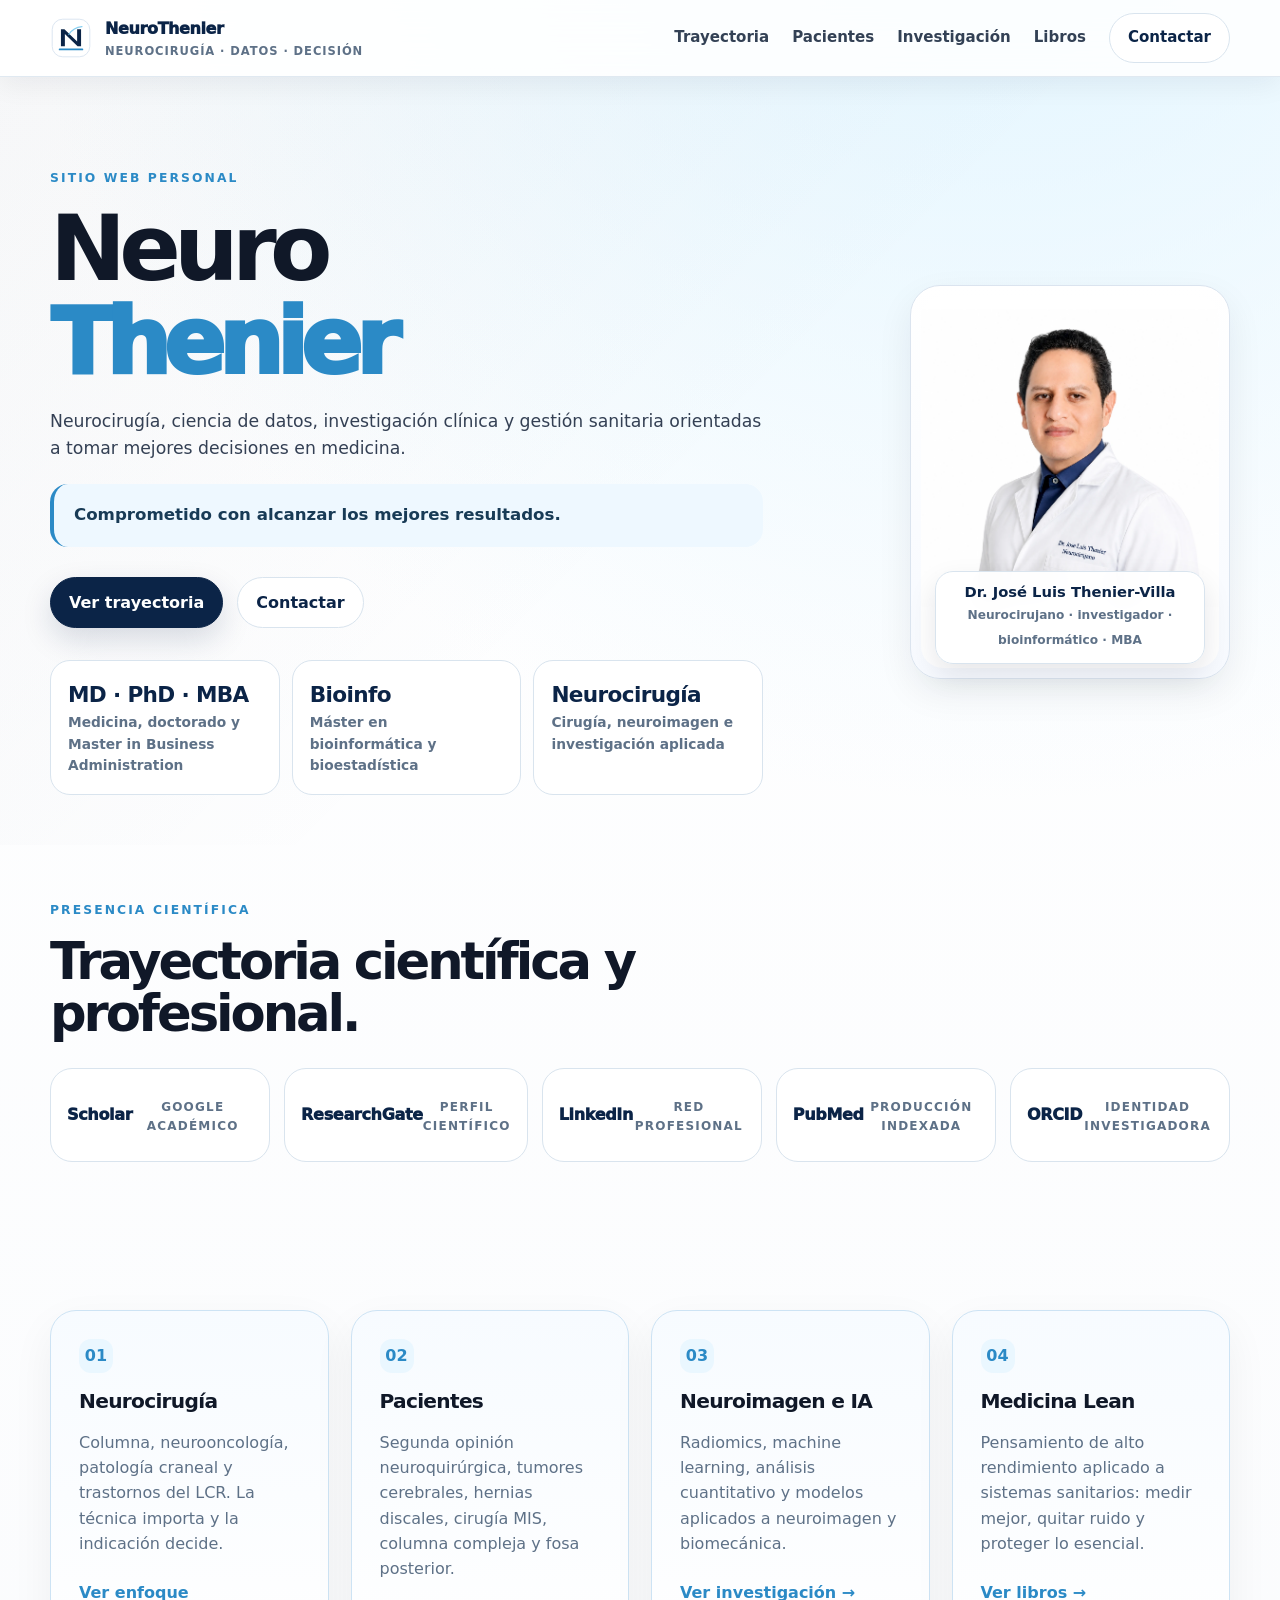
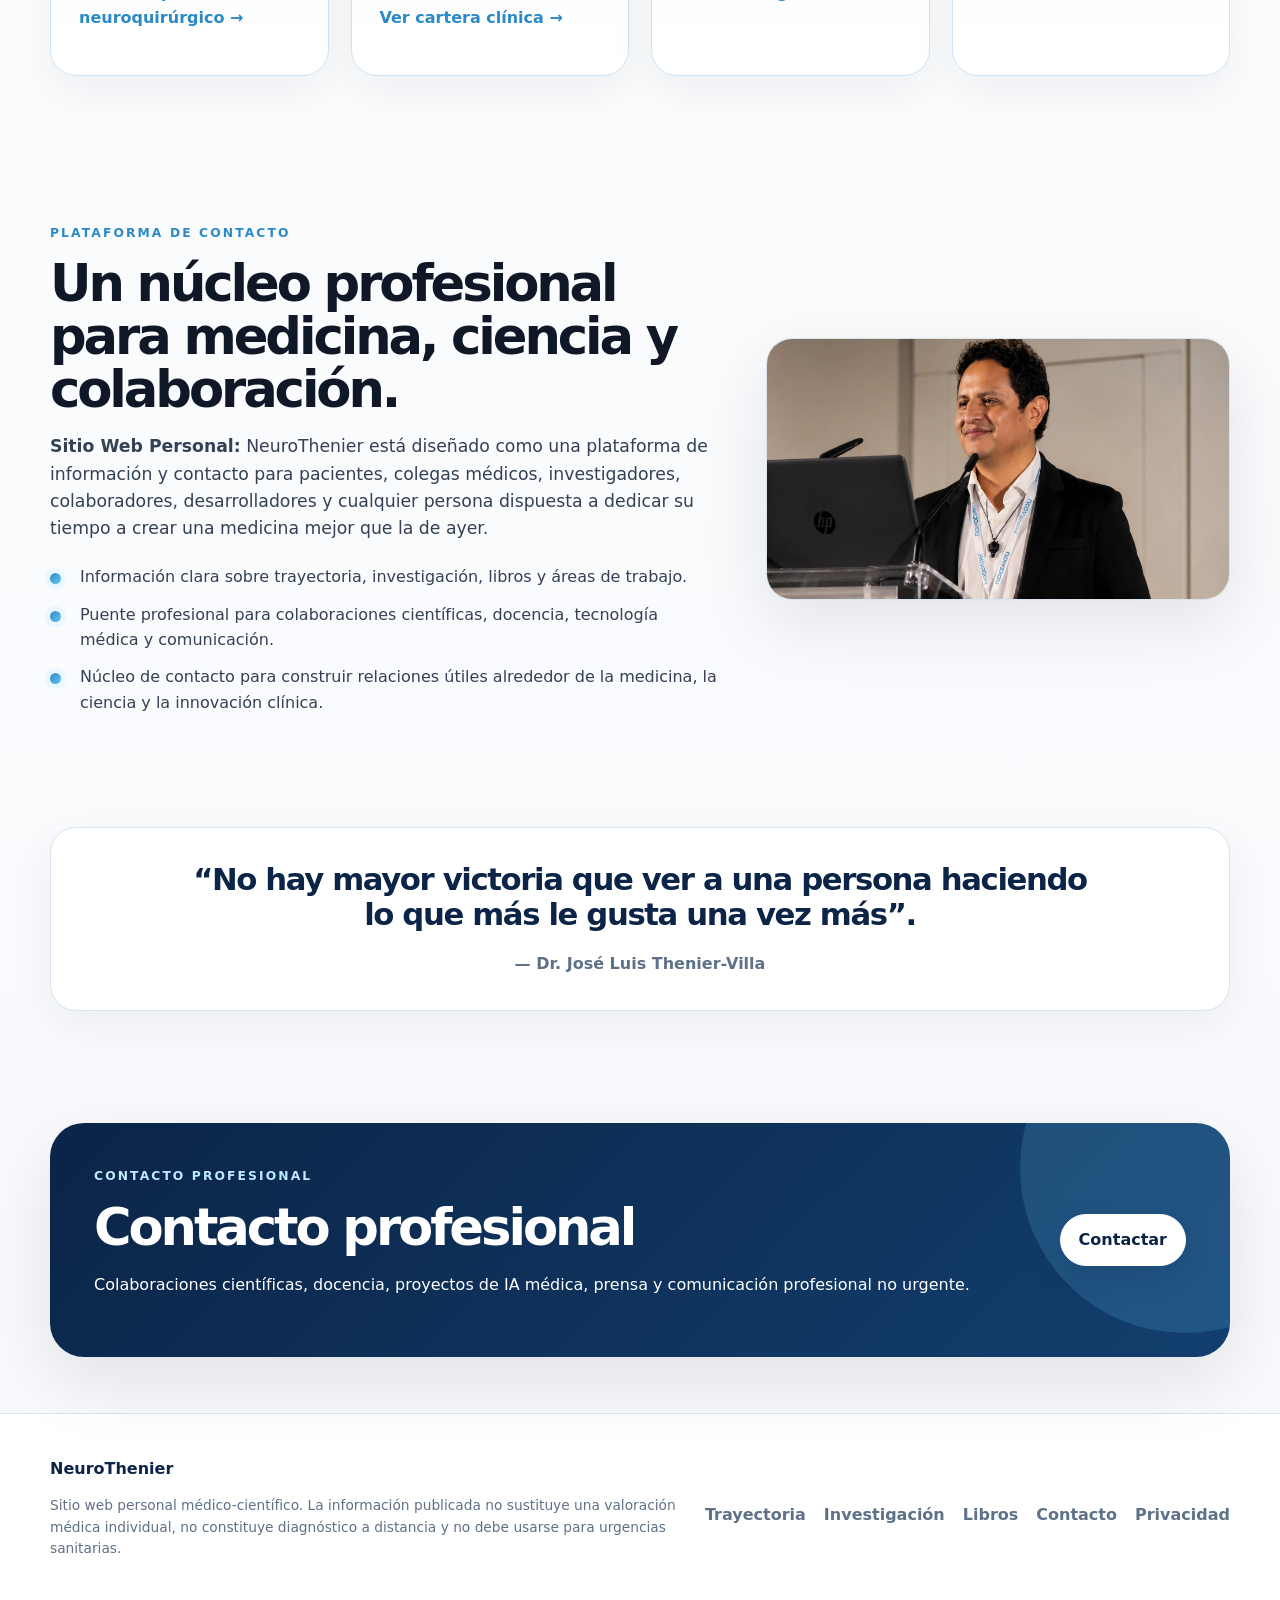
<file: index.html>
<!DOCTYPE html><html lang="es"> <head><meta charset="UTF-8"><meta name="viewport" content="width=device-width, initial-scale=1.0"><title>NeuroThenier — Neurocirugía, ciencia de datos y criterio clínico</title><meta name="description" content="Sitio web personal del Dr. José Luis Thenier-Villa: neurocirugía, investigación, bioinformática, MBA y pensamiento clínico aplicado."><link rel="canonical" href="https://neurothenier.com/"><link rel="icon" href="/favicon.svg" type="image/svg+xml"><meta property="og:type" content="website"><meta property="og:title" content="NeuroThenier — Neurocirugía, ciencia de datos y criterio clínico"><meta property="og:description" content="Sitio web personal del Dr. José Luis Thenier-Villa: neurocirugía, investigación, bioinformática, MBA y pensamiento clínico aplicado."><meta property="og:url" content="https://neurothenier.com/"><meta property="og:image" content="https://neurothenier.com/assets/og-neurothenier.jpg"><meta name="twitter:card" content="summary_large_image"><script type="application/ld+json">{"@context":"https://schema.org","@type":"Person","name":"Dr. José Luis Thenier-Villa","alternateName":"NeuroThenier","jobTitle":"Neurocirujano","url":"https://neurothenier.com","image":"https://neurothenier.com/assets/jose-luis-thenier-profile.webp","knowsAbout":["Neurocirugía","Bioinformática","Bioestadística","Neuroimagen","Machine Learning","Cirugía de columna","Neurooncología","Gestión sanitaria","MBA","Dinámica de fluidos computacional"],"sameAs":["https://scholar.google.com/citations?user=HsTThs4AAAAJ&hl=es","https://www.researchgate.net/profile/Jose-Thenier-Villa","https://www.linkedin.com/in/jose-luis-thenier-villa-0b798397/","https://pubmed.ncbi.nlm.nih.gov/?term=Thenier-Villa+JL&cauthor_id=31351895","https://orcid.org/0000-0001-7012-6328"]}</script><link rel="stylesheet" href="/_astro/contacto.PSpHfiZK.css"></head> <body> <header class="site-header"> <div class="container nav"> <a class="brand" href="/" aria-label="NeuroThenier inicio"> <img src="/brand/neurothenier-mark.svg" width="42" height="42" alt=""> <span>NeuroThenier <small>neurocirugía · datos · decisión</small></span> </a> <nav class="nav-links" aria-label="Navegación principal"> <a href="/trayectoria/">Trayectoria</a> <a href="/pacientes/">Pacientes</a> <a href="/investigacion/">Investigación</a> <a href="/libros/">Libros</a> <a aria-label="Escribir a contacto@neurothenier.com" class="btn secondary" href="mailto:contacto@neurothenier.com?subject=Contacto%20desde%20NeuroThenier">Contactar</a> </nav> </div> </header> <main> <section class="hero"> <div class="container hero-grid"> <div class="hero-copy"> <p class="eyebrow">Sitio web personal</p> <h1 class="hero-title">Neuro<span>Thenier</span></h1> <p class="lead">Neurocirugía, ciencia de datos, investigación clínica y gestión sanitaria orientadas a tomar mejores decisiones en medicina.</p> <p class="motto">Comprometido con alcanzar los mejores resultados.</p> <div class="hero-actions"> <a class="btn" href="/trayectoria/">Ver trayectoria</a> <a aria-label="Escribir a contacto@neurothenier.com" class="btn secondary" href="mailto:contacto@neurothenier.com?subject=Contacto%20desde%20NeuroThenier">Contactar</a> </div> <div class="stats" aria-label="Resumen profesional"> <div class="stat"><strong>MD · PhD · MBA</strong><span>Medicina, doctorado y Master in Business Administration</span></div> <div class="stat"><strong>Bioinfo</strong><span>Máster en bioinformática y bioestadística</span></div> <div class="stat"><strong>Neurocirugía</strong><span>Cirugía, neuroimagen e investigación aplicada</span></div> </div> </div> <aside class="hero-photo compact-photo"> <img src="/assets/jose-luis-thenier-profile.webp" alt="Dr. José Luis Thenier-Villa" width="1254" height="1254"> <div class="signature-card"><strong>Dr. José Luis Thenier-Villa</strong><span>Neurocirujano · investigador · bioinformático · MBA</span></div> </aside> </div> </section> <section class="section-tight"> <div class="container"> <p class="eyebrow">Presencia científica</p> <h2 class="two-line">Trayectoria científica y profesional.</h2> <div class="logo-strip" aria-label="Perfiles y fuentes científicas"> <a class="logo-tile" href="https://scholar.google.com/citations?user=HsTThs4AAAAJ&hl=es" target="_blank" rel="noopener noreferrer">Scholar<span>Google Académico</span></a><a class="logo-tile" href="https://www.researchgate.net/profile/Jose-Thenier-Villa" target="_blank" rel="noopener noreferrer">ResearchGate<span>Perfil científico</span></a><a class="logo-tile" href="https://www.linkedin.com/in/jose-luis-thenier-villa-0b798397/" target="_blank" rel="noopener noreferrer">LinkedIn<span>Red profesional</span></a><a class="logo-tile" href="https://pubmed.ncbi.nlm.nih.gov/?term=Thenier-Villa+JL&cauthor_id=31351895" target="_blank" rel="noopener noreferrer">PubMed<span>Producción indexada</span></a><a class="logo-tile" href="https://orcid.org/0000-0001-7012-6328" target="_blank" rel="noopener noreferrer">ORCID<span>Identidad investigadora</span></a> </div> </div> </section> <section class="section"> <div class="container grid grid-4"> <article class="card blue"><span class="number">01</span><h3>Neurocirugía</h3><p class="muted">Columna, neurooncología, patología craneal y trastornos del LCR. La técnica importa y la indicación decide.</p><p><a class="text-link" href="/neurocirugia/">Ver enfoque neuroquirúrgico →</a></p></article> <article class="card blue"><span class="number">02</span><h3>Pacientes</h3><p class="muted">Segunda opinión neuroquirúrgica, tumores cerebrales, hernias discales, cirugía MIS, columna compleja y fosa posterior.</p><p><a class="text-link" href="/pacientes/">Ver cartera clínica →</a></p></article> <article class="card blue"><span class="number">03</span><h3>Neuroimagen e IA</h3><p class="muted">Radiomics, machine learning, análisis cuantitativo y modelos aplicados a neuroimagen y biomecánica.</p><p><a class="text-link" href="/investigacion/">Ver investigación →</a></p></article> <article class="card blue"><span class="number">04</span><h3>Medicina Lean</h3><p class="muted">Pensamiento de alto rendimiento aplicado a sistemas sanitarios: medir mejor, quitar ruido y proteger lo esencial.</p><p><a class="text-link" href="/libros/">Ver libros →</a></p></article> </div> </section> <section class="section-tight"> <div class="container split split-image-right"> <div> <p class="eyebrow">Plataforma de contacto</p> <h2>Un núcleo profesional para medicina, ciencia y colaboración.</h2> <p class="lead"><strong>Sitio Web Personal:</strong> NeuroThenier está diseñado como una plataforma de información y contacto para pacientes, colegas médicos, investigadores, colaboradores, desarrolladores y cualquier persona dispuesta a dedicar su tiempo a crear una medicina mejor que la de ayer.</p> <ul class="list"> <li>Información clara sobre trayectoria, investigación, libros y áreas de trabajo.</li> <li>Puente profesional para colaboraciones científicas, docencia, tecnología médica y comunicación.</li> <li>Núcleo de contacto para construir relaciones útiles alrededor de la medicina, la ciencia y la innovación clínica.</li> </ul> </div> <div class="media media-portrait"><img src="/assets/homepage-collaboration-wide.webp" alt="Dr. José Luis Thenier-Villa en una ponencia profesional" width="1086" height="1448"></div> </div> </section> <section class="section-tight"> <div class="container"> <article class="card quote-block"> <p class="quote">“No hay mayor victoria que ver a una persona haciendo lo que más le gusta una vez más”.</p> <p class="quote-sign">— Dr. José Luis Thenier-Villa</p> </article> </div> </section> <section class="section-tight"> <div class="container cta"> <div> <p class="eyebrow" style="color:#bdeaff">Contacto profesional</p> <h2>Contacto profesional</h2> <p class="muted">Colaboraciones científicas, docencia, proyectos de IA médica, prensa y comunicación profesional no urgente.</p> </div> <a aria-label="Escribir a contacto@neurothenier.com" class="btn" href="mailto:contacto@neurothenier.com?subject=Contacto%20desde%20NeuroThenier">Contactar</a> </div> </section> </main> <footer class="footer"> <div class="container footer-grid"> <div> <strong style="color:#0B2447">NeuroThenier</strong> <p class="legal-note">Sitio web personal médico-científico. La información publicada no sustituye una valoración médica individual, no constituye diagnóstico a distancia y no debe usarse para urgencias sanitarias.</p> </div> <div class="footer-links"> <a href="/trayectoria/">Trayectoria</a> <a href="/investigacion/">Investigación</a> <a href="/libros/">Libros</a> <a aria-label="Escribir a contacto@neurothenier.com" href="mailto:contacto@neurothenier.com?subject=Contacto%20desde%20NeuroThenier">Contacto</a> <a href="/privacidad/">Privacidad</a> </div> </div> </footer> </body></html>
</file>
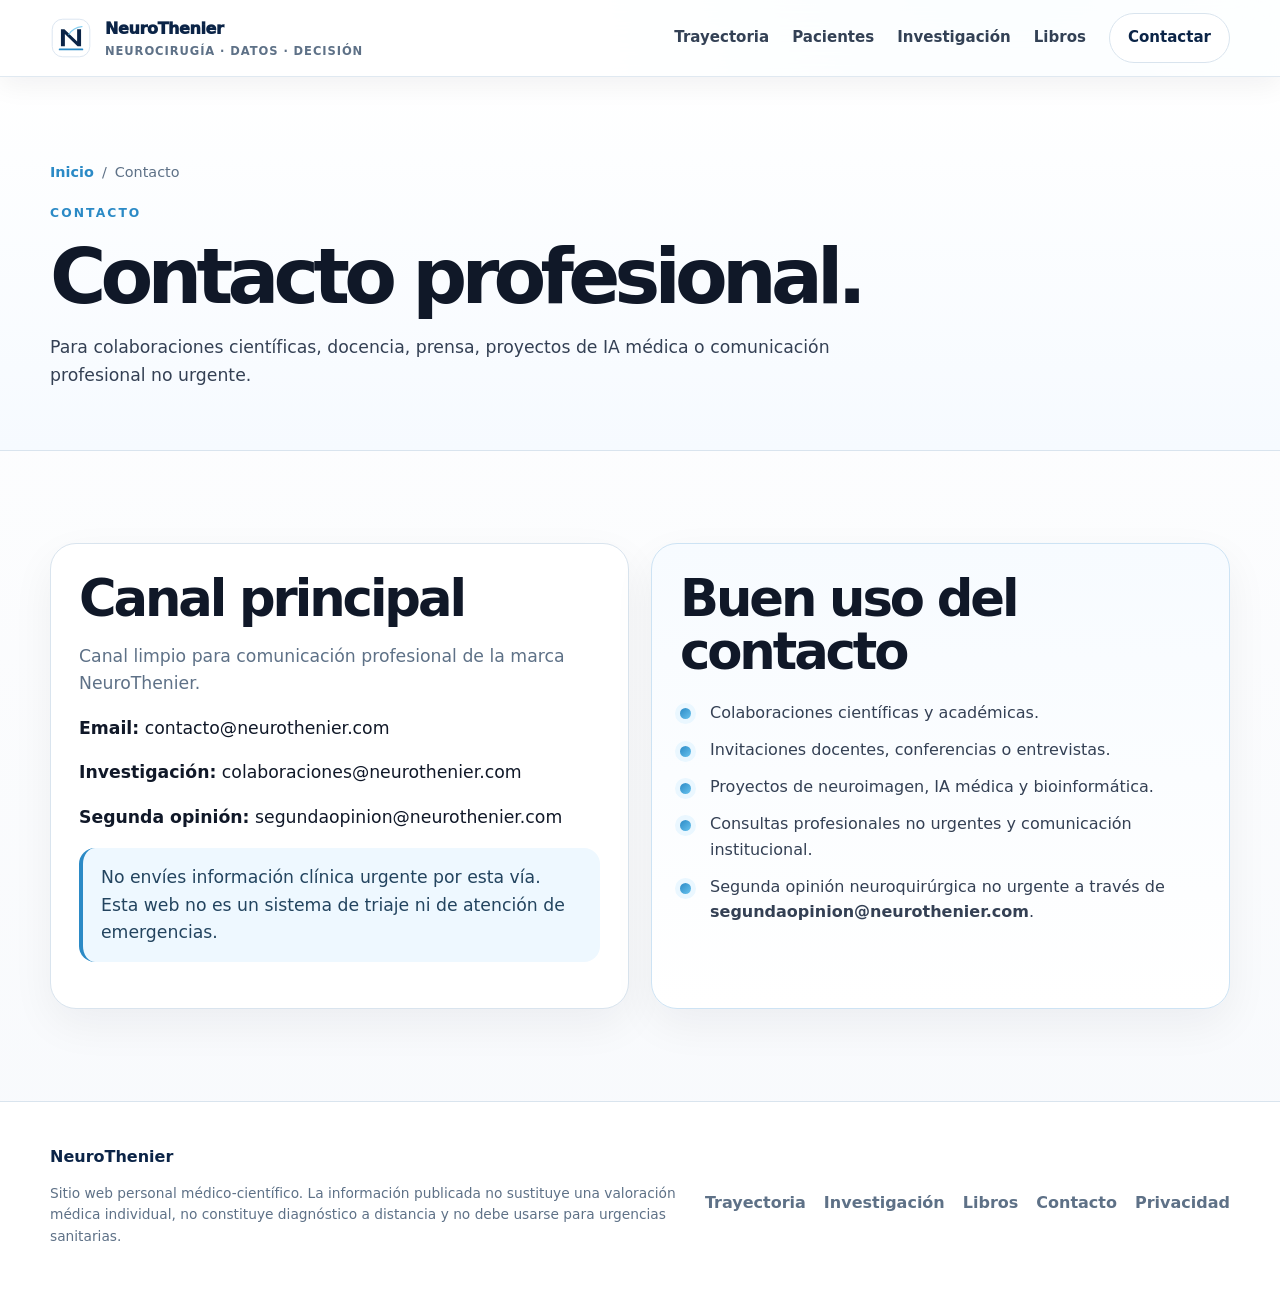
<file: contacto/index.html>
<!DOCTYPE html><html lang="es"> <head><meta charset="UTF-8"><meta name="viewport" content="width=device-width, initial-scale=1.0"><title>Contacto — NeuroThenier</title><meta name="description" content="Contacto profesional del Dr. José Luis Thenier-Villa para colaboración científica, docencia, prensa y proyectos médicos."><link rel="canonical" href="https://neurothenier.com/contacto/"><link rel="icon" href="/favicon.svg" type="image/svg+xml"><meta property="og:type" content="website"><meta property="og:title" content="Contacto — NeuroThenier"><meta property="og:description" content="Contacto profesional del Dr. José Luis Thenier-Villa para colaboración científica, docencia, prensa y proyectos médicos."><meta property="og:url" content="https://neurothenier.com/contacto/"><meta property="og:image" content="https://neurothenier.com/assets/og-neurothenier.jpg"><meta name="twitter:card" content="summary_large_image"><script type="application/ld+json">{"@context":"https://schema.org","@type":"Person","name":"Dr. José Luis Thenier-Villa","alternateName":"NeuroThenier","jobTitle":"Neurocirujano","url":"https://neurothenier.com","image":"https://neurothenier.com/assets/jose-luis-thenier-profile.webp","knowsAbout":["Neurocirugía","Bioinformática","Bioestadística","Neuroimagen","Machine Learning","Cirugía de columna","Neurooncología","Gestión sanitaria","MBA","Dinámica de fluidos computacional"],"sameAs":["https://scholar.google.com/citations?user=HsTThs4AAAAJ&hl=es","https://www.researchgate.net/profile/Jose-Thenier-Villa","https://www.linkedin.com/in/jose-luis-thenier-villa-0b798397/","https://pubmed.ncbi.nlm.nih.gov/?term=Thenier-Villa+JL&cauthor_id=31351895","https://orcid.org/0000-0001-7012-6328"]}</script><link rel="stylesheet" href="/_astro/contacto.PSpHfiZK.css"></head> <body> <header class="site-header"> <div class="container nav"> <a class="brand" href="/" aria-label="NeuroThenier inicio"> <img src="/brand/neurothenier-mark.svg" width="42" height="42" alt=""> <span>NeuroThenier <small>neurocirugía · datos · decisión</small></span> </a> <nav class="nav-links" aria-label="Navegación principal"> <a href="/trayectoria/">Trayectoria</a> <a href="/pacientes/">Pacientes</a> <a href="/investigacion/">Investigación</a> <a href="/libros/">Libros</a> <a aria-label="Escribir a contacto@neurothenier.com" class="btn secondary" href="mailto:contacto@neurothenier.com?subject=Contacto%20desde%20NeuroThenier">Contactar</a> </nav> </div> </header> <main> <section class="page-hero"> <div class="container"> <div class="breadcrumbs"><a href="/">Inicio</a><span>/</span><span>Contacto</span></div> <p class="eyebrow">Contacto</p> <h1>Contacto profesional.</h1> <p class="lead">Para colaboraciones científicas, docencia, prensa, proyectos de IA médica o comunicación profesional no urgente.</p> </div> </section> <section class="section"> <div class="container grid grid-2"> <div class="card contact-box"> <h2>Canal principal</h2> <p class="muted">Canal limpio para comunicación profesional de la marca NeuroThenier.</p> <p><strong>Email:</strong> <a aria-label="Escribir a contacto@neurothenier.com" href="mailto:contacto@neurothenier.com?subject=Contacto%20desde%20NeuroThenier">contacto@neurothenier.com</a></p> <p><strong>Investigación:</strong> <a aria-label="Escribir a colaboraciones@neurothenier.com" href="mailto:colaboraciones@neurothenier.com?subject=Colaboraci%C3%B3n%20de%20investigaci%C3%B3n%20-%20NeuroThenier">colaboraciones@neurothenier.com</a></p> <p><strong>Segunda opinión:</strong> <a aria-label="Escribir a segundaopinion@neurothenier.com" href="mailto:segundaopinion@neurothenier.com?subject=Segunda%20opini%C3%B3n%20neuroquir%C3%BArgica%20-%20NeuroThenier">segundaopinion@neurothenier.com</a></p> <p class="notice">No envíes información clínica urgente por esta vía. Esta web no es un sistema de triaje ni de atención de emergencias.</p> </div> <div class="card blue"> <h2>Buen uso del contacto</h2> <ul class="list"> <li>Colaboraciones científicas y académicas.</li> <li>Invitaciones docentes, conferencias o entrevistas.</li> <li>Proyectos de neuroimagen, IA médica y bioinformática.</li> <li>Consultas profesionales no urgentes y comunicación institucional.</li><li>Segunda opinión neuroquirúrgica no urgente a través de <strong>segundaopinion@neurothenier.com</strong>.</li> </ul> </div> </div> </section> </main> <footer class="footer"> <div class="container footer-grid"> <div> <strong style="color:#0B2447">NeuroThenier</strong> <p class="legal-note">Sitio web personal médico-científico. La información publicada no sustituye una valoración médica individual, no constituye diagnóstico a distancia y no debe usarse para urgencias sanitarias.</p> </div> <div class="footer-links"> <a href="/trayectoria/">Trayectoria</a> <a href="/investigacion/">Investigación</a> <a href="/libros/">Libros</a> <a aria-label="Escribir a contacto@neurothenier.com" href="mailto:contacto@neurothenier.com?subject=Contacto%20desde%20NeuroThenier">Contacto</a> <a href="/privacidad/">Privacidad</a> </div> </div> </footer> </body></html>
</file>
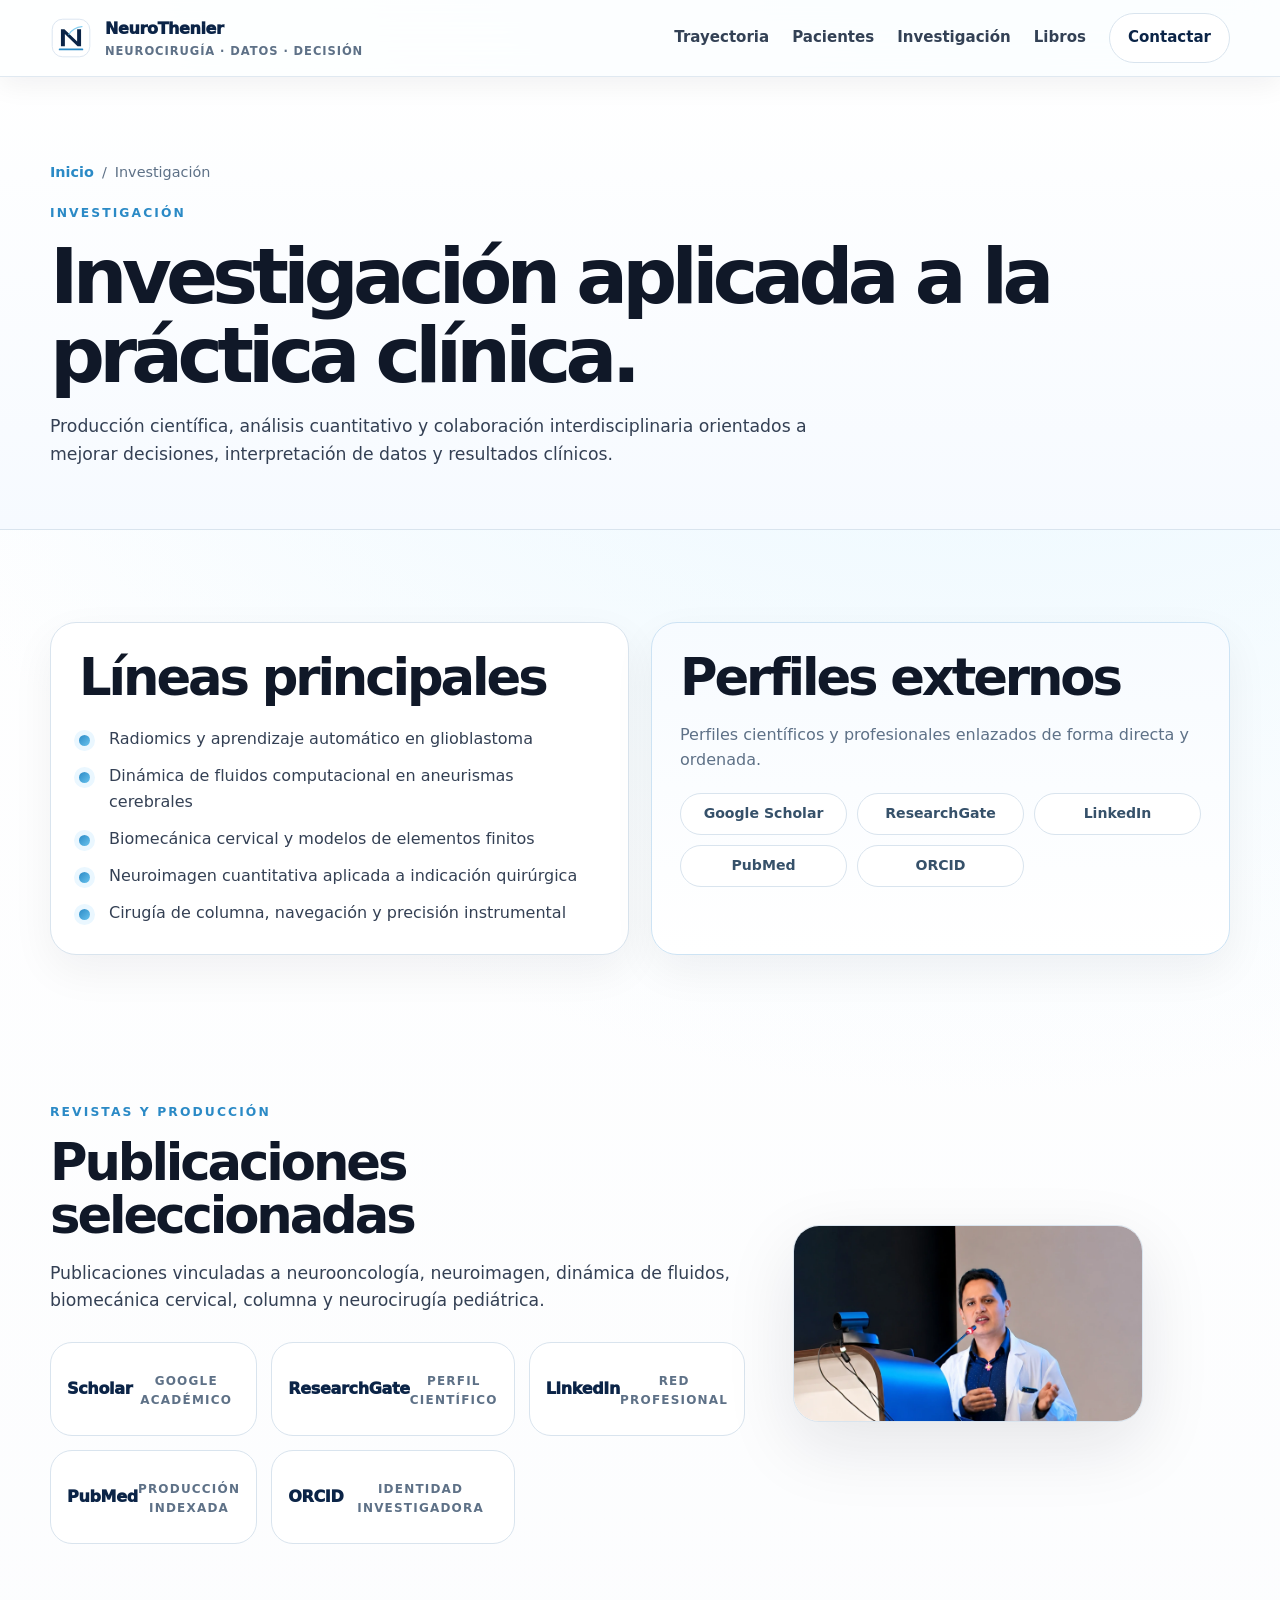
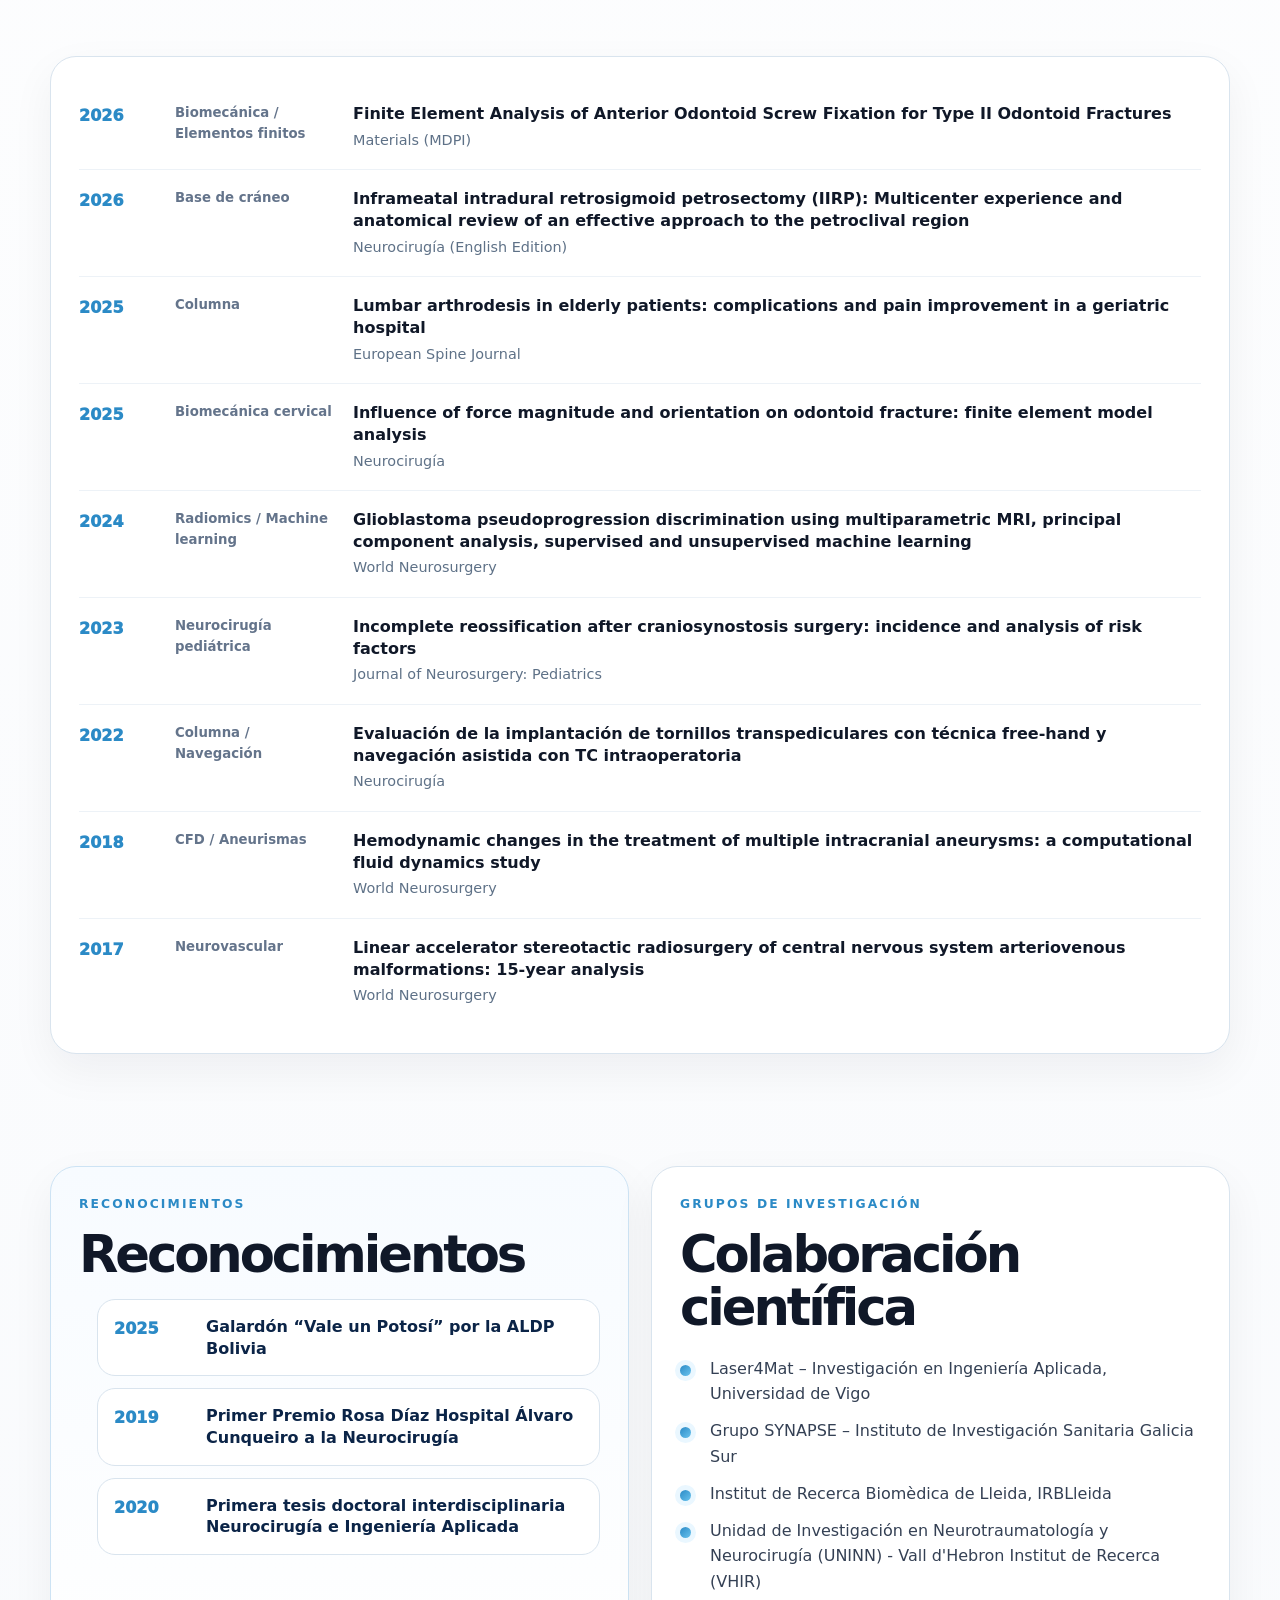
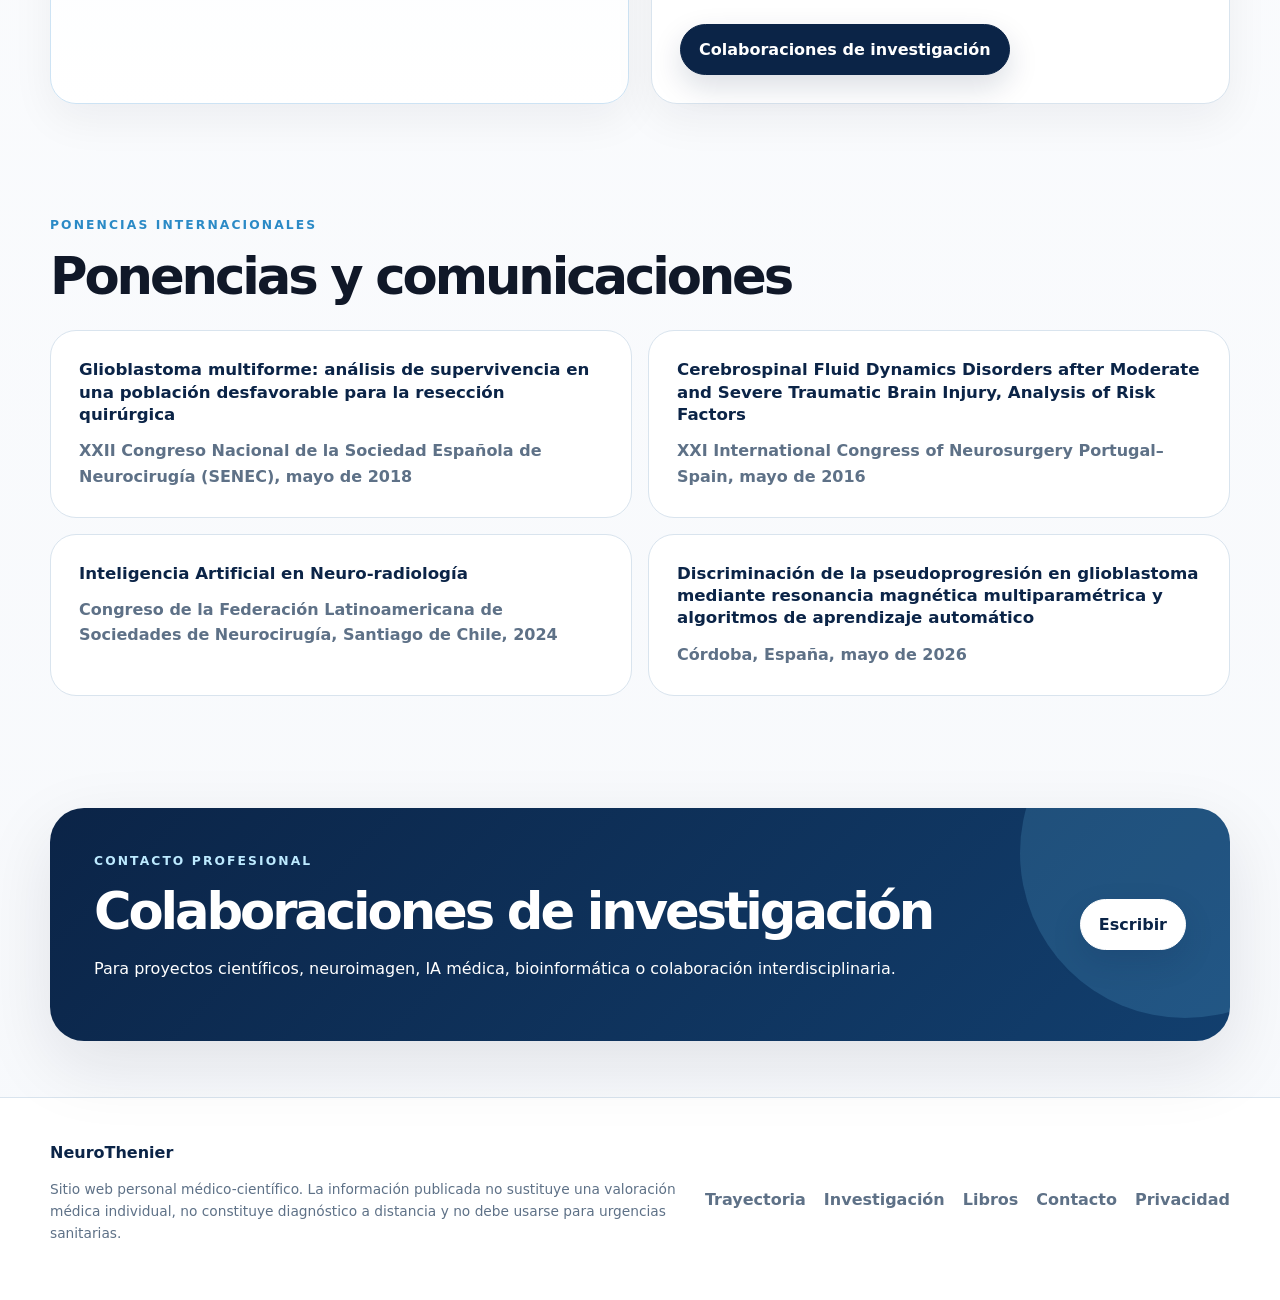
<file: investigacion/index.html>
<!DOCTYPE html><html lang="es"> <head><meta charset="UTF-8"><meta name="viewport" content="width=device-width, initial-scale=1.0"><title>Investigación — NeuroThenier</title><meta name="description" content="Publicaciones, líneas de investigación, reconocimientos y colaboraciones científicas del Dr. José Luis Thenier-Villa."><link rel="canonical" href="https://neurothenier.com/investigacion/"><link rel="icon" href="/favicon.svg" type="image/svg+xml"><meta property="og:type" content="website"><meta property="og:title" content="Investigación — NeuroThenier"><meta property="og:description" content="Publicaciones, líneas de investigación, reconocimientos y colaboraciones científicas del Dr. José Luis Thenier-Villa."><meta property="og:url" content="https://neurothenier.com/investigacion/"><meta property="og:image" content="https://neurothenier.com/assets/og-neurothenier.jpg"><meta name="twitter:card" content="summary_large_image"><script type="application/ld+json">{"@context":"https://schema.org","@type":"Person","name":"Dr. José Luis Thenier-Villa","alternateName":"NeuroThenier","jobTitle":"Neurocirujano","url":"https://neurothenier.com","image":"https://neurothenier.com/assets/jose-luis-thenier-profile.webp","knowsAbout":["Neurocirugía","Bioinformática","Bioestadística","Neuroimagen","Machine Learning","Cirugía de columna","Neurooncología","Gestión sanitaria","MBA","Dinámica de fluidos computacional"],"sameAs":["https://scholar.google.com/citations?user=HsTThs4AAAAJ&hl=es","https://www.researchgate.net/profile/Jose-Thenier-Villa","https://www.linkedin.com/in/jose-luis-thenier-villa-0b798397/","https://pubmed.ncbi.nlm.nih.gov/?term=Thenier-Villa+JL&cauthor_id=31351895","https://orcid.org/0000-0001-7012-6328"]}</script><link rel="stylesheet" href="/_astro/contacto.PSpHfiZK.css"></head> <body> <header class="site-header"> <div class="container nav"> <a class="brand" href="/" aria-label="NeuroThenier inicio"> <img src="/brand/neurothenier-mark.svg" width="42" height="42" alt=""> <span>NeuroThenier <small>neurocirugía · datos · decisión</small></span> </a> <nav class="nav-links" aria-label="Navegación principal"> <a href="/trayectoria/">Trayectoria</a> <a href="/pacientes/">Pacientes</a> <a href="/investigacion/">Investigación</a> <a href="/libros/">Libros</a> <a aria-label="Escribir a contacto@neurothenier.com" class="btn secondary" href="mailto:contacto@neurothenier.com?subject=Contacto%20desde%20NeuroThenier">Contactar</a> </nav> </div> </header> <main> <section class="page-hero"> <div class="container"> <div class="breadcrumbs"><a href="/">Inicio</a><span>/</span><span>Investigación</span></div> <p class="eyebrow">Investigación</p> <h1>Investigación aplicada a la práctica clínica.</h1> <p class="lead">Producción científica, análisis cuantitativo y colaboración interdisciplinaria orientados a mejorar decisiones, interpretación de datos y resultados clínicos.</p> </div> </section> <section class="section"> <div class="container grid grid-2"> <article class="card"> <h2>Líneas principales</h2> <ul class="list"> <li>Radiomics y aprendizaje automático en glioblastoma</li><li>Dinámica de fluidos computacional en aneurismas cerebrales</li><li>Biomecánica cervical y modelos de elementos finitos</li><li>Neuroimagen cuantitativa aplicada a indicación quirúrgica</li><li>Cirugía de columna, navegación y precisión instrumental</li> </ul> </article> <article class="card blue"> <h2>Perfiles externos</h2> <p class="muted">Perfiles científicos y profesionales enlazados de forma directa y ordenada.</p> <div class="badges link-badges research-profile-links"> <a class="badge" href="https://scholar.google.com/citations?user=HsTThs4AAAAJ&hl=es" target="_blank" rel="noopener noreferrer">Google Scholar</a> <a class="badge" href="https://www.researchgate.net/profile/Jose-Thenier-Villa" target="_blank" rel="noopener noreferrer">ResearchGate</a> <a class="badge" href="https://www.linkedin.com/in/jose-luis-thenier-villa-0b798397/" target="_blank" rel="noopener noreferrer">LinkedIn</a> <a class="badge" href="https://pubmed.ncbi.nlm.nih.gov/?term=Thenier-Villa+JL&cauthor_id=31351895" target="_blank" rel="noopener noreferrer">PubMed</a> <a class="badge" href="https://orcid.org/0000-0001-7012-6328" target="_blank" rel="noopener noreferrer">ORCID</a> </div> </article> </div> </section> <section class="section-tight"> <div class="container split research-split-wide research-image-breathe"> <div> <p class="eyebrow">Revistas y producción</p> <h2>Publicaciones seleccionadas</h2> <p class="lead">Publicaciones vinculadas a neurooncología, neuroimagen, dinámica de fluidos, biomecánica cervical, columna y neurocirugía pediátrica.</p> <div class="logo-strip" aria-label="Perfiles y fuentes científicas"> <a class="logo-tile" href="https://scholar.google.com/citations?user=HsTThs4AAAAJ&hl=es" target="_blank" rel="noopener noreferrer">Scholar<span>Google Académico</span></a><a class="logo-tile" href="https://www.researchgate.net/profile/Jose-Thenier-Villa" target="_blank" rel="noopener noreferrer">ResearchGate<span>Perfil científico</span></a><a class="logo-tile" href="https://www.linkedin.com/in/jose-luis-thenier-villa-0b798397/" target="_blank" rel="noopener noreferrer">LinkedIn<span>Red profesional</span></a><a class="logo-tile" href="https://pubmed.ncbi.nlm.nih.gov/?term=Thenier-Villa+JL&cauthor_id=31351895" target="_blank" rel="noopener noreferrer">PubMed<span>Producción indexada</span></a><a class="logo-tile" href="https://orcid.org/0000-0001-7012-6328" target="_blank" rel="noopener noreferrer">ORCID<span>Identidad investigadora</span></a> </div> </div> <div class="media media-research"><img src="/assets/research-presentation-wide.webp" alt="Dr. José Luis Thenier-Villa presentando investigación" width="1025" height="1535"></div> </div> </section> <section class="section-tight"> <div class="container"> <div class="publication-list card"> <article class="publication"> <span class="year">2026</span> <span class="type">Biomecánica / Elementos finitos</span> <div><strong>Finite Element Analysis of Anterior Odontoid Screw Fixation for Type II Odontoid Fractures</strong><span class="venue">Materials (MDPI)</span></div> </article><article class="publication"> <span class="year">2026</span> <span class="type">Base de cráneo</span> <div><strong>Inframeatal intradural retrosigmoid petrosectomy (IIRP): Multicenter experience and anatomical review of an effective approach to the petroclival region</strong><span class="venue">Neurocirugía (English Edition)</span></div> </article><article class="publication"> <span class="year">2025</span> <span class="type">Columna</span> <div><strong>Lumbar arthrodesis in elderly patients: complications and pain improvement in a geriatric hospital</strong><span class="venue">European Spine Journal</span></div> </article><article class="publication"> <span class="year">2025</span> <span class="type">Biomecánica cervical</span> <div><strong>Influence of force magnitude and orientation on odontoid fracture: finite element model analysis</strong><span class="venue">Neurocirugía</span></div> </article><article class="publication"> <span class="year">2024</span> <span class="type">Radiomics / Machine learning</span> <div><strong>Glioblastoma pseudoprogression discrimination using multiparametric MRI, principal component analysis, supervised and unsupervised machine learning</strong><span class="venue">World Neurosurgery</span></div> </article><article class="publication"> <span class="year">2023</span> <span class="type">Neurocirugía pediátrica</span> <div><strong>Incomplete reossification after craniosynostosis surgery: incidence and analysis of risk factors</strong><span class="venue">Journal of Neurosurgery: Pediatrics</span></div> </article><article class="publication"> <span class="year">2022</span> <span class="type">Columna / Navegación</span> <div><strong>Evaluación de la implantación de tornillos transpediculares con técnica free-hand y navegación asistida con TC intraoperatoria</strong><span class="venue">Neurocirugía</span></div> </article><article class="publication"> <span class="year">2018</span> <span class="type">CFD / Aneurismas</span> <div><strong>Hemodynamic changes in the treatment of multiple intracranial aneurysms: a computational fluid dynamics study</strong><span class="venue">World Neurosurgery</span></div> </article><article class="publication"> <span class="year">2017</span> <span class="type">Neurovascular</span> <div><strong>Linear accelerator stereotactic radiosurgery of central nervous system arteriovenous malformations: 15-year analysis</strong><span class="venue">World Neurosurgery</span></div> </article> </div> </div> </section> <section class="section-tight"> <div class="container grid grid-2"> <article class="card blue"> <p class="eyebrow">Reconocimientos</p> <h2>Reconocimientos</h2> <div class="mini-list"> <div class="mini-row"><span>2025</span><strong>Galardón “Vale un Potosí” por la ALDP Bolivia</strong></div><div class="mini-row"><span>2019</span><strong>Primer Premio Rosa Díaz Hospital Álvaro Cunqueiro a la Neurocirugía</strong></div><div class="mini-row"><span>2020</span><strong>Primera tesis doctoral interdisciplinaria Neurocirugía e Ingeniería Aplicada</strong></div> </div> </article> <article class="card"> <p class="eyebrow">Grupos de investigación</p> <h2>Colaboración científica</h2> <ul class="list"> <li>Laser4Mat – Investigación en Ingeniería Aplicada, Universidad de Vigo</li><li>Grupo SYNAPSE – Instituto de Investigación Sanitaria Galicia Sur</li><li>Institut de Recerca Biomèdica de Lleida, IRBLleida</li><li>Unidad de Investigación en Neurotraumatología y Neurocirugía (UNINN) - Vall d'Hebron Institut de Recerca (VHIR)</li> </ul> <div class="hero-actions"><a class="btn" href="mailto:colaboraciones@neurothenier.com?subject=Colaboraci%C3%B3n%20de%20investigaci%C3%B3n%20-%20NeuroThenier" aria-label="Escribir a colaboraciones@neurothenier.com">Colaboraciones de investigación</a></div> </article> </div> </section> <section class="section-tight"> <div class="container"> <p class="eyebrow">Ponencias internacionales</p> <h2>Ponencias y comunicaciones</h2> <div class="talk-grid"> <article class="card clean talk-card"> <strong>Glioblastoma multiforme: análisis de supervivencia en una población desfavorable para la resección quirúrgica</strong> <span>XXII Congreso Nacional de la Sociedad Española de Neurocirugía (SENEC), mayo de 2018</span> </article><article class="card clean talk-card"> <strong>Cerebrospinal Fluid Dynamics Disorders after Moderate and Severe Traumatic Brain Injury, Analysis of Risk Factors</strong> <span>XXI International Congress of Neurosurgery Portugal–Spain, mayo de 2016</span> </article><article class="card clean talk-card"> <strong>Inteligencia Artificial en Neuro-radiología</strong> <span>Congreso de la Federación Latinoamericana de Sociedades de Neurocirugía, Santiago de Chile, 2024</span> </article><article class="card clean talk-card"> <strong>Discriminación de la pseudoprogresión en glioblastoma mediante resonancia magnética multiparamétrica y algoritmos de aprendizaje automático</strong> <span>Córdoba, España, mayo de 2026</span> </article> </div> </div> </section> <section class="section-tight"> <div class="container cta"> <div> <p class="eyebrow" style="color:#bdeaff">Contacto profesional</p> <h2>Colaboraciones de investigación</h2> <p class="muted">Para proyectos científicos, neuroimagen, IA médica, bioinformática o colaboración interdisciplinaria.</p> </div> <a class="btn" href="mailto:colaboraciones@neurothenier.com?subject=Colaboraci%C3%B3n%20de%20investigaci%C3%B3n%20-%20NeuroThenier" aria-label="Escribir a colaboraciones@neurothenier.com">Escribir</a> </div> </section> </main> <footer class="footer"> <div class="container footer-grid"> <div> <strong style="color:#0B2447">NeuroThenier</strong> <p class="legal-note">Sitio web personal médico-científico. La información publicada no sustituye una valoración médica individual, no constituye diagnóstico a distancia y no debe usarse para urgencias sanitarias.</p> </div> <div class="footer-links"> <a href="/trayectoria/">Trayectoria</a> <a href="/investigacion/">Investigación</a> <a href="/libros/">Libros</a> <a aria-label="Escribir a contacto@neurothenier.com" href="mailto:contacto@neurothenier.com?subject=Contacto%20desde%20NeuroThenier">Contacto</a> <a href="/privacidad/">Privacidad</a> </div> </div> </footer> </body></html>
</file>
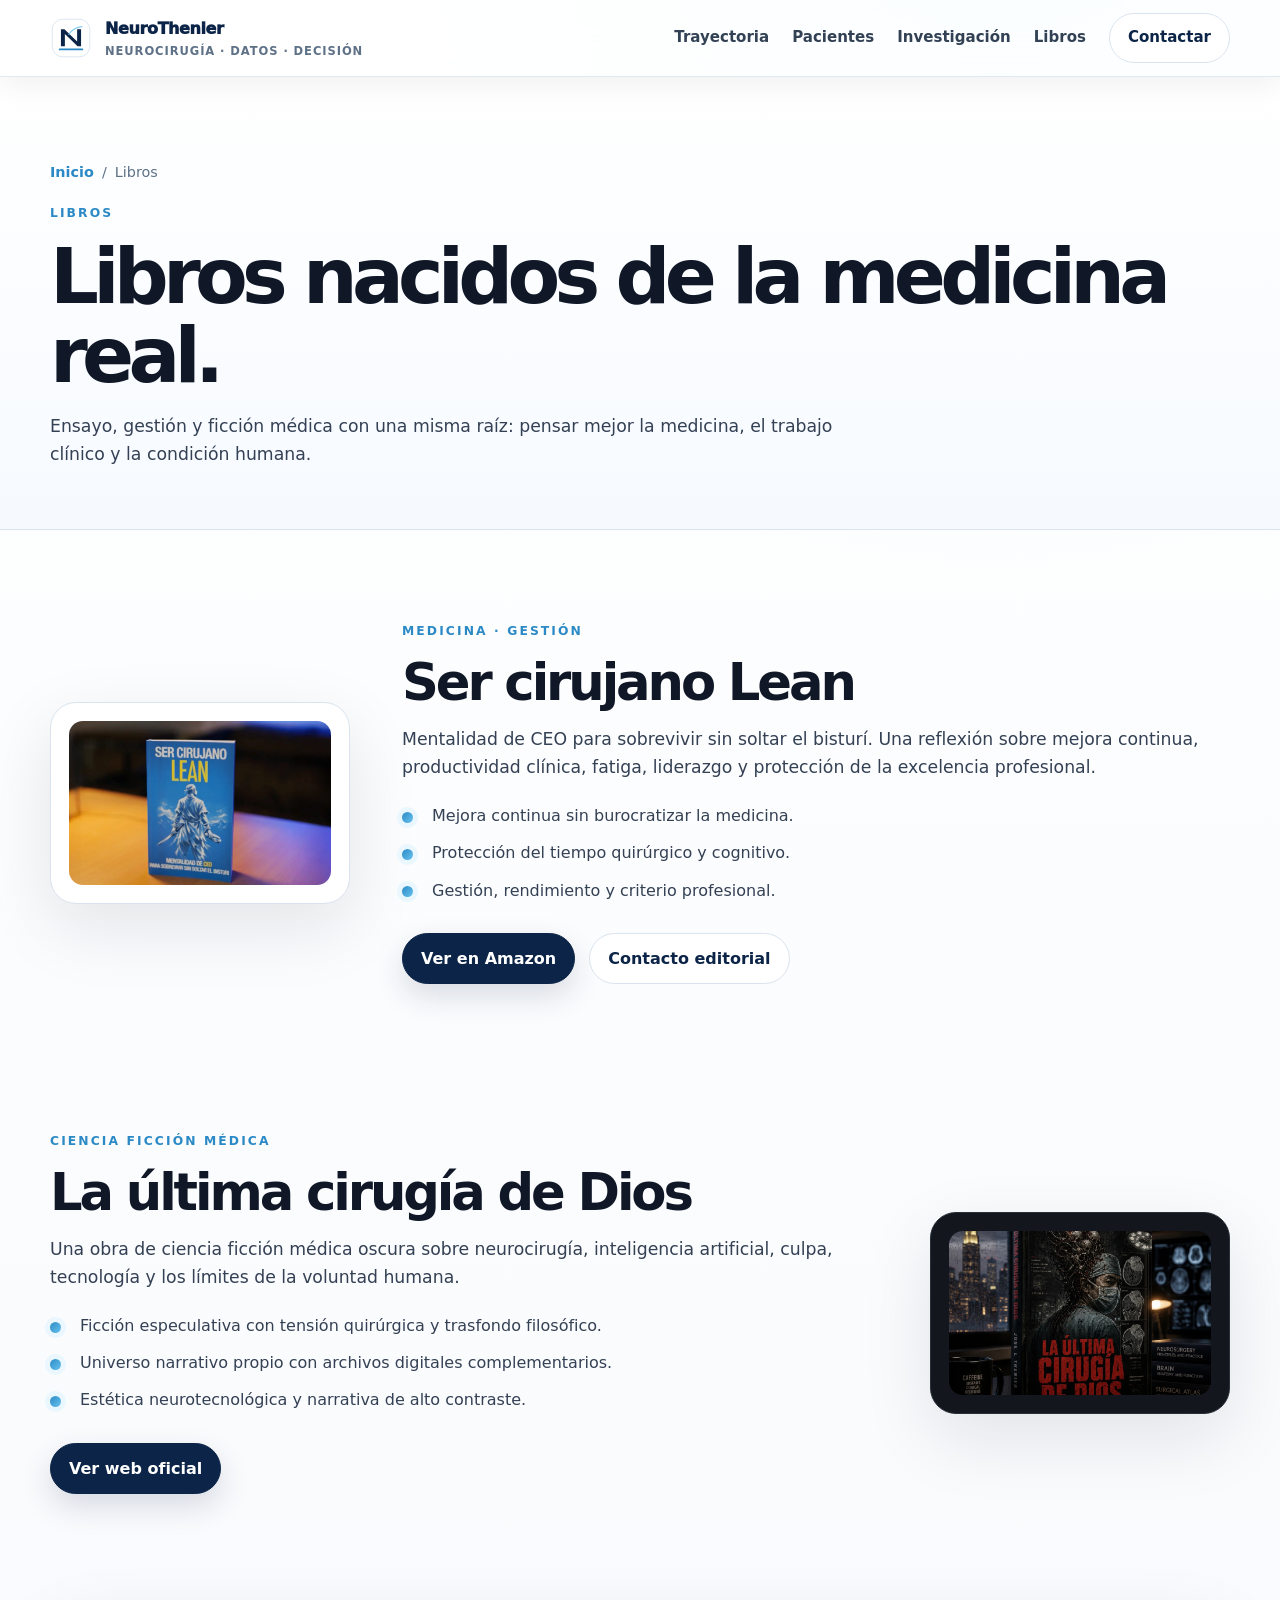
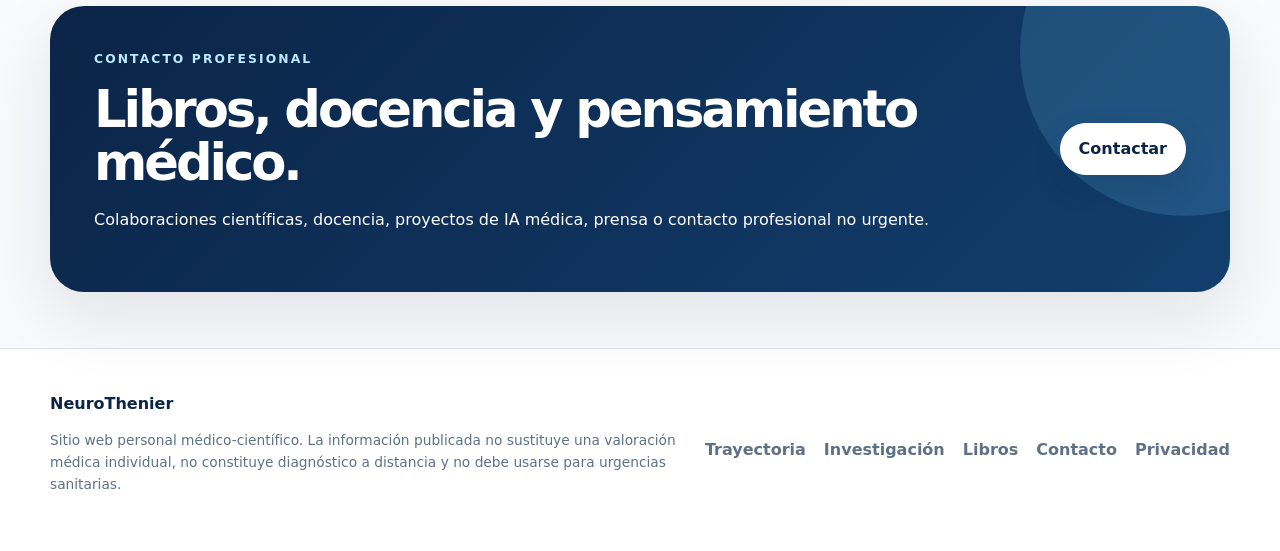
<file: libros/index.html>
<!DOCTYPE html><html lang="es"> <head><meta charset="UTF-8"><meta name="viewport" content="width=device-width, initial-scale=1.0"><title>Libros — NeuroThenier</title><meta name="description" content="Libros, pensamiento médico y ficción científica del Dr. José Luis Thenier-Villa."><link rel="canonical" href="https://neurothenier.com/libros/"><link rel="icon" href="/favicon.svg" type="image/svg+xml"><meta property="og:type" content="website"><meta property="og:title" content="Libros — NeuroThenier"><meta property="og:description" content="Libros, pensamiento médico y ficción científica del Dr. José Luis Thenier-Villa."><meta property="og:url" content="https://neurothenier.com/libros/"><meta property="og:image" content="https://neurothenier.com/assets/og-neurothenier.jpg"><meta name="twitter:card" content="summary_large_image"><script type="application/ld+json">{"@context":"https://schema.org","@type":"Person","name":"Dr. José Luis Thenier-Villa","alternateName":"NeuroThenier","jobTitle":"Neurocirujano","url":"https://neurothenier.com","image":"https://neurothenier.com/assets/jose-luis-thenier-profile.webp","knowsAbout":["Neurocirugía","Bioinformática","Bioestadística","Neuroimagen","Machine Learning","Cirugía de columna","Neurooncología","Gestión sanitaria","MBA","Dinámica de fluidos computacional"],"sameAs":["https://scholar.google.com/citations?user=HsTThs4AAAAJ&hl=es","https://www.researchgate.net/profile/Jose-Thenier-Villa","https://www.linkedin.com/in/jose-luis-thenier-villa-0b798397/","https://pubmed.ncbi.nlm.nih.gov/?term=Thenier-Villa+JL&cauthor_id=31351895","https://orcid.org/0000-0001-7012-6328"]}</script><link rel="stylesheet" href="/_astro/contacto.PSpHfiZK.css"></head> <body> <header class="site-header"> <div class="container nav"> <a class="brand" href="/" aria-label="NeuroThenier inicio"> <img src="/brand/neurothenier-mark.svg" width="42" height="42" alt=""> <span>NeuroThenier <small>neurocirugía · datos · decisión</small></span> </a> <nav class="nav-links" aria-label="Navegación principal"> <a href="/trayectoria/">Trayectoria</a> <a href="/pacientes/">Pacientes</a> <a href="/investigacion/">Investigación</a> <a href="/libros/">Libros</a> <a aria-label="Escribir a contacto@neurothenier.com" class="btn secondary" href="mailto:contacto@neurothenier.com?subject=Contacto%20desde%20NeuroThenier">Contactar</a> </nav> </div> </header> <main> <section class="page-hero"> <div class="container"> <div class="breadcrumbs"><a href="/">Inicio</a><span>/</span><span>Libros</span></div> <p class="eyebrow">Libros</p> <h1>Libros nacidos de la medicina real.</h1> <p class="lead">Ensayo, gestión y ficción médica con una misma raíz: pensar mejor la medicina, el trabajo clínico y la condición humana.</p> </div> </section> <section class="section"> <div class="container book book-wide"> <div class="media media-book"><img class="book-art" src="/assets/ser-cirujano-lean.webp" alt="Ser cirujano Lean" width="900" height="1125"></div> <div> <p class="eyebrow">Medicina · Gestión</p> <h2>Ser cirujano Lean</h2> <p class="lead">Mentalidad de CEO para sobrevivir sin soltar el bisturí. Una reflexión sobre mejora continua, productividad clínica, fatiga, liderazgo y protección de la excelencia profesional.</p> <ul class="list"> <li>Mejora continua sin burocratizar la medicina.</li> <li>Protección del tiempo quirúrgico y cognitivo.</li> <li>Gestión, rendimiento y criterio profesional.</li> </ul> <div class="hero-actions"><a class="btn" href="https://www.amazon.es/Ser-cirujano-Lean-Mentalidad-sobrevivir/dp/B0GM2L2P7D/" target="_blank" rel="noopener noreferrer">Ver en Amazon</a><a aria-label="Escribir a contacto@neurothenier.com" class="btn secondary" href="mailto:contacto@neurothenier.com?subject=Contacto%20desde%20NeuroThenier">Contacto editorial</a></div> </div> </div> </section> <section class="section-tight"> <div class="container book reverse-book book-wide"> <div> <p class="eyebrow">Ciencia ficción médica</p> <h2>La última cirugía de Dios</h2> <p class="lead">Una obra de ciencia ficción médica oscura sobre neurocirugía, inteligencia artificial, culpa, tecnología y los límites de la voluntad humana.</p> <ul class="list"> <li>Ficción especulativa con tensión quirúrgica y trasfondo filosófico.</li> <li>Universo narrativo propio con archivos digitales complementarios.</li> <li>Estética neurotecnológica y narrativa de alto contraste.</li> </ul> <div class="hero-actions"><a class="btn" href="https://laultimacirugiadedios.com/" target="_blank" rel="noopener noreferrer">Ver web oficial</a></div> </div> <div class="media media-book dark-book"><img class="book-art" src="/assets/ultima-cirugia-dios.webp" alt="La última cirugía de Dios" width="900" height="1125"></div> </div> </section> <section class="section-tight"> <div class="container cta"> <div> <p class="eyebrow" style="color:#bdeaff">Contacto profesional</p> <h2>Libros, docencia y pensamiento médico.</h2> <p class="muted">Colaboraciones científicas, docencia, proyectos de IA médica, prensa o contacto profesional no urgente.</p> </div> <a aria-label="Escribir a contacto@neurothenier.com" class="btn" href="mailto:contacto@neurothenier.com?subject=Contacto%20desde%20NeuroThenier">Contactar</a> </div> </section> </main> <footer class="footer"> <div class="container footer-grid"> <div> <strong style="color:#0B2447">NeuroThenier</strong> <p class="legal-note">Sitio web personal médico-científico. La información publicada no sustituye una valoración médica individual, no constituye diagnóstico a distancia y no debe usarse para urgencias sanitarias.</p> </div> <div class="footer-links"> <a href="/trayectoria/">Trayectoria</a> <a href="/investigacion/">Investigación</a> <a href="/libros/">Libros</a> <a aria-label="Escribir a contacto@neurothenier.com" href="mailto:contacto@neurothenier.com?subject=Contacto%20desde%20NeuroThenier">Contacto</a> <a href="/privacidad/">Privacidad</a> </div> </div> </footer> </body></html>
</file>
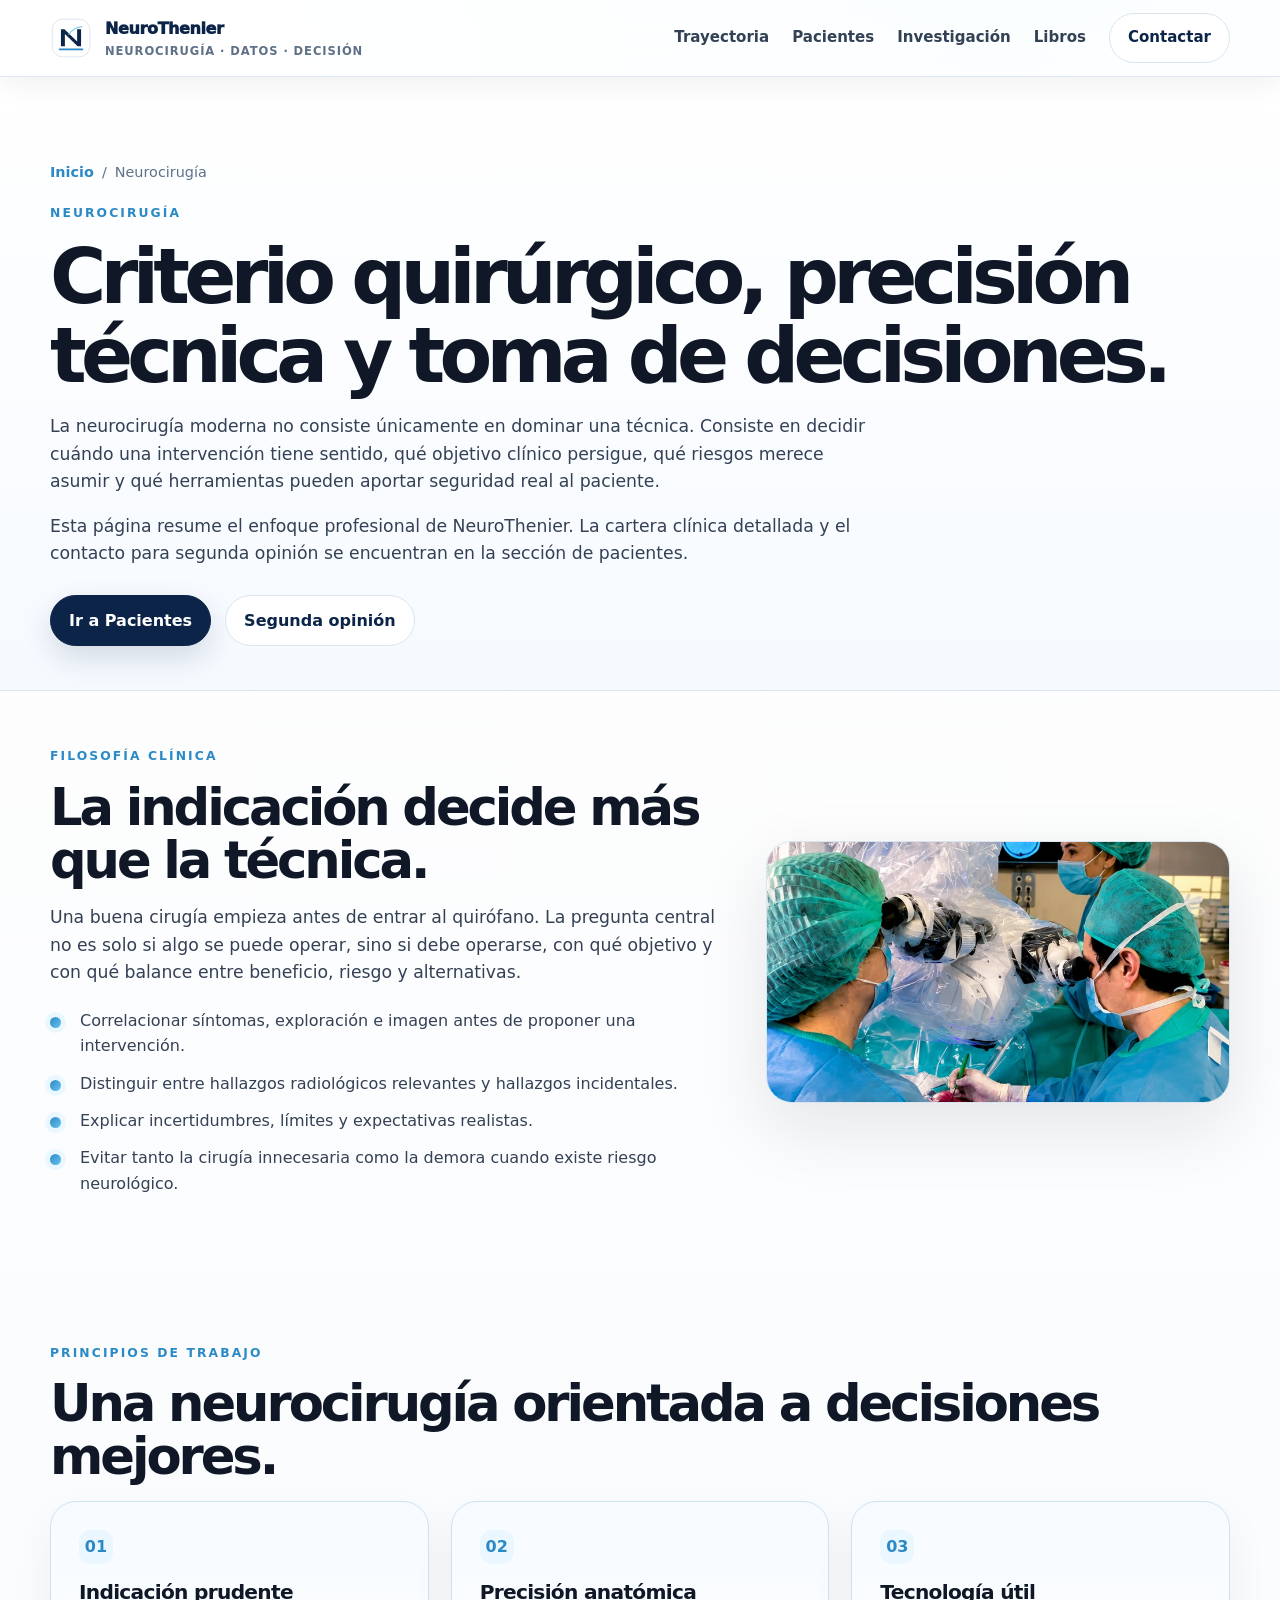
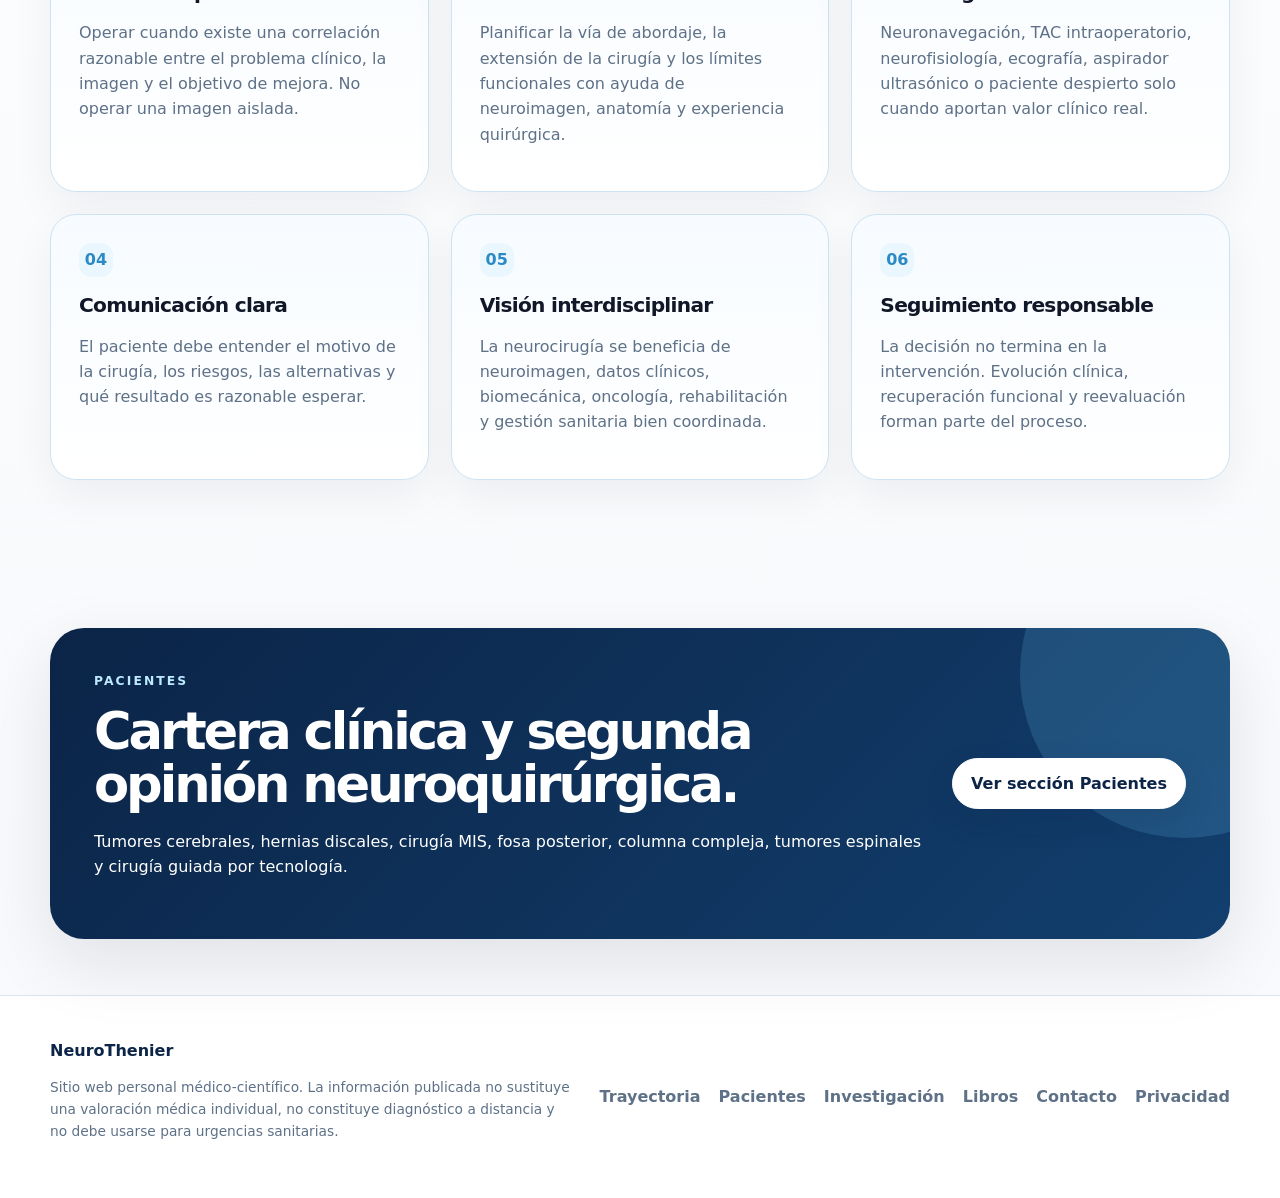
<file: neurocirugia/index.html>
<!DOCTYPE html><html lang="es"> <head><meta charset="UTF-8"><meta name="viewport" content="width=device-width, initial-scale=1.0"><title>Neurocirugía — NeuroThenier | Criterio quirúrgico y precisión</title><meta name="description" content="Enfoque neuroquirúrgico de NeuroThenier: indicación prudente, precisión técnica, tecnología útil y comunicación clara."><link rel="canonical" href="https://neurothenier.com/neurocirugia/"><link rel="icon" href="/favicon.svg" type="image/svg+xml"><meta property="og:type" content="website"><meta property="og:title" content="Neurocirugía — NeuroThenier"><meta property="og:description" content="Criterio quirúrgico, precisión técnica y toma de decisiones en neurocirugía."><meta property="og:url" content="https://neurothenier.com/neurocirugia/"><meta property="og:image" content="https://neurothenier.com/assets/og-neurothenier.jpg"><meta name="twitter:card" content="summary_large_image"><script type="application/ld+json">{"@context":"https://schema.org","@type":"Person","name":"Dr. José Luis Thenier-Villa","alternateName":"NeuroThenier","jobTitle":"Neurocirujano","url":"https://neurothenier.com","image":"https://neurothenier.com/assets/jose-luis-thenier-profile.webp","knowsAbout":["Neurocirugía","Bioinformática","Bioestadística","Neuroimagen","Machine Learning","Cirugía de columna","Neurooncología","Gestión sanitaria","MBA","Dinámica de fluidos computacional"],"sameAs":["https://scholar.google.com/citations?user=HsTThs4AAAAJ&hl=es","https://www.researchgate.net/profile/Jose-Thenier-Villa","https://www.linkedin.com/in/jose-luis-thenier-villa-0b798397/","https://pubmed.ncbi.nlm.nih.gov/?term=Thenier-Villa+JL&cauthor_id=31351895","https://orcid.org/0000-0001-7012-6328"]}</script><script type="application/ld+json">{"@context":"https://schema.org","@type":"MedicalWebPage","name":"Neurocirugía — NeuroThenier","url":"https://neurothenier.com/neurocirugia/","description":"Enfoque conceptual de neurocirugía: criterio quirúrgico, precisión técnica, indicación prudente, tecnología útil y comunicación clara.","about":["Neurocirugía","Criterio quirúrgico","Cirugía de columna","Neurooncología","Trastornos del líquido cefalorraquídeo"],"author":{"@type":"Person","name":"Dr. José Luis Thenier-Villa","url":"https://neurothenier.com"}}</script><link rel="stylesheet" href="/_astro/contacto.PSpHfiZK.css"></head> <body> <header class="site-header"> <div class="container nav"> <a class="brand" href="/" aria-label="NeuroThenier inicio"> <img src="/brand/neurothenier-mark.svg" width="42" height="42" alt=""> <span>NeuroThenier <small>neurocirugía · datos · decisión</small></span> </a> <nav class="nav-links" aria-label="Navegación principal"> <a href="/trayectoria/">Trayectoria</a> <a href="/pacientes/">Pacientes</a> <a href="/investigacion/">Investigación</a> <a href="/libros/">Libros</a> <a aria-label="Escribir a contacto@neurothenier.com" class="btn secondary" href="mailto:contacto@neurothenier.com?subject=Contacto%20desde%20NeuroThenier">Contactar</a> </nav> </div> </header> <main> <section class="page-hero"> <div class="container"> <div class="breadcrumbs"><a href="/">Inicio</a><span>/</span><span>Neurocirugía</span></div> <p class="eyebrow">Neurocirugía</p> <h1>Criterio quirúrgico, precisión técnica y toma de decisiones.</h1> <p class="lead">La neurocirugía moderna no consiste únicamente en dominar una técnica. Consiste en decidir cuándo una intervención tiene sentido, qué objetivo clínico persigue, qué riesgos merece asumir y qué herramientas pueden aportar seguridad real al paciente.</p> <p class="lead">Esta página resume el enfoque profesional de NeuroThenier. La cartera clínica detallada y el contacto para segunda opinión se encuentran en la sección de pacientes.</p> <div class="hero-actions patient-actions"> <a class="btn" href="/pacientes/">Ir a Pacientes</a> <a class="btn secondary" href="mailto:segundaopinion@neurothenier.com?subject=Segunda%20opini%C3%B3n%20neuroquir%C3%BArgica%20-%20NeuroThenier">Segunda opinión</a> </div> </div> </section>

<section class="section-tight"> <div class="container split split-image-right"> <div> <p class="eyebrow">Filosofía clínica</p> <h2>La indicación decide más que la técnica.</h2> <p class="lead">Una buena cirugía empieza antes de entrar al quirófano. La pregunta central no es solo si algo se puede operar, sino si debe operarse, con qué objetivo y con qué balance entre beneficio, riesgo y alternativas.</p> <ul class="list"> <li>Correlacionar síntomas, exploración e imagen antes de proponer una intervención.</li> <li>Distinguir entre hallazgos radiológicos relevantes y hallazgos incidentales.</li> <li>Explicar incertidumbres, límites y expectativas realistas.</li> <li>Evitar tanto la cirugía innecesaria como la demora cuando existe riesgo neurológico.</li> </ul> </div> <div class="media media-landscape"><img src="/assets/operating-room-real-wide.webp" alt="Entorno quirúrgico de neurocirugía" width="1600" height="900"></div> </div> </section>

<section class="section"> <div class="container"> <p class="eyebrow">Principios de trabajo</p> <h2>Una neurocirugía orientada a decisiones mejores.</h2> <div class="grid grid-3"> <article class="card blue"><span class="number">01</span><h3>Indicación prudente</h3><p class="muted">Operar cuando existe una correlación razonable entre el problema clínico, la imagen y el objetivo de mejora. No operar una imagen aislada.</p></article> <article class="card blue"><span class="number">02</span><h3>Precisión anatómica</h3><p class="muted">Planificar la vía de abordaje, la extensión de la cirugía y los límites funcionales con ayuda de neuroimagen, anatomía y experiencia quirúrgica.</p></article> <article class="card blue"><span class="number">03</span><h3>Tecnología útil</h3><p class="muted">Neuronavegación, TAC intraoperatorio, neurofisiología, ecografía, aspirador ultrasónico o paciente despierto solo cuando aportan valor clínico real.</p></article> <article class="card blue"><span class="number">04</span><h3>Comunicación clara</h3><p class="muted">El paciente debe entender el motivo de la cirugía, los riesgos, las alternativas y qué resultado es razonable esperar.</p></article> <article class="card blue"><span class="number">05</span><h3>Visión interdisciplinar</h3><p class="muted">La neurocirugía se beneficia de neuroimagen, datos clínicos, biomecánica, oncología, rehabilitación y gestión sanitaria bien coordinada.</p></article> <article class="card blue"><span class="number">06</span><h3>Seguimiento responsable</h3><p class="muted">La decisión no termina en la intervención. Evolución clínica, recuperación funcional y reevaluación forman parte del proceso.</p></article> </div> </div> </section>

<section class="section-tight"> <div class="container cta"> <div> <p class="eyebrow" style="color:#bdeaff">Pacientes</p> <h2>Cartera clínica y segunda opinión neuroquirúrgica.</h2> <p class="muted">Tumores cerebrales, hernias discales, cirugía MIS, fosa posterior, columna compleja, tumores espinales y cirugía guiada por tecnología.</p> </div> <a class="btn" href="/pacientes/">Ver sección Pacientes</a> </div> </section> </main> <footer class="footer"> <div class="container footer-grid"> <div> <strong style="color:#0B2447">NeuroThenier</strong> <p class="legal-note">Sitio web personal médico-científico. La información publicada no sustituye una valoración médica individual, no constituye diagnóstico a distancia y no debe usarse para urgencias sanitarias.</p> </div> <div class="footer-links"> <a href="/trayectoria/">Trayectoria</a> <a href="/pacientes/">Pacientes</a> <a href="/investigacion/">Investigación</a> <a href="/libros/">Libros</a> <a aria-label="Escribir a contacto@neurothenier.com" href="mailto:contacto@neurothenier.com?subject=Contacto%20desde%20NeuroThenier">Contacto</a> <a href="/privacidad/">Privacidad</a> </div> </div> </footer> </body></html>
</file>
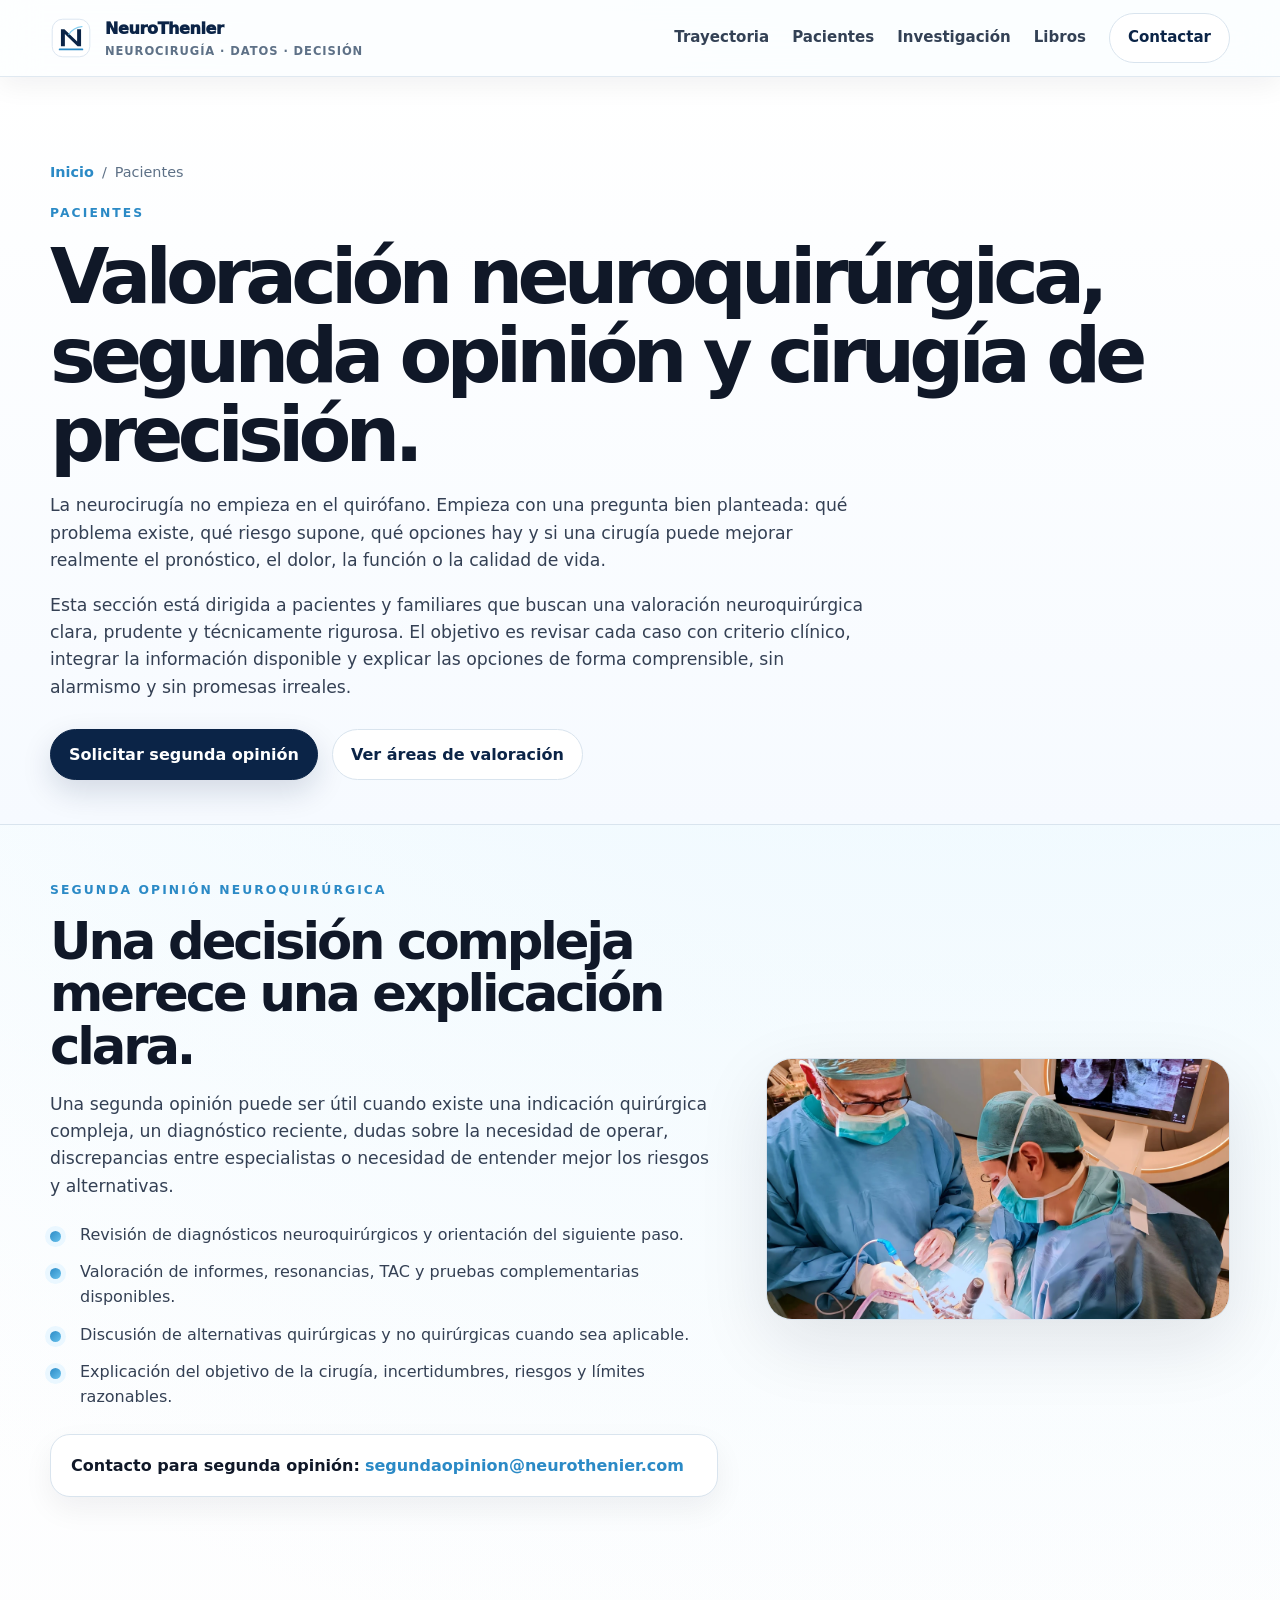
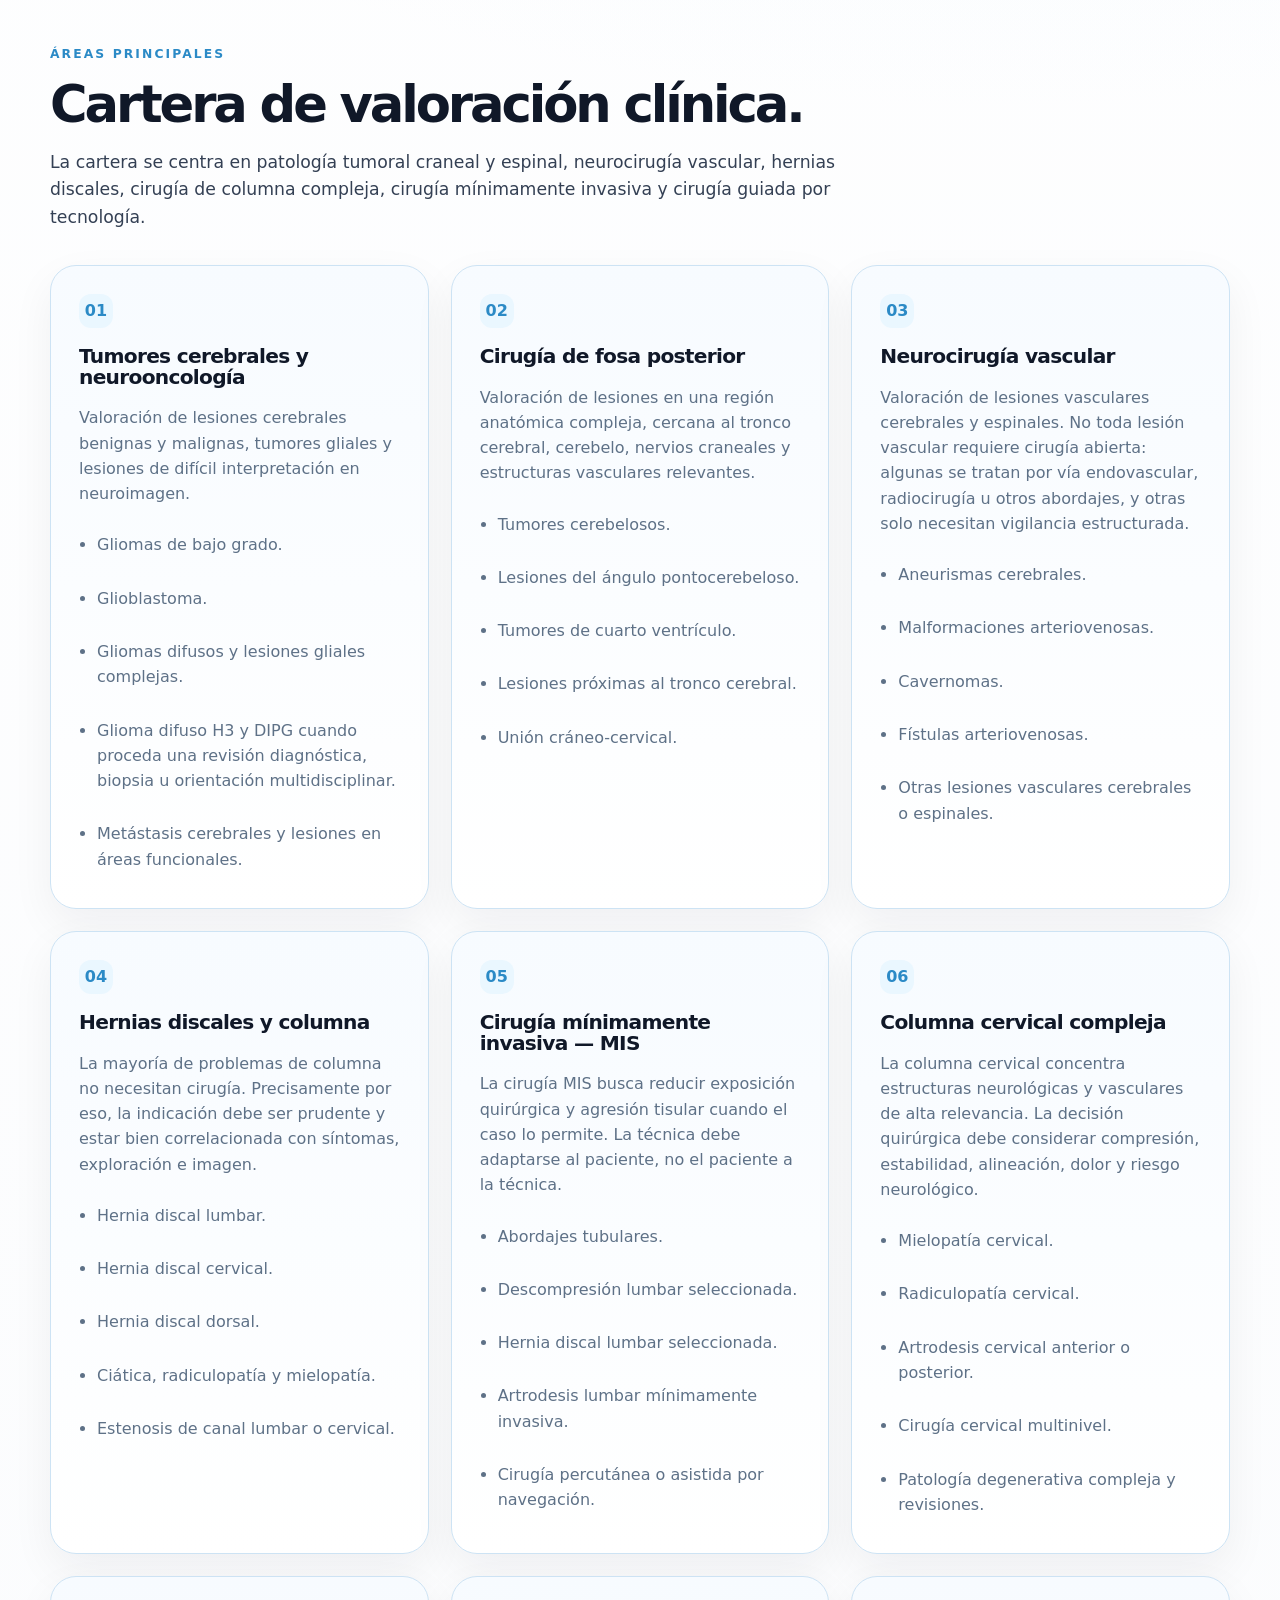
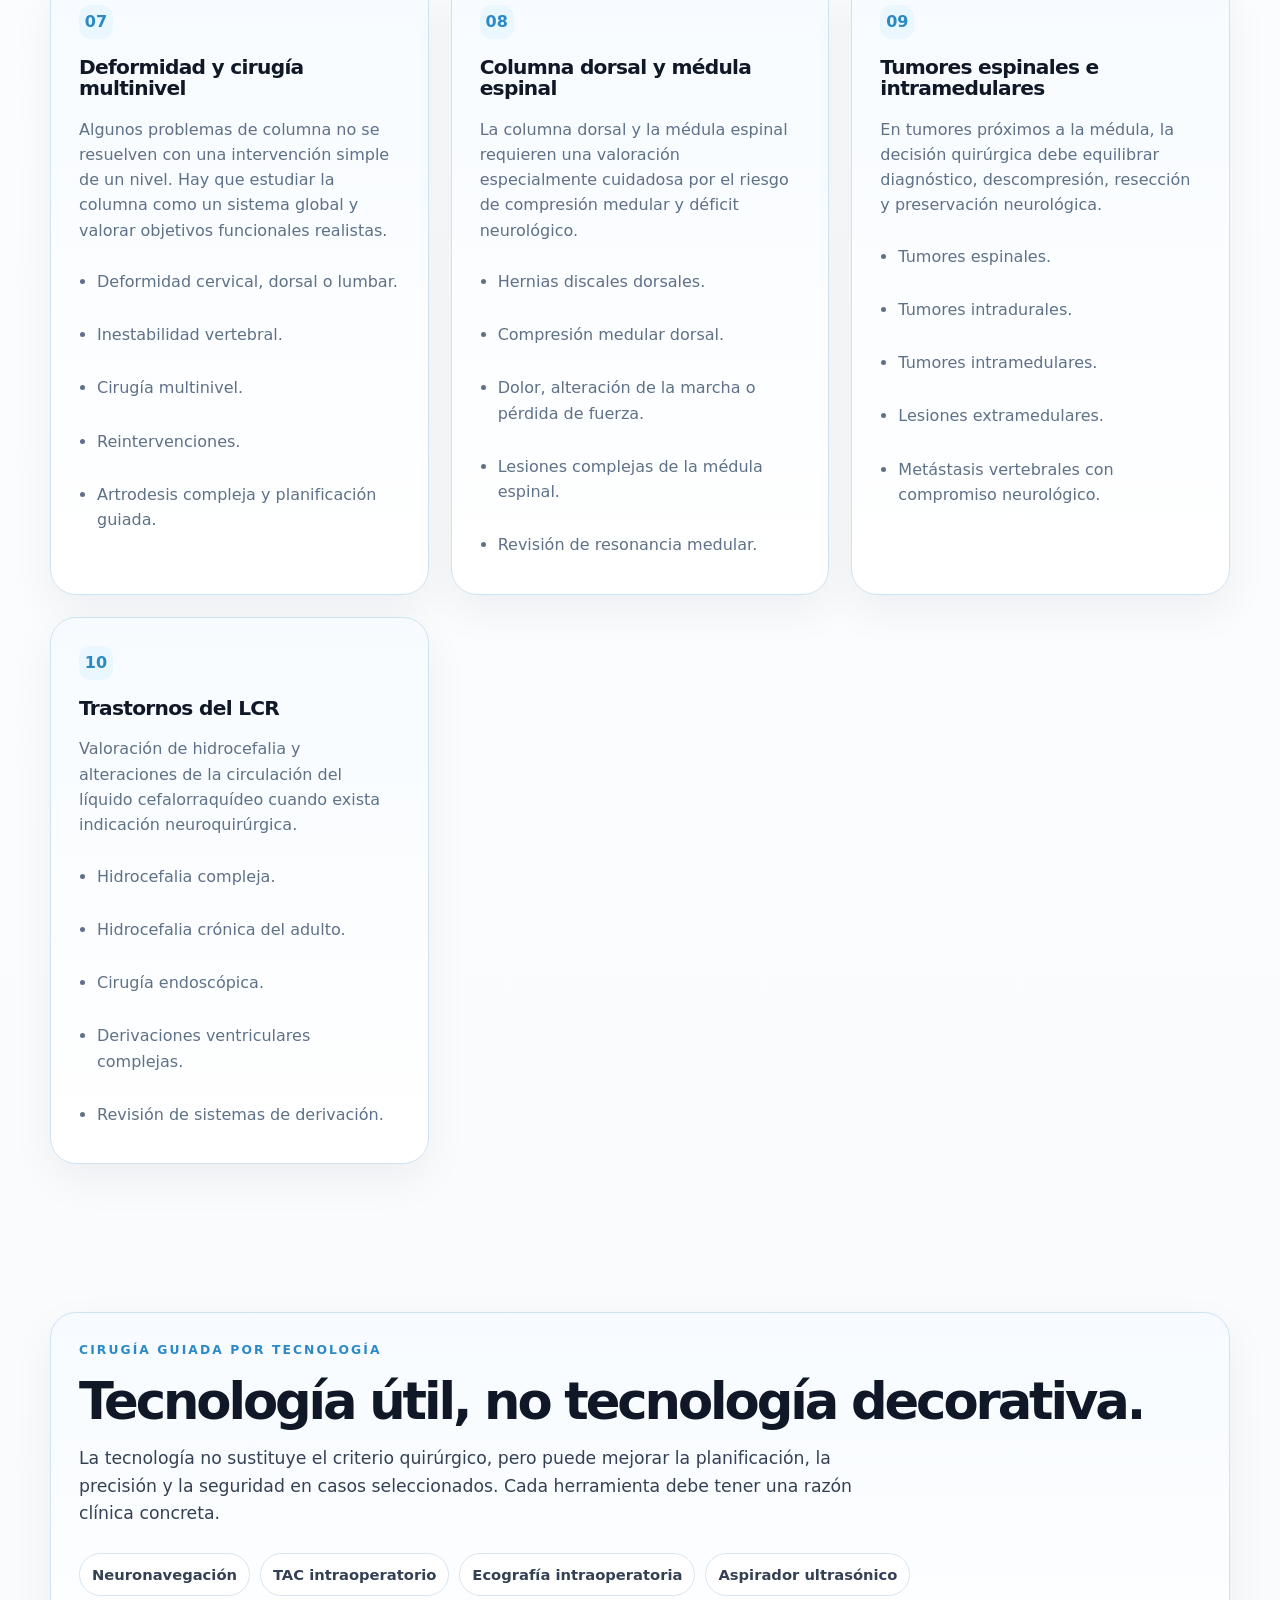
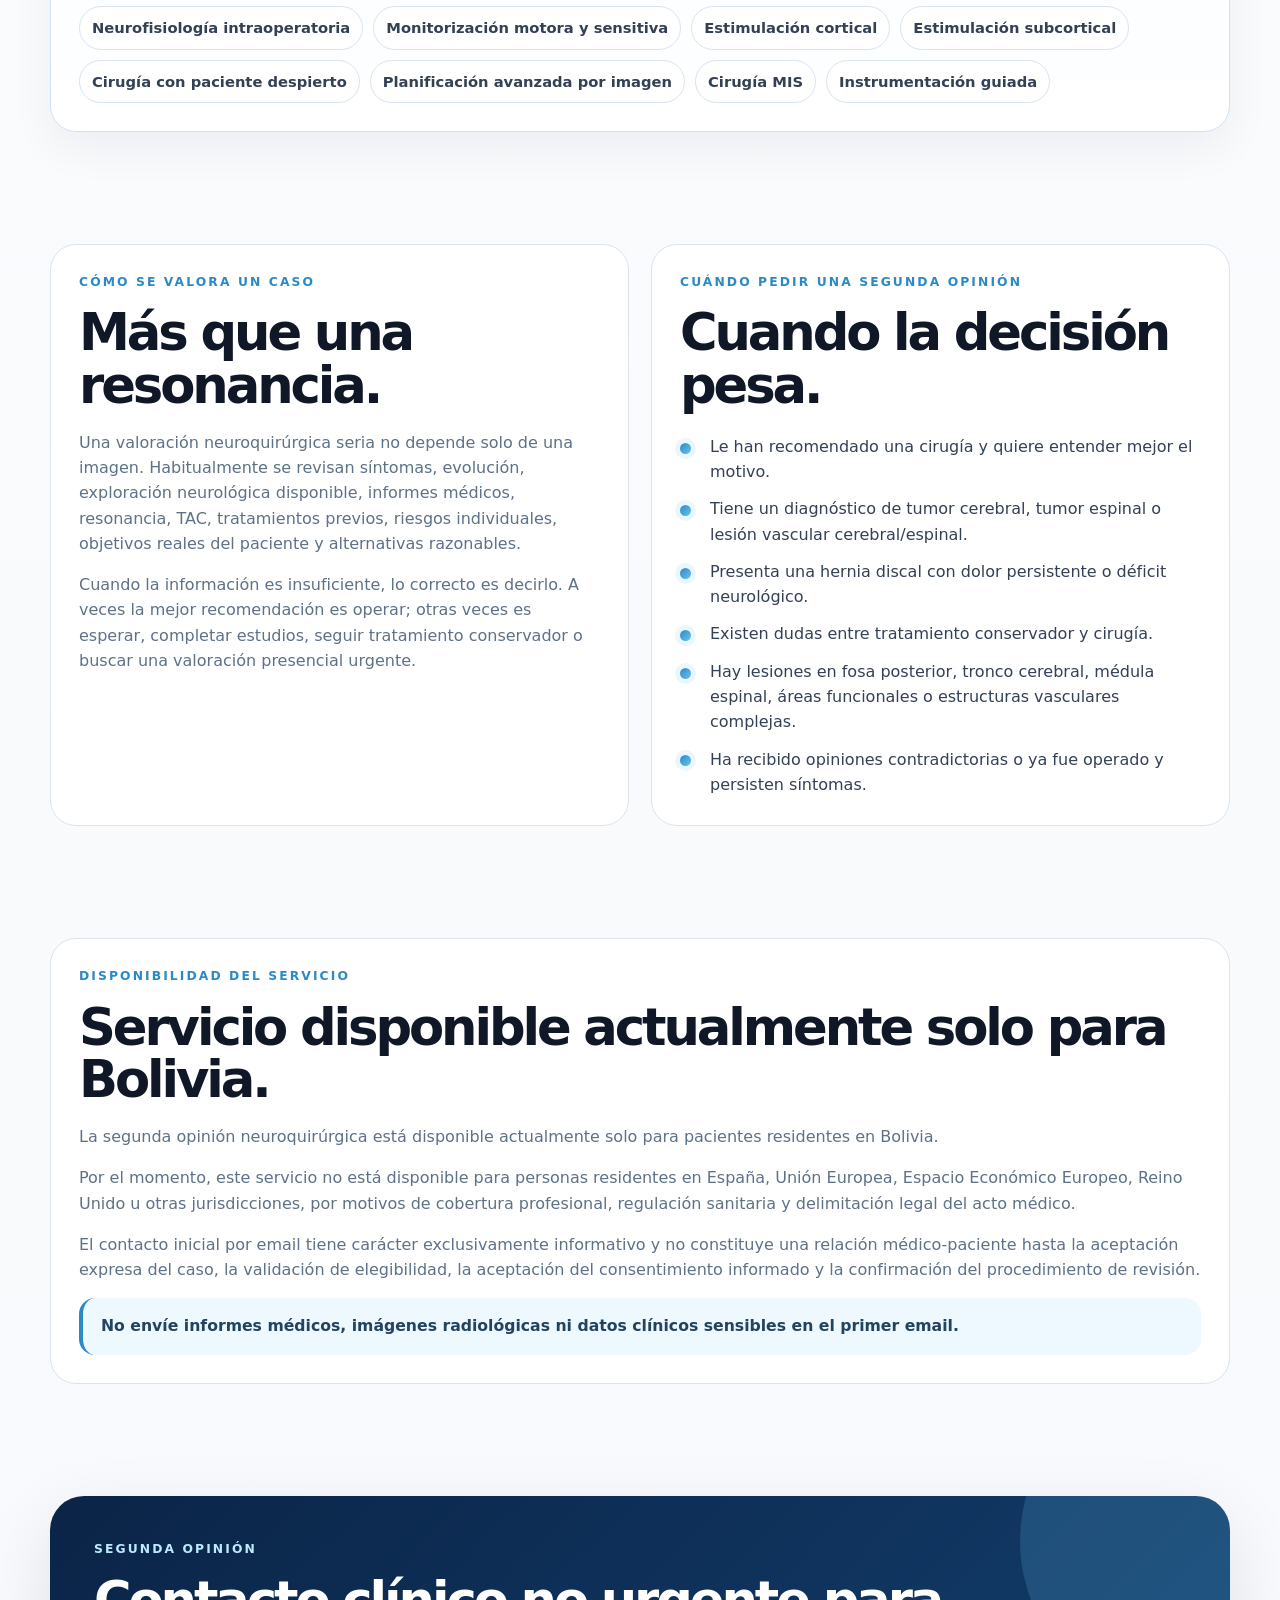
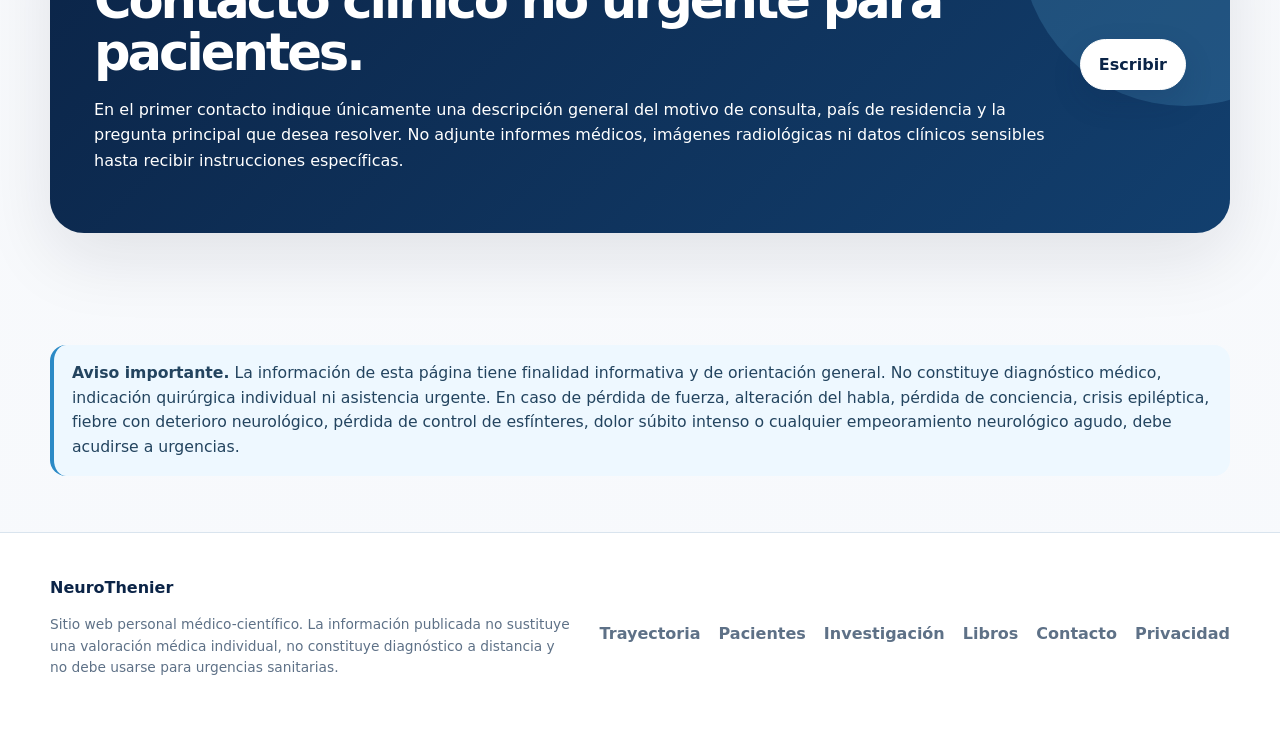
<file: pacientes/index.html>
<!DOCTYPE html><html lang="es"> <head><meta charset="UTF-8"><meta name="viewport" content="width=device-width, initial-scale=1.0"><title>Pacientes — NeuroThenier | Segunda opinión neuroquirúrgica</title><meta name="description" content="Valoración neuroquirúrgica y segunda opinión: tumores cerebrales, neurocirugía vascular, aneurismas, malformaciones arteriovenosas, hernias discales, cirugía MIS, fosa posterior, columna compleja, tumores espinales y cirugía guiada por tecnología."><link rel="canonical" href="https://neurothenier.com/pacientes/"><link rel="icon" href="/favicon.svg" type="image/svg+xml"><meta property="og:type" content="website"><meta property="og:title" content="Pacientes — NeuroThenier"><meta property="og:description" content="Segunda opinión neuroquirúrgica y cartera profesional para pacientes: tumores cerebrales, neurocirugía vascular, columna, hernias, cirugía MIS, fosa posterior y cirugía guiada por tecnología."><meta property="og:url" content="https://neurothenier.com/pacientes/"><meta property="og:image" content="https://neurothenier.com/assets/og-neurothenier.jpg"><meta name="twitter:card" content="summary_large_image"><script type="application/ld+json">{"@context":"https://schema.org","@type":"Person","name":"Dr. José Luis Thenier-Villa","alternateName":"NeuroThenier","jobTitle":"Neurocirujano","url":"https://neurothenier.com","image":"https://neurothenier.com/assets/jose-luis-thenier-profile.webp","knowsAbout":["Neurocirugía","Bioinformática","Bioestadística","Neuroimagen","Machine Learning","Cirugía de columna","Neurooncología","Gestión sanitaria","MBA","Dinámica de fluidos computacional"],"sameAs":["https://scholar.google.com/citations?user=HsTThs4AAAAJ&hl=es","https://www.researchgate.net/profile/Jose-Thenier-Villa","https://www.linkedin.com/in/jose-luis-thenier-villa-0b798397/","https://pubmed.ncbi.nlm.nih.gov/?term=Thenier-Villa+JL&cauthor_id=31351895","https://orcid.org/0000-0001-7012-6328"]}</script><script type="application/ld+json">{"@context":"https://schema.org","@type":"MedicalWebPage","name":"Pacientes — NeuroThenier","url":"https://neurothenier.com/pacientes/","description":"Valoración neuroquirúrgica, segunda opinión, tumores cerebrales, neurocirugía vascular, aneurismas cerebrales, malformaciones arteriovenosas, cirugía de columna, hernias discales, cirugía MIS, fosa posterior, tumores espinales y cirugía guiada por tecnología.","about":["Neurocirugía","Segunda opinión neuroquirúrgica","Tumores cerebrales","Glioma","Glioblastoma","Hernia discal","Cirugía mínimamente invasiva de columna","Tumores espinales","Fosa posterior","Neurocirugía vascular","Aneurismas cerebrales","Malformaciones arteriovenosas","Cavernomas","Fístulas arteriovenosas"],"author":{"@type":"Person","name":"Dr. José Luis Thenier-Villa","url":"https://neurothenier.com"}}</script><link rel="stylesheet" href="/_astro/contacto.PSpHfiZK.css"></head> <body> <header class="site-header"> <div class="container nav"> <a class="brand" href="/" aria-label="NeuroThenier inicio"> <img src="/brand/neurothenier-mark.svg" width="1200" height="900" alt=""> <span>NeuroThenier <small>neurocirugía · datos · decisión</small></span> </a> <nav class="nav-links" aria-label="Navegación principal"> <a href="/trayectoria/">Trayectoria</a> <a href="/pacientes/">Pacientes</a> <a href="/investigacion/">Investigación</a> <a href="/libros/">Libros</a> <a aria-label="Escribir a contacto@neurothenier.com" class="btn secondary" href="mailto:contacto@neurothenier.com?subject=Contacto%20desde%20NeuroThenier">Contactar</a> </nav> </div> </header> <main> <section class="page-hero patients-hero"> <div class="container"> <div class="breadcrumbs"><a href="/">Inicio</a><span>/</span><span>Pacientes</span></div> <p class="eyebrow">Pacientes</p> <h1>Valoración neuroquirúrgica, segunda opinión y cirugía de precisión.</h1> <p class="lead">La neurocirugía no empieza en el quirófano. Empieza con una pregunta bien planteada: qué problema existe, qué riesgo supone, qué opciones hay y si una cirugía puede mejorar realmente el pronóstico, el dolor, la función o la calidad de vida.</p> <p class="lead">Esta sección está dirigida a pacientes y familiares que buscan una valoración neuroquirúrgica clara, prudente y técnicamente rigurosa. El objetivo es revisar cada caso con criterio clínico, integrar la información disponible y explicar las opciones de forma comprensible, sin alarmismo y sin promesas irreales.</p> <div class="hero-actions patient-actions"> <a class="btn" aria-label="Solicitar segunda opinión por correo electrónico" href="mailto:segundaopinion@neurothenier.com?subject=Segunda%20opini%C3%B3n%20neuroquir%C3%BArgica%20-%20NeuroThenier">Solicitar segunda opinión</a> <a class="btn secondary" href="#areas">Ver áreas de valoración</a> </div> </div> </section>

<section class="section-tight"> <div class="container split split-image-right"> <div> <p class="eyebrow">Segunda opinión neuroquirúrgica</p> <h2>Una decisión compleja merece una explicación clara.</h2> <p class="lead">Una segunda opinión puede ser útil cuando existe una indicación quirúrgica compleja, un diagnóstico reciente, dudas sobre la necesidad de operar, discrepancias entre especialistas o necesidad de entender mejor los riesgos y alternativas.</p> <ul class="list"> <li>Revisión de diagnósticos neuroquirúrgicos y orientación del siguiente paso.</li> <li>Valoración de informes, resonancias, TAC y pruebas complementarias disponibles.</li> <li>Discusión de alternativas quirúrgicas y no quirúrgicas cuando sea aplicable.</li> <li>Explicación del objetivo de la cirugía, incertidumbres, riesgos y límites razonables.</li> </ul> <div class="email-panel"><strong>Contacto para segunda opinión:</strong> <a href="mailto:segundaopinion@neurothenier.com?subject=Segunda%20opini%C3%B3n%20neuroquir%C3%BArgica%20-%20NeuroThenier">segundaopinion@neurothenier.com</a></div> </div> <div class="media patients-photo"><img src="/assets/pacientes-cirugia-guiada.webp" alt="Cirugía de columna guiada con TAC intraoperatorio" width="941" height="1672"></div> </div> </section>

<section class="section" id="areas"> <div class="container"> <p class="eyebrow">Áreas principales</p> <h2>Cartera de valoración clínica.</h2> <p class="lead">La cartera se centra en patología tumoral craneal y espinal, neurocirugía vascular, hernias discales, cirugía de columna compleja, cirugía mínimamente invasiva y cirugía guiada por tecnología.</p> <div class="grid grid-3 service-grid"> <article class="card blue"><span class="number">01</span><h3>Tumores cerebrales y neurooncología</h3><p class="muted">Valoración de lesiones cerebrales benignas y malignas, tumores gliales y lesiones de difícil interpretación en neuroimagen.</p><ul class="mini-list"><li>Gliomas de bajo grado.</li><li>Glioblastoma.</li><li>Gliomas difusos y lesiones gliales complejas.</li><li>Glioma difuso H3 y DIPG cuando proceda una revisión diagnóstica, biopsia u orientación multidisciplinar.</li><li>Metástasis cerebrales y lesiones en áreas funcionales.</li></ul></article> <article class="card blue"><span class="number">02</span><h3>Cirugía de fosa posterior</h3><p class="muted">Valoración de lesiones en una región anatómica compleja, cercana al tronco cerebral, cerebelo, nervios craneales y estructuras vasculares relevantes.</p><ul class="mini-list"><li>Tumores cerebelosos.</li><li>Lesiones del ángulo pontocerebeloso.</li><li>Tumores de cuarto ventrículo.</li><li>Lesiones próximas al tronco cerebral.</li><li>Unión cráneo-cervical.</li></ul></article> <article class="card blue"><span class="number">03</span><h3>Neurocirugía vascular</h3><p class="muted">Valoración de lesiones vasculares cerebrales y espinales. No toda lesión vascular requiere cirugía abierta: algunas se tratan por vía endovascular, radiocirugía u otros abordajes, y otras solo necesitan vigilancia estructurada.</p><ul class="mini-list"><li>Aneurismas cerebrales.</li><li>Malformaciones arteriovenosas.</li><li>Cavernomas.</li><li>Fístulas arteriovenosas.</li><li>Otras lesiones vasculares cerebrales o espinales.</li></ul></article> <article class="card blue"><span class="number">04</span><h3>Hernias discales y columna</h3><p class="muted">La mayoría de problemas de columna no necesitan cirugía. Precisamente por eso, la indicación debe ser prudente y estar bien correlacionada con síntomas, exploración e imagen.</p><ul class="mini-list"><li>Hernia discal lumbar.</li><li>Hernia discal cervical.</li><li>Hernia discal dorsal.</li><li>Ciática, radiculopatía y mielopatía.</li><li>Estenosis de canal lumbar o cervical.</li></ul></article> <article class="card blue"><span class="number">05</span><h3>Cirugía mínimamente invasiva — MIS</h3><p class="muted">La cirugía MIS busca reducir exposición quirúrgica y agresión tisular cuando el caso lo permite. La técnica debe adaptarse al paciente, no el paciente a la técnica.</p><ul class="mini-list"><li>Abordajes tubulares.</li><li>Descompresión lumbar seleccionada.</li><li>Hernia discal lumbar seleccionada.</li><li>Artrodesis lumbar mínimamente invasiva.</li><li>Cirugía percutánea o asistida por navegación.</li></ul></article> <article class="card blue"><span class="number">06</span><h3>Columna cervical compleja</h3><p class="muted">La columna cervical concentra estructuras neurológicas y vasculares de alta relevancia. La decisión quirúrgica debe considerar compresión, estabilidad, alineación, dolor y riesgo neurológico.</p><ul class="mini-list"><li>Mielopatía cervical.</li><li>Radiculopatía cervical.</li><li>Artrodesis cervical anterior o posterior.</li><li>Cirugía cervical multinivel.</li><li>Patología degenerativa compleja y revisiones.</li></ul></article> <article class="card blue"><span class="number">07</span><h3>Deformidad y cirugía multinivel</h3><p class="muted">Algunos problemas de columna no se resuelven con una intervención simple de un nivel. Hay que estudiar la columna como un sistema global y valorar objetivos funcionales realistas.</p><ul class="mini-list"><li>Deformidad cervical, dorsal o lumbar.</li><li>Inestabilidad vertebral.</li><li>Cirugía multinivel.</li><li>Reintervenciones.</li><li>Artrodesis compleja y planificación guiada.</li></ul></article> <article class="card blue"><span class="number">08</span><h3>Columna dorsal y médula espinal</h3><p class="muted">La columna dorsal y la médula espinal requieren una valoración especialmente cuidadosa por el riesgo de compresión medular y déficit neurológico.</p><ul class="mini-list"><li>Hernias discales dorsales.</li><li>Compresión medular dorsal.</li><li>Dolor, alteración de la marcha o pérdida de fuerza.</li><li>Lesiones complejas de la médula espinal.</li><li>Revisión de resonancia medular.</li></ul></article> <article class="card blue"><span class="number">09</span><h3>Tumores espinales e intramedulares</h3><p class="muted">En tumores próximos a la médula, la decisión quirúrgica debe equilibrar diagnóstico, descompresión, resección y preservación neurológica.</p><ul class="mini-list"><li>Tumores espinales.</li><li>Tumores intradurales.</li><li>Tumores intramedulares.</li><li>Lesiones extramedulares.</li><li>Metástasis vertebrales con compromiso neurológico.</li></ul></article> <article class="card blue"><span class="number">10</span><h3>Trastornos del LCR</h3><p class="muted">Valoración de hidrocefalia y alteraciones de la circulación del líquido cefalorraquídeo cuando exista indicación neuroquirúrgica.</p><ul class="mini-list"><li>Hidrocefalia compleja.</li><li>Hidrocefalia crónica del adulto.</li><li>Cirugía endoscópica.</li><li>Derivaciones ventriculares complejas.</li><li>Revisión de sistemas de derivación.</li></ul></article> </div> </div> </section>

<section class="section-tight"> <div class="container"> <article class="card technology-card"> <p class="eyebrow">Cirugía guiada por tecnología</p> <h2>Tecnología útil, no tecnología decorativa.</h2> <p class="lead">La tecnología no sustituye el criterio quirúrgico, pero puede mejorar la planificación, la precisión y la seguridad en casos seleccionados. Cada herramienta debe tener una razón clínica concreta.</p> <div class="tech-tags" aria-label="Herramientas tecnológicas en neurocirugía"> <span>Neuronavegación</span><span>TAC intraoperatorio</span><span>Ecografía intraoperatoria</span><span>Aspirador ultrasónico</span><span>Neurofisiología intraoperatoria</span><span>Monitorización motora y sensitiva</span><span>Estimulación cortical</span><span>Estimulación subcortical</span><span>Cirugía con paciente despierto</span><span>Planificación avanzada por imagen</span><span>Cirugía MIS</span><span>Instrumentación guiada</span> </div> </article> </div> </section>

<section class="section-tight"> <div class="container grid grid-2"> <article class="card clean"><p class="eyebrow">Cómo se valora un caso</p><h2>Más que una resonancia.</h2><p class="muted">Una valoración neuroquirúrgica seria no depende solo de una imagen. Habitualmente se revisan síntomas, evolución, exploración neurológica disponible, informes médicos, resonancia, TAC, tratamientos previos, riesgos individuales, objetivos reales del paciente y alternativas razonables.</p><p class="muted">Cuando la información es insuficiente, lo correcto es decirlo. A veces la mejor recomendación es operar; otras veces es esperar, completar estudios, seguir tratamiento conservador o buscar una valoración presencial urgente.</p></article> <article class="card clean"><p class="eyebrow">Cuándo pedir una segunda opinión</p><h2>Cuando la decisión pesa.</h2><ul class="list"><li>Le han recomendado una cirugía y quiere entender mejor el motivo.</li><li>Tiene un diagnóstico de tumor cerebral, tumor espinal o lesión vascular cerebral/espinal.</li><li>Presenta una hernia discal con dolor persistente o déficit neurológico.</li><li>Existen dudas entre tratamiento conservador y cirugía.</li><li>Hay lesiones en fosa posterior, tronco cerebral, médula espinal, áreas funcionales o estructuras vasculares complejas.</li><li>Ha recibido opiniones contradictorias o ya fue operado y persisten síntomas.</li></ul></article> </div> </section>


<section class="section-tight"> <div class="container"> <article class="card clean availability-card"> <p class="eyebrow">Disponibilidad del servicio</p> <h2>Servicio disponible actualmente solo para Bolivia.</h2> <p class="muted">La segunda opinión neuroquirúrgica está disponible actualmente solo para pacientes residentes en Bolivia.</p> <p class="muted">Por el momento, este servicio no está disponible para personas residentes en España, Unión Europea, Espacio Económico Europeo, Reino Unido u otras jurisdicciones, por motivos de cobertura profesional, regulación sanitaria y delimitación legal del acto médico.</p> <p class="muted">El contacto inicial por email tiene carácter exclusivamente informativo y no constituye una relación médico-paciente hasta la aceptación expresa del caso, la validación de elegibilidad, la aceptación del consentimiento informado y la confirmación del procedimiento de revisión.</p> <div class="notice patient-notice"><strong>No envíe informes médicos, imágenes radiológicas ni datos clínicos sensibles en el primer email.</strong></div> </article> </div> </section>

<section class="section-tight"> <div class="container cta"> <div> <p class="eyebrow" style="color:#bdeaff">Segunda opinión</p> <h2>Contacto clínico no urgente para pacientes.</h2> <p class="muted">En el primer contacto indique únicamente una descripción general del motivo de consulta, país de residencia y la pregunta principal que desea resolver. No adjunte informes médicos, imágenes radiológicas ni datos clínicos sensibles hasta recibir instrucciones específicas.</p> </div> <a class="btn" aria-label="Escribir a segundaopinion@neurothenier.com" href="mailto:segundaopinion@neurothenier.com?subject=Segunda%20opini%C3%B3n%20neuroquir%C3%BArgica%20-%20NeuroThenier">Escribir</a> </div> </section>

<section class="section-tight"> <div class="container"> <div class="notice patient-notice"> <strong>Aviso importante.</strong> La información de esta página tiene finalidad informativa y de orientación general. No constituye diagnóstico médico, indicación quirúrgica individual ni asistencia urgente. En caso de pérdida de fuerza, alteración del habla, pérdida de conciencia, crisis epiléptica, fiebre con deterioro neurológico, pérdida de control de esfínteres, dolor súbito intenso o cualquier empeoramiento neurológico agudo, debe acudirse a urgencias.</div> </div> </section> </main> <footer class="footer"> <div class="container footer-grid"> <div> <strong style="color:#0B2447">NeuroThenier</strong> <p class="legal-note">Sitio web personal médico-científico. La información publicada no sustituye una valoración médica individual, no constituye diagnóstico a distancia y no debe usarse para urgencias sanitarias.</p> </div> <div class="footer-links"> <a href="/trayectoria/">Trayectoria</a> <a href="/pacientes/">Pacientes</a> <a href="/investigacion/">Investigación</a> <a href="/libros/">Libros</a> <a aria-label="Escribir a contacto@neurothenier.com" href="mailto:contacto@neurothenier.com?subject=Contacto%20desde%20NeuroThenier">Contacto</a> <a href="/privacidad/">Privacidad</a> </div> </div> </footer> </body></html>
</file>
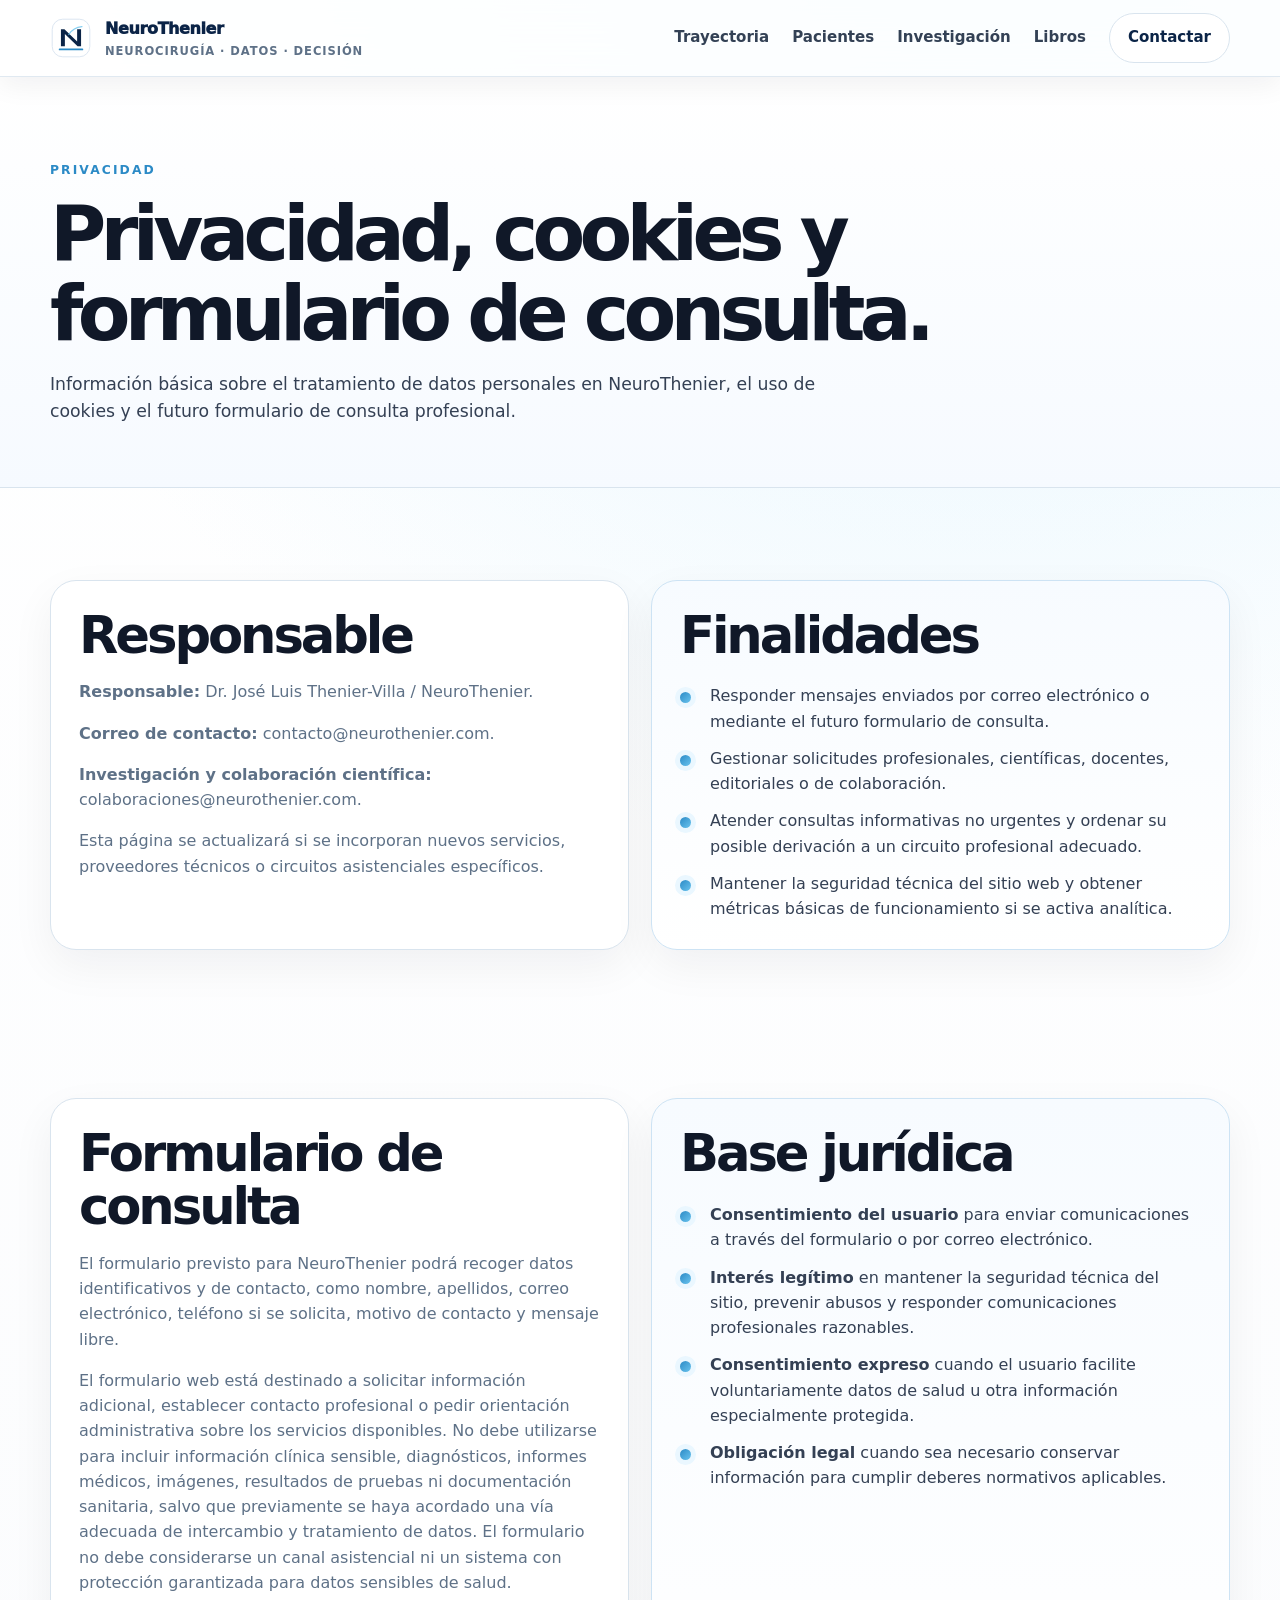
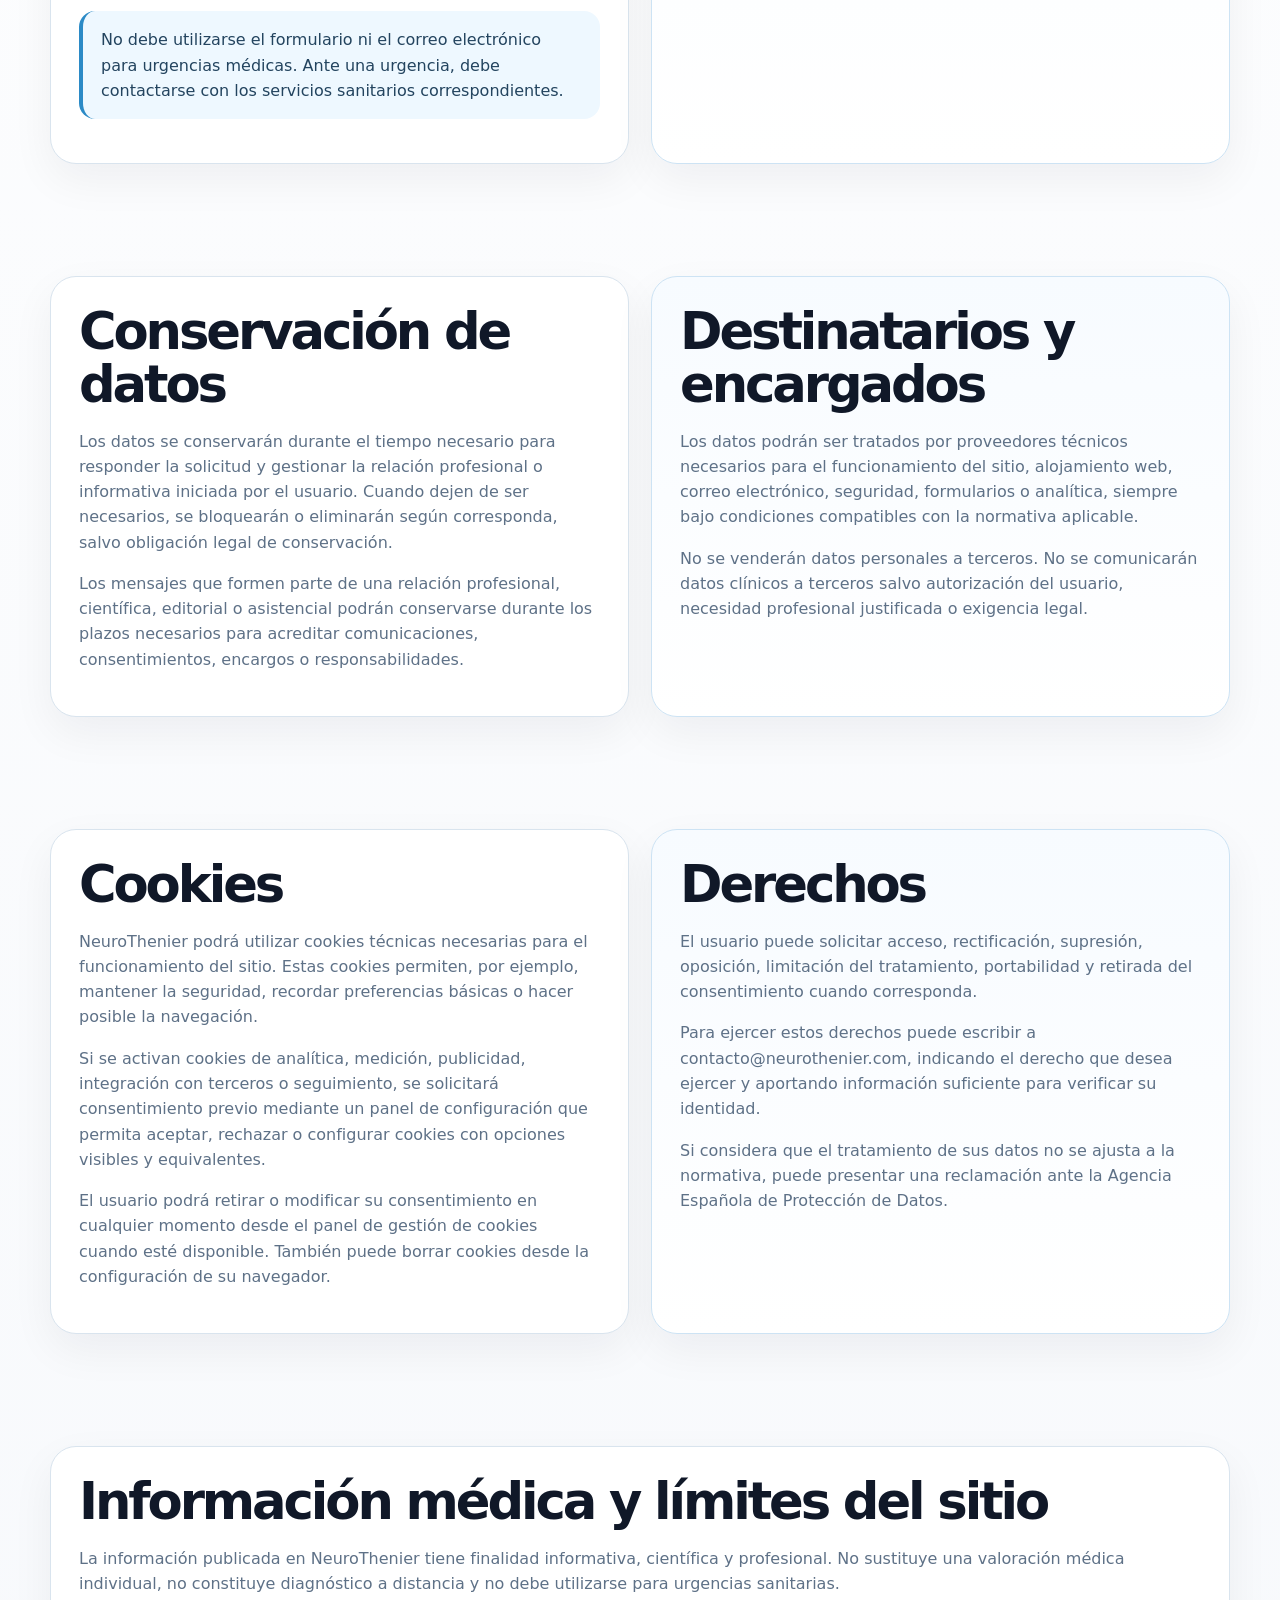
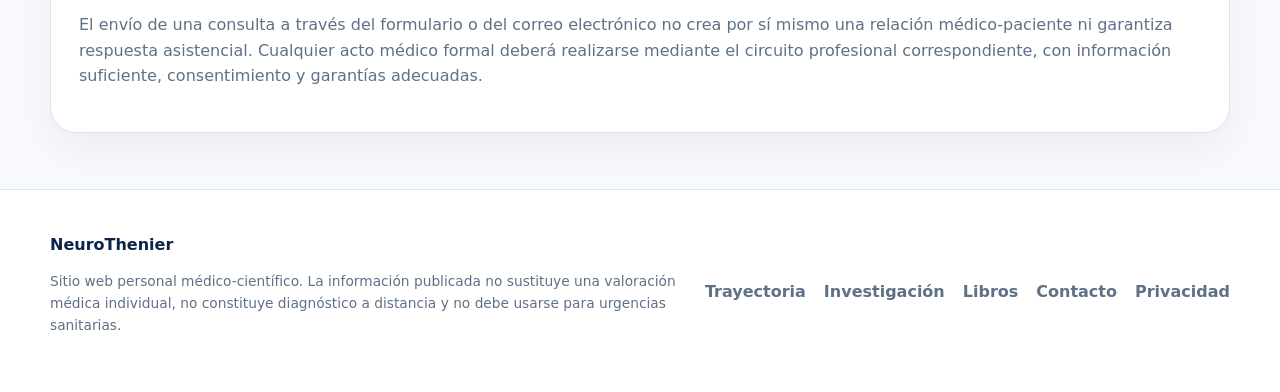
<file: privacidad/index.html>
<!DOCTYPE html><html lang="es"> <head><meta charset="UTF-8"><meta name="viewport" content="width=device-width, initial-scale=1.0"><title>Privacidad — NeuroThenier</title><meta name="description" content="Política de privacidad, cookies y formulario de consulta de NeuroThenier."><link rel="canonical" href="https://neurothenier.com/privacidad/"><link rel="icon" href="/favicon.svg" type="image/svg+xml"><meta property="og:type" content="website"><meta property="og:title" content="Privacidad — NeuroThenier"><meta property="og:description" content="Política de privacidad, cookies y formulario de consulta de NeuroThenier."><meta property="og:url" content="https://neurothenier.com/privacidad/"><meta property="og:image" content="https://neurothenier.com/assets/og-neurothenier.jpg"><meta name="twitter:card" content="summary_large_image"><script type="application/ld+json">{"@context":"https://schema.org","@type":"Person","name":"Dr. José Luis Thenier-Villa","alternateName":"NeuroThenier","jobTitle":"Neurocirujano","url":"https://neurothenier.com","image":"https://neurothenier.com/assets/jose-luis-thenier-profile.webp","knowsAbout":["Neurocirugía","Bioinformática","Bioestadística","Neuroimagen","Machine Learning","Cirugía de columna","Neurooncología","Gestión sanitaria","MBA","Dinámica de fluidos computacional"],"sameAs":["https://scholar.google.com/citations?user=HsTThs4AAAAJ&hl=es","https://www.researchgate.net/profile/Jose-Thenier-Villa","https://www.linkedin.com/in/jose-luis-thenier-villa-0b798397/","https://pubmed.ncbi.nlm.nih.gov/?term=Thenier-Villa+JL&cauthor_id=31351895","https://orcid.org/0000-0001-7012-6328"]}</script><link rel="stylesheet" href="/_astro/contacto.PSpHfiZK.css"></head> <body> <header class="site-header"> <div class="container nav"> <a class="brand" href="/" aria-label="NeuroThenier inicio"> <img src="/brand/neurothenier-mark.svg" width="42" height="42" alt=""> <span>NeuroThenier <small>neurocirugía · datos · decisión</small></span> </a> <nav class="nav-links" aria-label="Navegación principal"> <a href="/trayectoria/">Trayectoria</a> <a href="/pacientes/">Pacientes</a> <a href="/investigacion/">Investigación</a> <a href="/libros/">Libros</a> <a aria-label="Escribir a contacto@neurothenier.com" class="btn secondary" href="mailto:contacto@neurothenier.com?subject=Contacto%20desde%20NeuroThenier">Contactar</a> </nav> </div> </header> 
<main>
  <section class="page-hero">
    <div class="container">
      <p class="eyebrow">Privacidad</p>
      <h1>Privacidad, cookies y formulario de consulta.</h1>
      <p class="lead">Información básica sobre el tratamiento de datos personales en NeuroThenier, el uso de cookies y el futuro formulario de consulta profesional.</p>
    </div>
  </section>

  <section class="section">
    <div class="container grid grid-2">
      <article class="card">
        <h2>Responsable</h2>
        <p class="muted"><strong>Responsable:</strong> Dr. José Luis Thenier-Villa / NeuroThenier.</p>
        <p class="muted"><strong>Correo de contacto:</strong> <a aria-label="Escribir a contacto@neurothenier.com" href="mailto:contacto@neurothenier.com?subject=Contacto%20desde%20NeuroThenier">contacto@neurothenier.com</a>.</p>
        <p class="muted"><strong>Investigación y colaboración científica:</strong> <a aria-label="Escribir a colaboraciones@neurothenier.com" href="mailto:colaboraciones@neurothenier.com?subject=Colaboraci%C3%B3n%20de%20investigaci%C3%B3n%20-%20NeuroThenier">colaboraciones@neurothenier.com</a>.</p>
        <p class="muted">Esta página se actualizará si se incorporan nuevos servicios, proveedores técnicos o circuitos asistenciales específicos.</p>
      </article>

      <article class="card blue">
        <h2>Finalidades</h2>
        <ul class="list">
          <li>Responder mensajes enviados por correo electrónico o mediante el futuro formulario de consulta.</li>
          <li>Gestionar solicitudes profesionales, científicas, docentes, editoriales o de colaboración.</li>
          <li>Atender consultas informativas no urgentes y ordenar su posible derivación a un circuito profesional adecuado.</li>
          <li>Mantener la seguridad técnica del sitio web y obtener métricas básicas de funcionamiento si se activa analítica.</li>
        </ul>
      </article>
    </div>
  </section>

  <section class="section-tight">
    <div class="container grid grid-2">
      <article class="card">
        <h2>Formulario de consulta</h2>
        <p class="muted">El formulario previsto para NeuroThenier podrá recoger datos identificativos y de contacto, como nombre, apellidos, correo electrónico, teléfono si se solicita, motivo de contacto y mensaje libre.</p>
        <p class="muted">El formulario web está destinado a solicitar información adicional, establecer contacto profesional o pedir orientación administrativa sobre los servicios disponibles. No debe utilizarse para incluir información clínica sensible, diagnósticos, informes médicos, imágenes, resultados de pruebas ni documentación sanitaria, salvo que previamente se haya acordado una vía adecuada de intercambio y tratamiento de datos. El formulario no debe considerarse un canal asistencial ni un sistema con protección garantizada para datos sensibles de salud.</p>
        <p class="notice">No debe utilizarse el formulario ni el correo electrónico para urgencias médicas. Ante una urgencia, debe contactarse con los servicios sanitarios correspondientes.</p>
      </article>

      <article class="card blue">
        <h2>Base jurídica</h2>
        <ul class="list">
          <li><strong>Consentimiento del usuario</strong> para enviar comunicaciones a través del formulario o por correo electrónico.</li>
          <li><strong>Interés legítimo</strong> en mantener la seguridad técnica del sitio, prevenir abusos y responder comunicaciones profesionales razonables.</li>
          <li><strong>Consentimiento expreso</strong> cuando el usuario facilite voluntariamente datos de salud u otra información especialmente protegida.</li>
          <li><strong>Obligación legal</strong> cuando sea necesario conservar información para cumplir deberes normativos aplicables.</li>
        </ul>
      </article>
    </div>
  </section>

  <section class="section-tight">
    <div class="container grid grid-2">
      <article class="card">
        <h2>Conservación de datos</h2>
        <p class="muted">Los datos se conservarán durante el tiempo necesario para responder la solicitud y gestionar la relación profesional o informativa iniciada por el usuario. Cuando dejen de ser necesarios, se bloquearán o eliminarán según corresponda, salvo obligación legal de conservación.</p>
        <p class="muted">Los mensajes que formen parte de una relación profesional, científica, editorial o asistencial podrán conservarse durante los plazos necesarios para acreditar comunicaciones, consentimientos, encargos o responsabilidades.</p>
      </article>

      <article class="card blue">
        <h2>Destinatarios y encargados</h2>
        <p class="muted">Los datos podrán ser tratados por proveedores técnicos necesarios para el funcionamiento del sitio, alojamiento web, correo electrónico, seguridad, formularios o analítica, siempre bajo condiciones compatibles con la normativa aplicable.</p>
        <p class="muted">No se venderán datos personales a terceros. No se comunicarán datos clínicos a terceros salvo autorización del usuario, necesidad profesional justificada o exigencia legal.</p>
      </article>
    </div>
  </section>

  <section class="section-tight">
    <div class="container grid grid-2">
      <article class="card">
        <h2>Cookies</h2>
        <p class="muted">NeuroThenier podrá utilizar cookies técnicas necesarias para el funcionamiento del sitio. Estas cookies permiten, por ejemplo, mantener la seguridad, recordar preferencias básicas o hacer posible la navegación.</p>
        <p class="muted">Si se activan cookies de analítica, medición, publicidad, integración con terceros o seguimiento, se solicitará consentimiento previo mediante un panel de configuración que permita aceptar, rechazar o configurar cookies con opciones visibles y equivalentes.</p>
        <p class="muted">El usuario podrá retirar o modificar su consentimiento en cualquier momento desde el panel de gestión de cookies cuando esté disponible. También puede borrar cookies desde la configuración de su navegador.</p>
      </article>

      <article class="card blue">
        <h2>Derechos</h2>
        <p class="muted">El usuario puede solicitar acceso, rectificación, supresión, oposición, limitación del tratamiento, portabilidad y retirada del consentimiento cuando corresponda.</p>
        <p class="muted">Para ejercer estos derechos puede escribir a <a aria-label="Escribir a contacto@neurothenier.com" href="mailto:contacto@neurothenier.com?subject=Contacto%20desde%20NeuroThenier">contacto@neurothenier.com</a>, indicando el derecho que desea ejercer y aportando información suficiente para verificar su identidad.</p>
        <p class="muted">Si considera que el tratamiento de sus datos no se ajusta a la normativa, puede presentar una reclamación ante la Agencia Española de Protección de Datos.</p>
      </article>
    </div>
  </section>

  <section class="section-tight">
    <div class="container">
      <article class="card">
        <h2>Información médica y límites del sitio</h2>
        <p class="muted">La información publicada en NeuroThenier tiene finalidad informativa, científica y profesional. No sustituye una valoración médica individual, no constituye diagnóstico a distancia y no debe utilizarse para urgencias sanitarias.</p>
        <p class="muted">El envío de una consulta a través del formulario o del correo electrónico no crea por sí mismo una relación médico-paciente ni garantiza respuesta asistencial. Cualquier acto médico formal deberá realizarse mediante el circuito profesional correspondiente, con información suficiente, consentimiento y garantías adecuadas.</p>
      </article>
    </div>
  </section>
</main>
 <footer class="footer"> <div class="container footer-grid"> <div> <strong style="color:#0B2447">NeuroThenier</strong> <p class="legal-note">Sitio web personal médico-científico. La información publicada no sustituye una valoración médica individual, no constituye diagnóstico a distancia y no debe usarse para urgencias sanitarias.</p> </div> <div class="footer-links"> <a href="/trayectoria/">Trayectoria</a> <a href="/investigacion/">Investigación</a> <a href="/libros/">Libros</a> <a aria-label="Escribir a contacto@neurothenier.com" href="mailto:contacto@neurothenier.com?subject=Contacto%20desde%20NeuroThenier">Contacto</a> <a href="/privacidad/">Privacidad</a> </div> </div> </footer> </body></html>
</file>
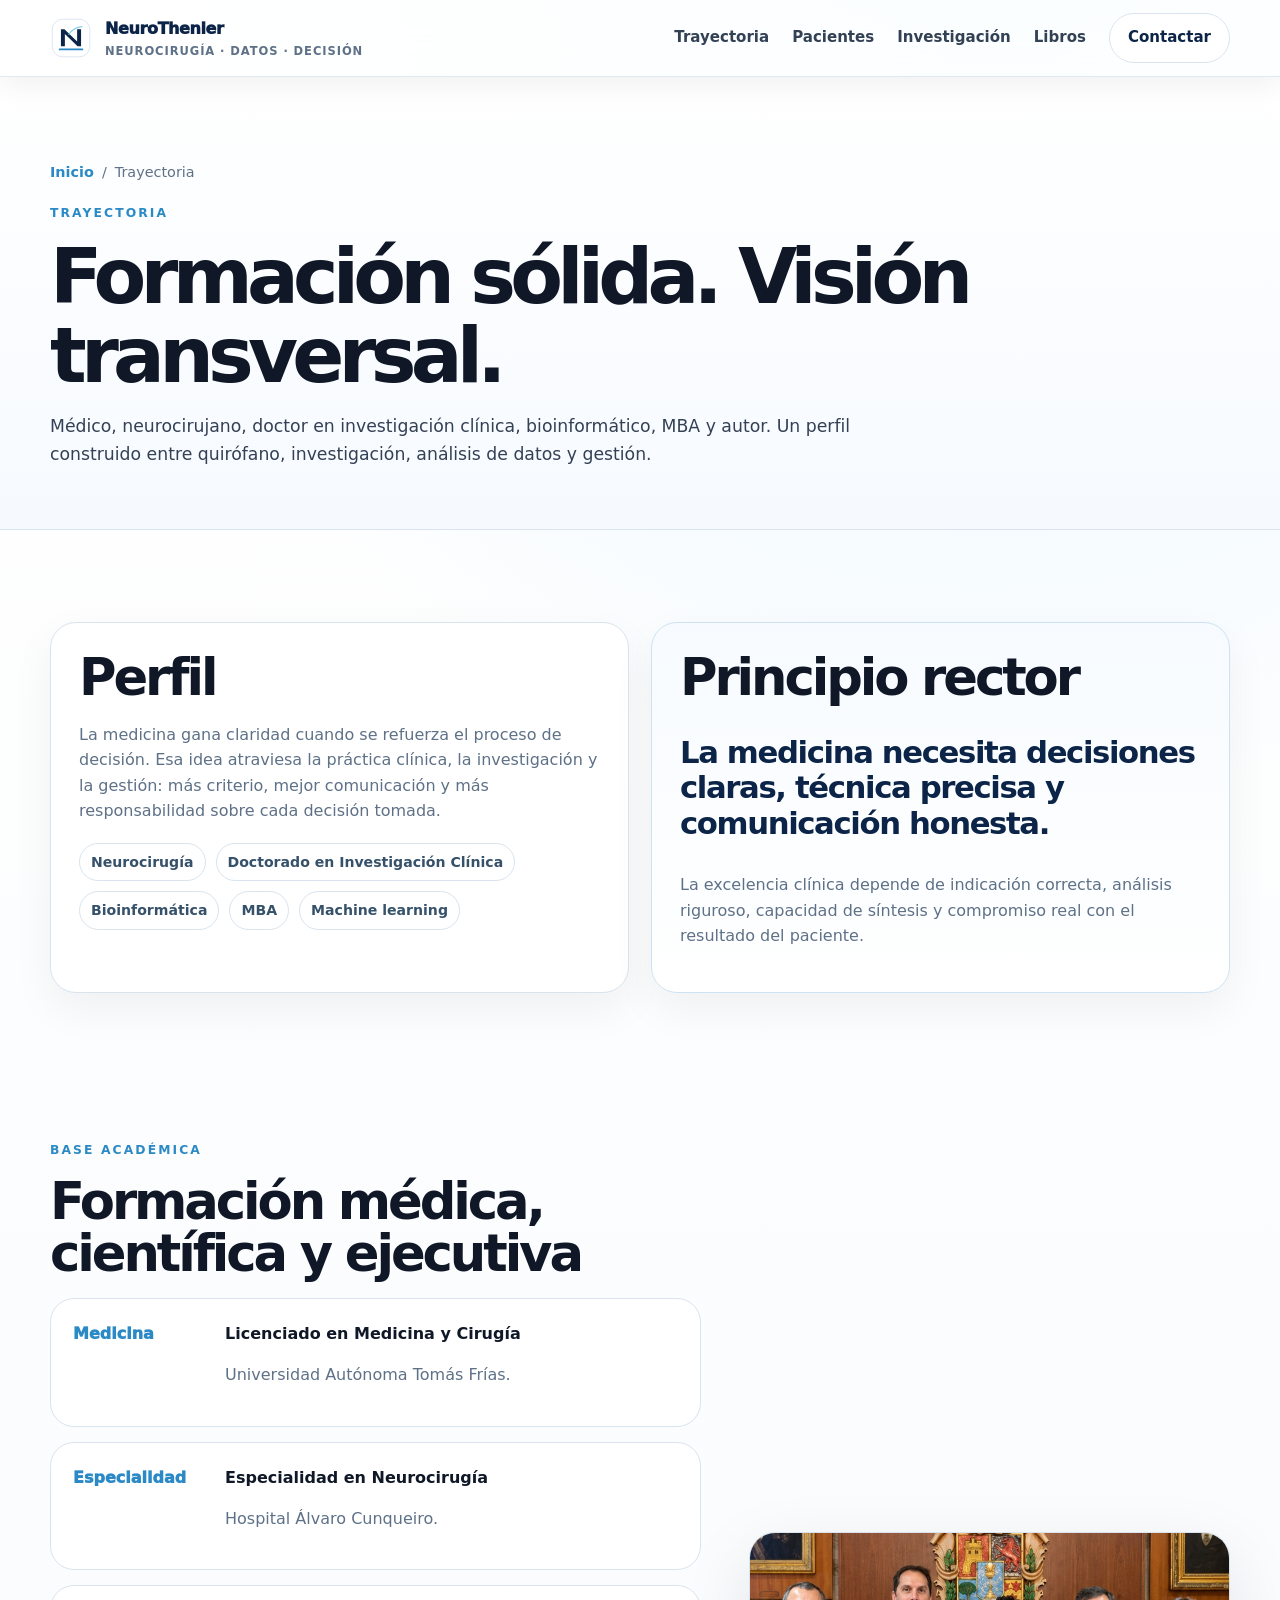
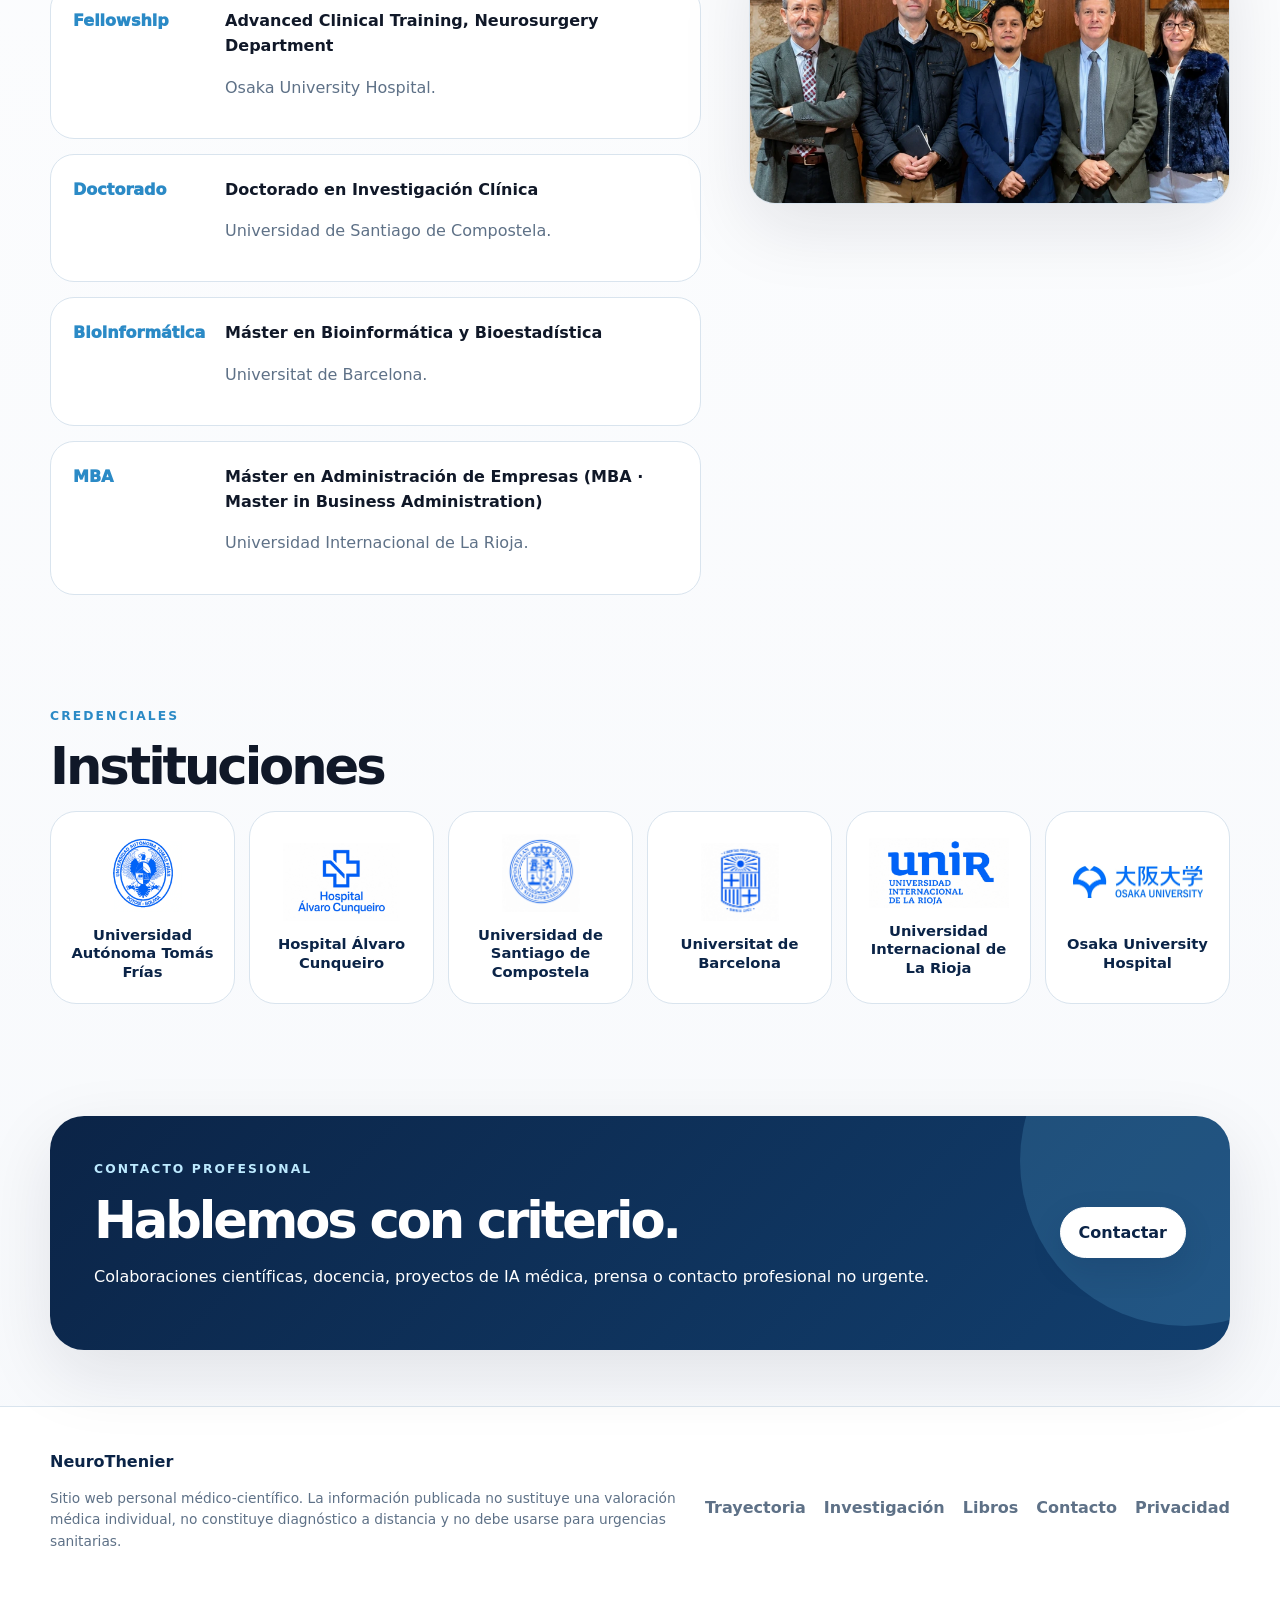
<file: trayectoria/index.html>
<!DOCTYPE html><html lang="es"> <head><meta charset="UTF-8"><meta name="viewport" content="width=device-width, initial-scale=1.0"><title>Trayectoria — NeuroThenier</title><meta name="description" content="Trayectoria profesional, académica y científica del Dr. José Luis Thenier-Villa."><link rel="canonical" href="https://neurothenier.com/trayectoria/"><link rel="icon" href="/favicon.svg" type="image/svg+xml"><meta property="og:type" content="website"><meta property="og:title" content="Trayectoria — NeuroThenier"><meta property="og:description" content="Trayectoria profesional, académica y científica del Dr. José Luis Thenier-Villa."><meta property="og:url" content="https://neurothenier.com/trayectoria/"><meta property="og:image" content="https://neurothenier.com/assets/og-neurothenier.jpg"><meta name="twitter:card" content="summary_large_image"><script type="application/ld+json">{"@context":"https://schema.org","@type":"Person","name":"Dr. José Luis Thenier-Villa","alternateName":"NeuroThenier","jobTitle":"Neurocirujano","url":"https://neurothenier.com","image":"https://neurothenier.com/assets/jose-luis-thenier-profile.webp","knowsAbout":["Neurocirugía","Bioinformática","Bioestadística","Neuroimagen","Machine Learning","Cirugía de columna","Neurooncología","Gestión sanitaria","MBA","Dinámica de fluidos computacional"],"sameAs":["https://scholar.google.com/citations?user=HsTThs4AAAAJ&hl=es","https://www.researchgate.net/profile/Jose-Thenier-Villa","https://www.linkedin.com/in/jose-luis-thenier-villa-0b798397/","https://pubmed.ncbi.nlm.nih.gov/?term=Thenier-Villa+JL&cauthor_id=31351895","https://orcid.org/0000-0001-7012-6328"]}</script><link rel="stylesheet" href="/_astro/contacto.PSpHfiZK.css"></head> <body> <header class="site-header"> <div class="container nav"> <a class="brand" href="/" aria-label="NeuroThenier inicio"> <img src="/brand/neurothenier-mark.svg" width="42" height="42" alt=""> <span>NeuroThenier <small>neurocirugía · datos · decisión</small></span> </a> <nav class="nav-links" aria-label="Navegación principal"> <a href="/trayectoria/">Trayectoria</a> <a href="/pacientes/">Pacientes</a> <a href="/investigacion/">Investigación</a> <a href="/libros/">Libros</a> <a aria-label="Escribir a contacto@neurothenier.com" class="btn secondary" href="mailto:contacto@neurothenier.com?subject=Contacto%20desde%20NeuroThenier">Contactar</a> </nav> </div> </header> <main> <section class="page-hero"> <div class="container"> <div class="breadcrumbs"><a href="/">Inicio</a><span>/</span><span>Trayectoria</span></div> <p class="eyebrow">Trayectoria</p> <h1>Formación sólida. Visión transversal.</h1> <p class="lead">Médico, neurocirujano, doctor en investigación clínica, bioinformático, MBA y autor. Un perfil construido entre quirófano, investigación, análisis de datos y gestión.</p> </div> </section> <section class="section"> <div class="container grid grid-2"> <article class="card"> <h2>Perfil</h2> <p class="muted">La medicina gana claridad cuando se refuerza el proceso de decisión. Esa idea atraviesa la práctica clínica, la investigación y la gestión: más criterio, mejor comunicación y más responsabilidad sobre cada decisión tomada.</p> <div class="badges"><span class="badge">Neurocirugía</span><span class="badge">Doctorado en Investigación Clínica</span><span class="badge">Bioinformática</span><span class="badge">MBA</span><span class="badge">Machine learning</span></div> </article> <article class="card blue"> <h2>Principio rector</h2> <p class="quote">La medicina necesita decisiones claras, técnica precisa y comunicación honesta.</p> <p class="muted">La excelencia clínica depende de indicación correcta, análisis riguroso, capacidad de síntesis y compromiso real con el resultado del paciente.</p> </article> </div> </section> <section class="section-tight"> <div class="container split trajectory-split"> <div> <p class="eyebrow">Base académica</p> <h2>Formación médica, científica y ejecutiva</h2> <div class="timeline"> <div class="timeline-item"><time>Medicina</time><div><strong>Licenciado en Medicina y Cirugía</strong><p class="muted">Universidad Autónoma Tomás Frías.</p></div></div> <div class="timeline-item"><time>Especialidad</time><div><strong>Especialidad en Neurocirugía</strong><p class="muted">Hospital Álvaro Cunqueiro.</p></div></div> <div class="timeline-item"><time>Fellowship</time><div><strong>Advanced Clinical Training, Neurosurgery Department</strong><p class="muted">Osaka University Hospital.</p></div></div> <div class="timeline-item"><time>Doctorado</time><div><strong>Doctorado en Investigación Clínica</strong><p class="muted">Universidad de Santiago de Compostela.</p></div></div> <div class="timeline-item"><time>Bioinformática</time><div><strong>Máster en Bioinformática y Bioestadística</strong><p class="muted">Universitat de Barcelona.</p></div></div> <div class="timeline-item"><time>MBA</time><div><strong>Máster en Administración de Empresas (MBA · Master in Business Administration)</strong><p class="muted">Universidad Internacional de La Rioja.</p></div></div> </div> </div> <div class="media media-landscape trajectory-photo"><img src="/assets/team-recognition-wide.webp" alt="Acto institucional y trayectoria profesional" width="941" height="1672"></div> </div> </section> <section class="section-tight"> <div class="container"> <p class="eyebrow">Credenciales</p> <h2>Instituciones</h2> <div class="affiliation-grid six-up">
        <div class="card clean institution-card"><img class="institution-logo" src="/assets/logo-uatf.webp" alt="Universidad Autónoma Tomás Frías"><strong>Universidad Autónoma Tomás Frías</strong></div>
        <div class="card clean institution-card"><img class="institution-logo" src="/assets/logo-hac-new.webp" alt="Hospital Álvaro Cunqueiro"><strong>Hospital Álvaro Cunqueiro</strong></div>
        <div class="card clean institution-card"><img class="institution-logo" src="/assets/logo-usc-new.webp" alt="Universidad de Santiago de Compostela"><strong>Universidad de Santiago de Compostela</strong></div>
        <div class="card clean institution-card"><img class="institution-logo" src="/assets/logo-ub-new.webp" alt="Universitat de Barcelona"><strong>Universitat de Barcelona</strong></div>
        <div class="card clean institution-card"><img class="institution-logo unir-institution" src="/assets/unir-logo.webp" alt="Universidad Internacional de La Rioja"><strong>Universidad Internacional de La Rioja</strong></div>
        <div class="card clean institution-card"><img class="institution-logo" src="/assets/logo-osaka.webp" alt="Osaka University Hospital"><strong>Osaka University Hospital</strong></div>
      </div></div> </div> </section> <section class="section-tight"> <div class="container cta"> <div> <p class="eyebrow" style="color:#bdeaff">Contacto profesional</p> <h2>Hablemos con criterio.</h2> <p class="muted">Colaboraciones científicas, docencia, proyectos de IA médica, prensa o contacto profesional no urgente.</p> </div> <a aria-label="Escribir a contacto@neurothenier.com" class="btn" href="mailto:contacto@neurothenier.com?subject=Contacto%20desde%20NeuroThenier">Contactar</a> </div> </section> </main> <footer class="footer"> <div class="container footer-grid"> <div> <strong style="color:#0B2447">NeuroThenier</strong> <p class="legal-note">Sitio web personal médico-científico. La información publicada no sustituye una valoración médica individual, no constituye diagnóstico a distancia y no debe usarse para urgencias sanitarias.</p> </div> <div class="footer-links"> <a href="/trayectoria/">Trayectoria</a> <a href="/investigacion/">Investigación</a> <a href="/libros/">Libros</a> <a aria-label="Escribir a contacto@neurothenier.com" href="mailto:contacto@neurothenier.com?subject=Contacto%20desde%20NeuroThenier">Contacto</a> <a href="/privacidad/">Privacidad</a> </div> </div> </footer> </body></html>
</file>
<file: _astro/contacto.PSpHfiZK.css>
:root{--bg:#f7f9fc;--paper:#ffffff;--paper2:#f1f6fb;--text:#101828;--muted:#5e7187;--soft:#344054;--line:#d9e4ee;--line2:#edf2f7;--navy:#0B2447;--blue:#2B8AC6;--blue2:#69C3EE;--cyan:#0EA5E9;--gold:#b88746;--radius:26px;--max:1180px;--shadow:0 24px 70px rgba(16, 24, 40, .1)}*{box-sizing:border-box}html{scroll-behavior:smooth}body{margin:0;background:radial-gradient(circle at 78% -6%,#dff4ff 0,transparent 28%),linear-gradient(180deg,#fff,var(--bg));color:var(--text);font-family:Inter,ui-sans-serif,system-ui,-apple-system,BlinkMacSystemFont,Segoe UI,Roboto,Arial,sans-serif;line-height:1.58;-webkit-font-smoothing:antialiased}a{color:inherit;text-decoration:none}img{max-width:100%;display:block}::selection{background:#c8ecff;color:#08243f}.container{width:min(var(--max),calc(100% - 42px));margin-inline:auto}.section{padding:92px 0}.section-tight{padding:56px 0}.eyebrow{margin:0 0 14px;color:var(--blue);font-size:.77rem;font-weight:900;letter-spacing:.17em;text-transform:uppercase}.lead{font-size:clamp(1.06rem,1.35vw,1.28rem);color:var(--soft);max-width:820px}.muted{color:var(--muted)}.small{font-size:.92rem}.site-header{position:sticky;top:0;z-index:50;background:#ffffffd6;backdrop-filter:blur(18px);border-bottom:1px solid rgba(217,228,238,.82)}.nav{height:76px;display:flex;justify-content:space-between;align-items:center;gap:24px}.brand{display:flex;align-items:center;gap:13px;font-weight:950;color:var(--navy);letter-spacing:-.025em}.brand img{width:42px;height:42px}.brand small{display:block;color:var(--muted);font-size:.72rem;font-weight:800;letter-spacing:.08em;text-transform:uppercase}.nav-links{display:flex;gap:23px;align-items:center;color:#334155;font-size:.94rem;font-weight:760}.nav-links a:hover{color:var(--blue)}.btn{display:inline-flex;align-items:center;justify-content:center;gap:10px;min-height:46px;padding:12px 18px;border-radius:999px;background:var(--navy);border:1px solid var(--navy);color:#fff;font-weight:860;box-shadow:0 12px 30px #0b244726;transition:.18s ease}.btn:hover{transform:translateY(-1px);box-shadow:0 18px 40px #0b244733}.btn.secondary{background:#fff;color:var(--navy);border-color:var(--line);box-shadow:none}.btn.ghost{background:transparent;color:var(--navy);border-color:transparent;box-shadow:none;padding-inline:4px}h1,h2,h3{line-height:1.03;margin:0 0 18px;color:var(--text)}h1{font-size:clamp(3rem,7.1vw,6.7rem);letter-spacing:-.075em}h2{font-size:clamp(2rem,4vw,3.85rem);letter-spacing:-.06em}h3{font-size:1.26rem;letter-spacing:-.035em}.hero{position:relative;padding:92px 0 50px;overflow:hidden}.hero:before{content:"";position:absolute;inset:0;background:linear-gradient(135deg,rgba(11,36,71,.035),transparent 55%);pointer-events:none}.hero-grid{position:relative;display:grid;grid-template-columns:1.05fr .95fr;gap:54px;align-items:center}.hero-title span{display:block;color:var(--blue);font-weight:950}.hero-copy{max-width:700px}.hero-actions{display:flex;gap:14px;flex-wrap:wrap;margin-top:30px}.hero-photo{position:relative;border:1px solid var(--line);background:linear-gradient(180deg,#fff,#eef7fc);border-radius:38px;padding:16px;box-shadow:var(--shadow)}.hero-photo:after{content:"";position:absolute;right:24px;bottom:24px;width:150px;height:150px;border:1px solid rgba(43,138,198,.22);border-radius:32px;z-index:0}.hero-photo img{position:relative;z-index:1;border-radius:28px;aspect-ratio:1/1;object-fit:cover;object-position:center top}.signature-card{position:absolute;left:-24px;bottom:36px;z-index:4;background:#fffffff0;border:1px solid var(--line);box-shadow:0 18px 48px #1018281f;padding:18px 20px;border-radius:22px}.signature-card strong{display:block;color:var(--navy)}.signature-card span{font-size:.88rem;color:var(--muted);font-weight:720}.stats{display:grid;grid-template-columns:repeat(3,1fr);gap:12px;margin-top:32px}.stat{background:#fff;border:1px solid var(--line);border-radius:20px;padding:17px}.stat strong{display:block;color:var(--navy);font-size:1.35rem;letter-spacing:-.03em}.stat span{display:block;color:var(--muted);font-size:.86rem;font-weight:730}.card{background:var(--paper);border:1px solid var(--line);border-radius:var(--radius);padding:28px;box-shadow:0 16px 44px #1018280e}.card.clean{box-shadow:none}.card.blue{background:linear-gradient(180deg,#f7fbff,#fff);border-color:#cde3f4}.card:hover{border-color:#b9d7ed}.grid{display:grid;gap:22px}.grid-2{grid-template-columns:repeat(2,minmax(0,1fr))}.grid-3{grid-template-columns:repeat(3,minmax(0,1fr))}.grid-4{grid-template-columns:repeat(4,minmax(0,1fr))}.number{display:inline-flex;align-items:center;justify-content:center;width:34px;height:34px;border-radius:12px;background:#eaf7ff;color:var(--blue);font-weight:900;margin-bottom:18px}.split{display:grid;grid-template-columns:.96fr 1.04fr;gap:44px;align-items:center}.media{border:1px solid var(--line);border-radius:32px;overflow:hidden;background:#fff;box-shadow:var(--shadow)}.media img{aspect-ratio:16/10;object-fit:cover}.media.tall img{aspect-ratio:4/5}.list{margin:22px 0 0;padding:0;list-style:none;display:grid;gap:12px}.list li{position:relative;padding-left:30px;color:var(--soft)}.list li:before{content:"";position:absolute;left:0;top:.55em;width:11px;height:11px;border-radius:50%;background:linear-gradient(135deg,var(--blue),var(--blue2));box-shadow:0 0 0 5px #eaf7ff}.logo-strip{display:grid;grid-template-columns:repeat(5,1fr);gap:14px;margin-top:28px}.logo-tile{min-height:94px;border-radius:22px;border:1px solid var(--line);background:#fff;display:flex;align-items:center;justify-content:center;text-align:center;padding:16px;color:var(--navy);font-weight:950;letter-spacing:-.02em}.logo-tile span{display:block;color:var(--muted);font-size:.75rem;font-weight:800;text-transform:uppercase;letter-spacing:.1em;margin-top:3px}.page-hero{padding:84px 0 44px;border-bottom:1px solid var(--line);background:linear-gradient(180deg,#fff,#f6faff)}.page-hero h1{font-size:clamp(2.8rem,6vw,5.6rem)}.timeline{display:grid;gap:15px}.timeline-item{display:grid;grid-template-columns:130px 1fr;gap:22px;align-items:start;background:#fff;border:1px solid var(--line);border-radius:24px;padding:22px}.timeline-item time{font-weight:950;color:var(--blue)}.quote{font-size:clamp(1.3rem,2.4vw,2.18rem);line-height:1.16;letter-spacing:-.045em;color:var(--navy);font-weight:860}.badges{display:flex;gap:10px;flex-wrap:wrap;margin-top:20px}.badge{display:inline-flex;align-items:center;min-height:34px;border-radius:999px;border:1px solid var(--line);background:#fff;color:#36516a;padding:7px 11px;font-size:.88rem;font-weight:780}.publication{display:grid;grid-template-columns:78px 160px 1fr;gap:18px;padding:18px 0;border-bottom:1px solid var(--line2);align-items:start}.publication:last-child{border-bottom:0}.publication .year{font-weight:950;color:var(--blue)}.publication .type{font-size:.83rem;font-weight:850;color:#64748b}.publication strong{display:block;line-height:1.35}.publication .venue{display:block;margin-top:4px;color:var(--muted);font-size:.9rem}.book{display:grid;grid-template-columns:280px 1fr;gap:44px;align-items:center}.book-cover{border-radius:20px;box-shadow:var(--shadow);border:1px solid var(--line);background:#fff}.cta{display:grid;grid-template-columns:1fr auto;gap:30px;align-items:center;background:linear-gradient(135deg,#0b2447,#123f6e);color:#fff;border-radius:34px;padding:44px;box-shadow:var(--shadow);overflow:hidden;position:relative}.cta:after{content:"";position:absolute;right:-120px;top:-120px;width:330px;height:330px;border-radius:50%;background:#69c3ee2e}.cta h2,.cta p{color:#fff}.cta .btn{background:#fff;color:var(--navy);border-color:#fff}.contact-box{font-size:1.08rem}.notice{border-left:4px solid var(--blue);background:#eef8ff;border-radius:16px;padding:16px 18px;color:#23445f}.footer{border-top:1px solid var(--line);padding:42px 0;color:var(--muted);background:#fff}.footer-grid{display:grid;grid-template-columns:1fr auto;gap:26px;align-items:center}.footer-links{display:flex;gap:18px;flex-wrap:wrap;font-weight:750}.legal-note{font-size:.86rem;max-width:860px}.kicker-card{border:1px solid #bfdcf2;border-radius:28px;background:linear-gradient(180deg,#f3fbff,#fff);padding:26px}.two-line{max-width:780px}.mini-img{height:54px;object-fit:contain;margin-bottom:16px;max-width:190px}.affiliation-grid{display:grid;grid-template-columns:repeat(3,1fr);gap:16px}.affiliation-grid .card{min-height:154px}.breadcrumbs{display:flex;gap:8px;color:var(--muted);font-size:.9rem;margin-bottom:20px}.breadcrumbs a{color:var(--blue);font-weight:760}@media(max-width:960px){.nav{height:auto;padding:14px 0}.nav-links{display:none}.hero{padding-top:54px}.hero-grid,.split,.grid-2,.grid-3,.grid-4,.book,.cta,.footer-grid,.affiliation-grid{grid-template-columns:1fr}.logo-strip{grid-template-columns:repeat(2,1fr)}.stats{grid-template-columns:1fr}.signature-card{position:static;margin-top:12px}.publication{grid-template-columns:1fr;gap:3px}.timeline-item{grid-template-columns:1fr}.section{padding:64px 0}.container{width:min(var(--max),calc(100% - 28px))}h1{font-size:clamp(2.6rem,17vw,4.8rem)}.hero-photo{border-radius:28px;padding:10px}.hero-photo img{border-radius:20px}.cta{padding:30px}.page-hero{padding:58px 0 34px}}.motto{margin:22px 0 0;padding:18px 20px;border-left:4px solid var(--blue);background:#eef8ff;border-radius:18px;color:#183b56;font-weight:820;max-width:760px}.hero-photo.compact-photo{max-width:520px;margin-left:auto}.hero-photo.compact-photo img{aspect-ratio:1/1;object-fit:contain;object-position:center bottom;background:#fff;padding:0;border-radius:28px}.text-logo{display:inline-flex;align-items:center;justify-content:center;height:54px;min-width:112px;margin-bottom:16px;border-radius:14px;background:#eef8ff;color:var(--navy);font-weight:950;letter-spacing:.12em}.link-badges .badge:hover,.logo-tile:hover{border-color:#9fd0ee;box-shadow:0 14px 34px #2b8ac61a;transform:translateY(-1px)}.mini-list{display:grid;gap:12px;margin-top:22px}.mini-row{display:grid;grid-template-columns:78px 1fr;gap:14px;padding:16px;border:1px solid var(--line);border-radius:18px;background:#fff}.mini-row span{font-weight:950;color:var(--blue)}.mini-row strong{line-height:1.35;color:var(--navy)}.talk-grid{display:grid;grid-template-columns:repeat(2,minmax(0,1fr));gap:16px;margin-top:28px}.talk-card{min-height:150px}.talk-card strong{display:block;line-height:1.34;color:var(--navy);font-size:1.04rem}.talk-card span{display:block;margin-top:12px;color:var(--muted);font-weight:760}.reverse-book{grid-template-columns:1fr 280px}.dark-cover{background:#111;border-color:#263241}.book-cover{aspect-ratio:4/5;object-fit:cover}.publication-list{overflow:hidden}@media(max-width:960px){.hero-photo.compact-photo{max-width:100%;margin-left:0}.talk-grid,.reverse-book{grid-template-columns:1fr}.book-cover{width:100%;max-width:360px;margin-inline:auto}}.hero-photo.compact-photo{max-width:500px;margin-left:auto}.hero-photo.compact-photo img{aspect-ratio:1/1;object-fit:cover;object-position:center 22%;background:#fff;padding:0;border-radius:28px}.media-portrait img{aspect-ratio:4/5;object-fit:cover;object-position:center top}.split.split-image-right{grid-template-columns:1.04fr .96fr}.quote-block{padding:34px 36px;text-align:center}.quote-block .quote{max-width:920px;margin:0 auto;color:var(--navy)}.quote-sign{margin:18px 0 0;color:var(--muted);font-weight:820}.affiliation-grid.five-up{grid-template-columns:repeat(5,minmax(0,1fr))}.simple-inst{display:flex;align-items:center;justify-content:center;text-align:center;min-height:138px}.simple-inst strong{font-size:1rem;line-height:1.35;color:var(--navy)}.logo-inst{display:flex;flex-direction:column;justify-content:center;align-items:center;text-align:center;gap:10px}.logo-inst .mini-img{max-width:180px;height:auto;margin:0}.book.book-wide{grid-template-columns:minmax(320px,420px) 1fr;gap:52px;align-items:center}.reverse-book.book-wide{grid-template-columns:1fr minmax(320px,420px)}.media-book{display:flex;align-items:center;justify-content:center;padding:18px;background:#fff}.media-book.dark-book{background:#13161c;border-color:#28313a}.book-art{width:100%;height:auto;max-width:360px;aspect-ratio:auto;object-fit:contain;border-radius:14px}.research-split .logo-strip{grid-template-columns:repeat(5,1fr)}@media(max-width:1200px){.affiliation-grid.five-up{grid-template-columns:repeat(3,minmax(0,1fr))}}@media(max-width:960px){.split.split-image-right,.book.book-wide,.reverse-book.book-wide,.affiliation-grid.five-up{grid-template-columns:1fr}.media-book{padding:14px}.book-art{max-width:340px}}

/* v4 clinical/professional refinements */
.motto{font-size:1.04rem}
.media-landscape img{aspect-ratio:16/10;object-fit:cover}
.trajectory-split{grid-template-columns:1fr 1.1fr}
.trajectory-photo img{object-position:center 38%}
.research-split-wide{grid-template-columns:1fr 1.12fr}
.media-research img{aspect-ratio:16/11;object-fit:cover;object-position:center 32%}
.affiliation-grid.six-up{grid-template-columns:repeat(6,minmax(0,1fr));gap:14px}
.institution-card{display:flex;flex-direction:column;align-items:center;justify-content:center;gap:14px;text-align:center;min-height:190px;padding:22px 18px}
.institution-card strong{font-size:.92rem;line-height:1.25;color:var(--navy)}
.institution-logo{height:78px;width:100%;max-width:130px;object-fit:contain;margin:0 auto}
.unir-institution{max-width:150px;height:70px}
@media(max-width:1180px){.affiliation-grid.six-up{grid-template-columns:repeat(3,minmax(0,1fr))}.research-split-wide,.trajectory-split{grid-template-columns:1fr}}
@media(max-width:640px){.affiliation-grid.six-up{grid-template-columns:1fr}.media-research img,.media-landscape img{aspect-ratio:4/3}.institution-card{min-height:160px}}


/* v5 investigation and trajectory refinements */
.external-profiles-card{display:flex;flex-direction:column;justify-content:center}
.research-profile-links{
  display:grid;
  grid-template-columns:repeat(3,minmax(0,1fr));
  gap:10px;
  align-items:stretch;
}
.research-profile-links .badge{
  justify-content:center;
  text-align:center;
  min-height:42px;
  white-space:nowrap;
}
.research-image-breathe{
  grid-template-columns:.9fr 1.25fr;
  align-items:center;
}
.media-research img{
  aspect-ratio:16/9 !important;
  width:100%;
  object-fit:cover;
  object-position:center 28%;
}
.research-split-wide .logo-strip{
  grid-template-columns:repeat(3,1fr);
}
.trajectory-split{
  grid-template-columns:.95fr 1.2fr;
}
.trajectory-photo img{
  aspect-ratio:16/9 !important;
  object-position:center 38%;
}
@media(max-width:960px){
  .research-image-breathe,.trajectory-split{grid-template-columns:1fr}
  .research-profile-links{grid-template-columns:repeat(2,minmax(0,1fr))}
  .research-split-wide .logo-strip{grid-template-columns:repeat(2,1fr)}
}
@media(max-width:520px){
  .research-profile-links{grid-template-columns:1fr}
}


/* v6 mobile polish: compact images and visible sticky mobile bar */
.site-header{
  box-shadow:0 8px 28px rgba(16,24,40,.06);
}
@media(max-width:960px){
  .site-header{
    position:sticky;
    top:0;
    z-index:100;
    background:rgba(255,255,255,.96);
    backdrop-filter:blur(16px);
  }
  .nav{
    min-height:62px;
    height:auto;
    padding:10px 0 8px;
    display:grid;
    grid-template-columns:1fr;
    gap:10px;
  }
  .brand{
    justify-content:center;
    gap:10px;
  }
  .brand img{
    width:34px;
    height:34px;
  }
  .brand span{
    font-size:1.05rem;
    line-height:1.05;
    text-align:left;
  }
  .brand small{
    font-size:.58rem;
    letter-spacing:.06em;
    white-space:nowrap;
  }
  .nav-links{
    display:flex;
    width:100%;
    overflow-x:auto;
    gap:8px;
    padding:0 2px 4px;
    scrollbar-width:none;
    -webkit-overflow-scrolling:touch;
    justify-content:flex-start;
  }
  .nav-links::-webkit-scrollbar{display:none}
  .nav-links a{
    flex:0 0 auto;
    min-height:34px;
    display:inline-flex;
    align-items:center;
    justify-content:center;
    border:1px solid var(--line);
    border-radius:999px;
    background:#fff;
    padding:7px 12px;
    font-size:.78rem;
    font-weight:820;
    color:var(--navy);
    white-space:nowrap;
    box-shadow:0 8px 18px rgba(16,24,40,.045);
  }
  .nav-links .btn.secondary{
    min-height:34px;
    padding:7px 12px;
    box-shadow:0 8px 18px rgba(16,24,40,.045);
    background:var(--navy);
    color:#fff;
    border-color:var(--navy);
  }

  .hero{
    padding:34px 0 28px;
  }
  .hero-grid{
    gap:24px;
  }
  .hero-copy{
    text-align:left;
  }
  .hero-actions{
    margin-top:20px;
  }
  .motto{
    font-size:.96rem;
    padding:14px 16px;
  }
  .stats{
    gap:9px;
    margin-top:22px;
  }
  .stat{
    padding:13px 14px;
  }
  .stat strong{
    font-size:1.12rem;
  }

  /* Compact all image panels on mobile; no more huge vertical blocks */
  .hero-photo.compact-photo,
  .media,
  .media-portrait,
  .media-landscape,
  .media-research,
  .trajectory-photo,
  .media-book{
    width:min(100%, 340px);
    max-width:340px;
    margin-left:auto;
    margin-right:auto;
    border-radius:24px;
  }
  .hero-photo.compact-photo{
    padding:9px;
  }
  .hero-photo.compact-photo img{
    aspect-ratio:1/1;
    object-fit:cover;
    object-position:center 22%;
    border-radius:18px;
  }
  .media img,
  .media-portrait img,
  .media-landscape img,
  .media-research img,
  .trajectory-photo img{
    aspect-ratio:4/3 !important;
    width:100%;
    height:auto;
    object-fit:cover;
    border-radius:0;
  }
  .media-portrait img{
    object-position:center 26%;
  }
  .media-research img{
    object-position:center 25%;
  }
  .trajectory-photo img{
    object-position:center 38%;
  }
  .media-book{
    padding:12px;
  }
  .book-art{
    max-width:240px;
  }
  .book.book-wide,
  .reverse-book.book-wide{
    gap:24px;
  }

  .split,
  .split.split-image-right,
  .research-image-breathe,
  .research-split-wide,
  .trajectory-split{
    gap:28px;
  }
  .section{
    padding:52px 0;
  }
  .section-tight{
    padding:38px 0;
  }
  .card{
    padding:22px;
    border-radius:22px;
  }
  .page-hero h1{
    font-size:clamp(2.25rem,12vw,3.8rem);
  }
  .page-hero .lead,
  .lead{
    font-size:1.02rem;
  }
  .quote-block{
    padding:26px 22px;
  }
  .quote-block .quote{
    font-size:1.32rem;
  }
  .cta{
    padding:24px;
    border-radius:26px;
    text-align:left;
  }
  .publication{
    padding:15px 0;
  }
}

@media(max-width:520px){
  .container{
    width:min(var(--max),calc(100% - 24px));
  }
  .hero-photo.compact-photo,
  .media,
  .media-portrait,
  .media-landscape,
  .media-research,
  .trajectory-photo,
  .media-book{
    width:min(100%, 300px);
    max-width:300px;
  }
  .book-art{
    max-width:210px;
  }
  .brand span{
    font-size:1rem;
  }
  .brand small{
    font-size:.54rem;
  }
  .nav-links a{
    font-size:.74rem;
    padding:7px 10px;
  }
}


/* v7 homepage hero mobile correction */
@media(max-width:960px){
  .hero .hero-grid{
    gap:18px;
  }

  .hero .hero-photo.compact-photo{
    width:220px !important;
    max-width:220px !important;
    padding:7px !important;
    border-radius:22px !important;
    margin-top:4px;
    box-shadow:0 14px 34px rgba(16,24,40,.08);
  }

  .hero .hero-photo.compact-photo::after{
    display:none;
  }

  .hero .hero-photo.compact-photo img{
    width:100%;
    aspect-ratio:4/5 !important;
    height:auto;
    object-fit:contain !important;
    object-position:center center !important;
    background:#fff;
    border-radius:16px !important;
  }

  .hero .signature-card{
    position:static !important;
    margin-top:8px !important;
    padding:10px 12px !important;
    border-radius:16px !important;
    text-align:center;
    box-shadow:0 10px 24px rgba(16,24,40,.08);
  }

  .hero .signature-card strong{
    font-size:.86rem;
  }

  .hero .signature-card span{
    font-size:.72rem;
    line-height:1.25;
  }
}

@media(max-width:520px){
  .hero .hero-photo.compact-photo{
    width:190px !important;
    max-width:190px !important;
  }

  .hero .hero-photo.compact-photo img{
    aspect-ratio:4/5 !important;
  }

  .hero .signature-card{
    padding:9px 10px !important;
  }
}


/* v8 desktop image discipline: smaller visual panels, more room for text */
@media(min-width:961px){
  .split{
    grid-template-columns:.72fr 1.28fr;
    gap:34px;
  }

  .split.split-image-right{
    grid-template-columns:1.28fr .72fr;
    gap:34px;
  }

  .research-split-wide,
  .research-image-breathe{
    grid-template-columns:1.32fr .68fr !important;
    gap:34px;
  }

  .trajectory-split{
    grid-template-columns:1.25fr .75fr !important;
    gap:34px;
  }

  .media:not(.media-book){
    max-width:70%;
  }

  .split .media:not(.media-book):first-child{
    margin-right:auto;
  }

  .split .media:not(.media-book):last-child,
  .split-image-right .media:not(.media-book):last-child,
  .research-split-wide .media:not(.media-book):last-child,
  .trajectory-split .media:not(.media-book):last-child{
    margin-left:auto;
  }

  .media-portrait img,
  .media-landscape img,
  .media-research img,
  .trajectory-photo img{
    aspect-ratio:4/3 !important;
    object-fit:cover;
  }

  .media-research img{
    object-position:center 28%;
  }

  .trajectory-photo img{
    object-position:center 38%;
  }

  .book.book-wide{
    grid-template-columns:300px 1fr;
  }

  .reverse-book.book-wide{
    grid-template-columns:1fr 300px;
  }

  .book-art{
    max-width:260px;
  }

  .hero-photo.compact-photo{
    max-width:420px;
  }
}

@media(min-width:1200px){
  .media:not(.media-book){
    max-width:68%;
  }

  .hero-photo.compact-photo{
    max-width:400px;
  }
}


/* v9 desktop image redesign: wide and short image panels, no narrow columns */
@media(min-width:961px){
  .split{
    grid-template-columns:.82fr 1.18fr !important;
    gap:42px !important;
    align-items:center !important;
  }

  .split.split-image-right{
    grid-template-columns:1.18fr .82fr !important;
    gap:42px !important;
    align-items:center !important;
  }

  .research-split-wide,
  .research-image-breathe{
    grid-template-columns:1.2fr .8fr !important;
    gap:42px !important;
    align-items:center !important;
  }

  .trajectory-split{
    grid-template-columns:1.15fr .85fr !important;
    gap:42px !important;
    align-items:center !important;
  }

  .media:not(.media-book),
  .media-portrait,
  .media-landscape,
  .media-research,
  .trajectory-photo{
    width:100% !important;
    max-width:100% !important;
    margin-left:0 !important;
    margin-right:0 !important;
  }

  .split .media:not(.media-book):last-child,
  .split-image-right .media:not(.media-book):last-child,
  .research-split-wide .media:not(.media-book):last-child,
  .trajectory-split .media:not(.media-book):last-child{
    margin-left:0 !important;
  }

  .media:not(.media-book) img,
  .media-portrait img,
  .media-landscape img,
  .media-research img,
  .trajectory-photo img{
    aspect-ratio:16/9 !important;
    width:100% !important;
    height:auto !important;
    object-fit:cover !important;
    object-position:center center !important;
  }

  .media{
    border-radius:26px !important;
  }

  .hero-photo.compact-photo{
    max-width:390px !important;
  }

  .book .media,
  .book .media-book,
  .book-art{
    max-width:inherit;
  }
}

@media(min-width:1200px){
  .split,
  .split.split-image-right,
  .research-split-wide,
  .research-image-breathe,
  .trajectory-split{
    gap:48px !important;
  }
}


/* v10 desktop homepage hero frame refinement */
@media(min-width:961px){
  .hero-grid{
    grid-template-columns:1.22fr .78fr !important;
    gap:44px !important;
    align-items:center !important;
  }

  .hero-copy{
    max-width:760px;
  }

  .hero-photo.compact-photo{
    max-width:340px !important;
    width:100% !important;
    margin-left:auto !important;
    padding:10px !important;
    border-radius:30px !important;
    border:1px solid #dbe4ef !important;
    background:linear-gradient(180deg,#ffffff 0%,#f7faff 100%) !important;
    box-shadow:0 14px 36px rgba(16,24,40,.07) !important;
  }

  .hero-photo.compact-photo img{
    aspect-ratio:4/5 !important;
    width:100% !important;
    height:auto !important;
    object-fit:contain !important;
    object-position:center 18% !important;
    background:#fff !important;
    border-radius:22px !important;
  }

  .signature-card{
    left:50% !important;
    right:auto !important;
    bottom:14px !important;
    transform:translateX(-50%) !important;
    width:calc(100% - 36px) !important;
    max-width:270px !important;
    padding:12px 14px !important;
    border-radius:18px !important;
    text-align:center !important;
    box-shadow:0 12px 28px rgba(16,24,40,.10) !important;
    background:rgba(255,255,255,.94) !important;
    backdrop-filter:blur(10px);
  }

  .signature-card strong{
    font-size:.92rem !important;
    line-height:1.15 !important;
  }

  .signature-card span{
    font-size:.76rem !important;
    line-height:1.25 !important;
  }
}

@media(min-width:1200px){
  .hero-photo.compact-photo{
    max-width:320px !important;
  }
  .hero-grid{
    grid-template-columns:1.26fr .74fr !important;
    gap:48px !important;
  }
}


/* v12 CTA click fix:
   The decorative pseudo-element in .cta must not intercept clicks.
   Keep CTA content above the decoration. */
.cta:after{pointer-events:none!important}
.cta>*{position:relative;z-index:1}
.cta a,.cta .btn{pointer-events:auto!important;position:relative;z-index:2}

/* v13 Pacientes section */
.patient-actions{margin-top:28px;display:flex;gap:14px;flex-wrap:wrap}
.email-panel{margin-top:24px;padding:18px 20px;border:1px solid var(--line);border-radius:20px;background:#fff;box-shadow:0 12px 30px rgba(16,24,40,.06)}
.email-panel a{color:var(--blue);font-weight:900}
.service-grid{margin-top:34px}
.mini-list{margin:18px 0 0;padding-left:18px;color:var(--muted)}
.mini-list li{margin:8px 0}
.technology-card{background:linear-gradient(180deg,#f7fbff,#fff);border-color:#cde3f4}
.tech-tags{display:flex;gap:10px;flex-wrap:wrap;margin-top:26px}
.tech-tags span{display:inline-flex;align-items:center;border:1px solid var(--line);background:#fff;border-radius:999px;padding:9px 12px;color:#344054;font-weight:800;font-size:.92rem}
.patient-notice{font-size:.98rem}
.text-link{color:var(--blue);font-weight:900}
@media (max-width: 720px){
  .patient-actions{display:grid;grid-template-columns:1fr}
  .tech-tags span{width:100%;justify-content:center}
}


/* v14 pacientes image frame refinement */
.patients-photo{max-width:440px;margin-left:auto}
.patients-photo img{aspect-ratio:4/3 !important;object-fit:cover;object-position:center center !important;display:block}
@media(min-width:961px){
  .split.split-image-right .patients-photo{max-width:420px}
}
@media(min-width:1200px){
  .split.split-image-right .patients-photo{max-width:400px}
}
@media(max-width:520px){
  .patients-photo{width:min(100%,300px)!important;max-width:300px!important;margin-inline:auto}
}

/* v16 menu + conceptual neurocirugia */
.card .text-link{display:inline-flex;margin-top:8px;color:var(--blue);font-weight:900;text-decoration:none}
.card .text-link:hover{text-decoration:underline}
@media(max-width:960px){
  .nav-links a[href="/neurocirugia/"]{display:none}
}
</file>
